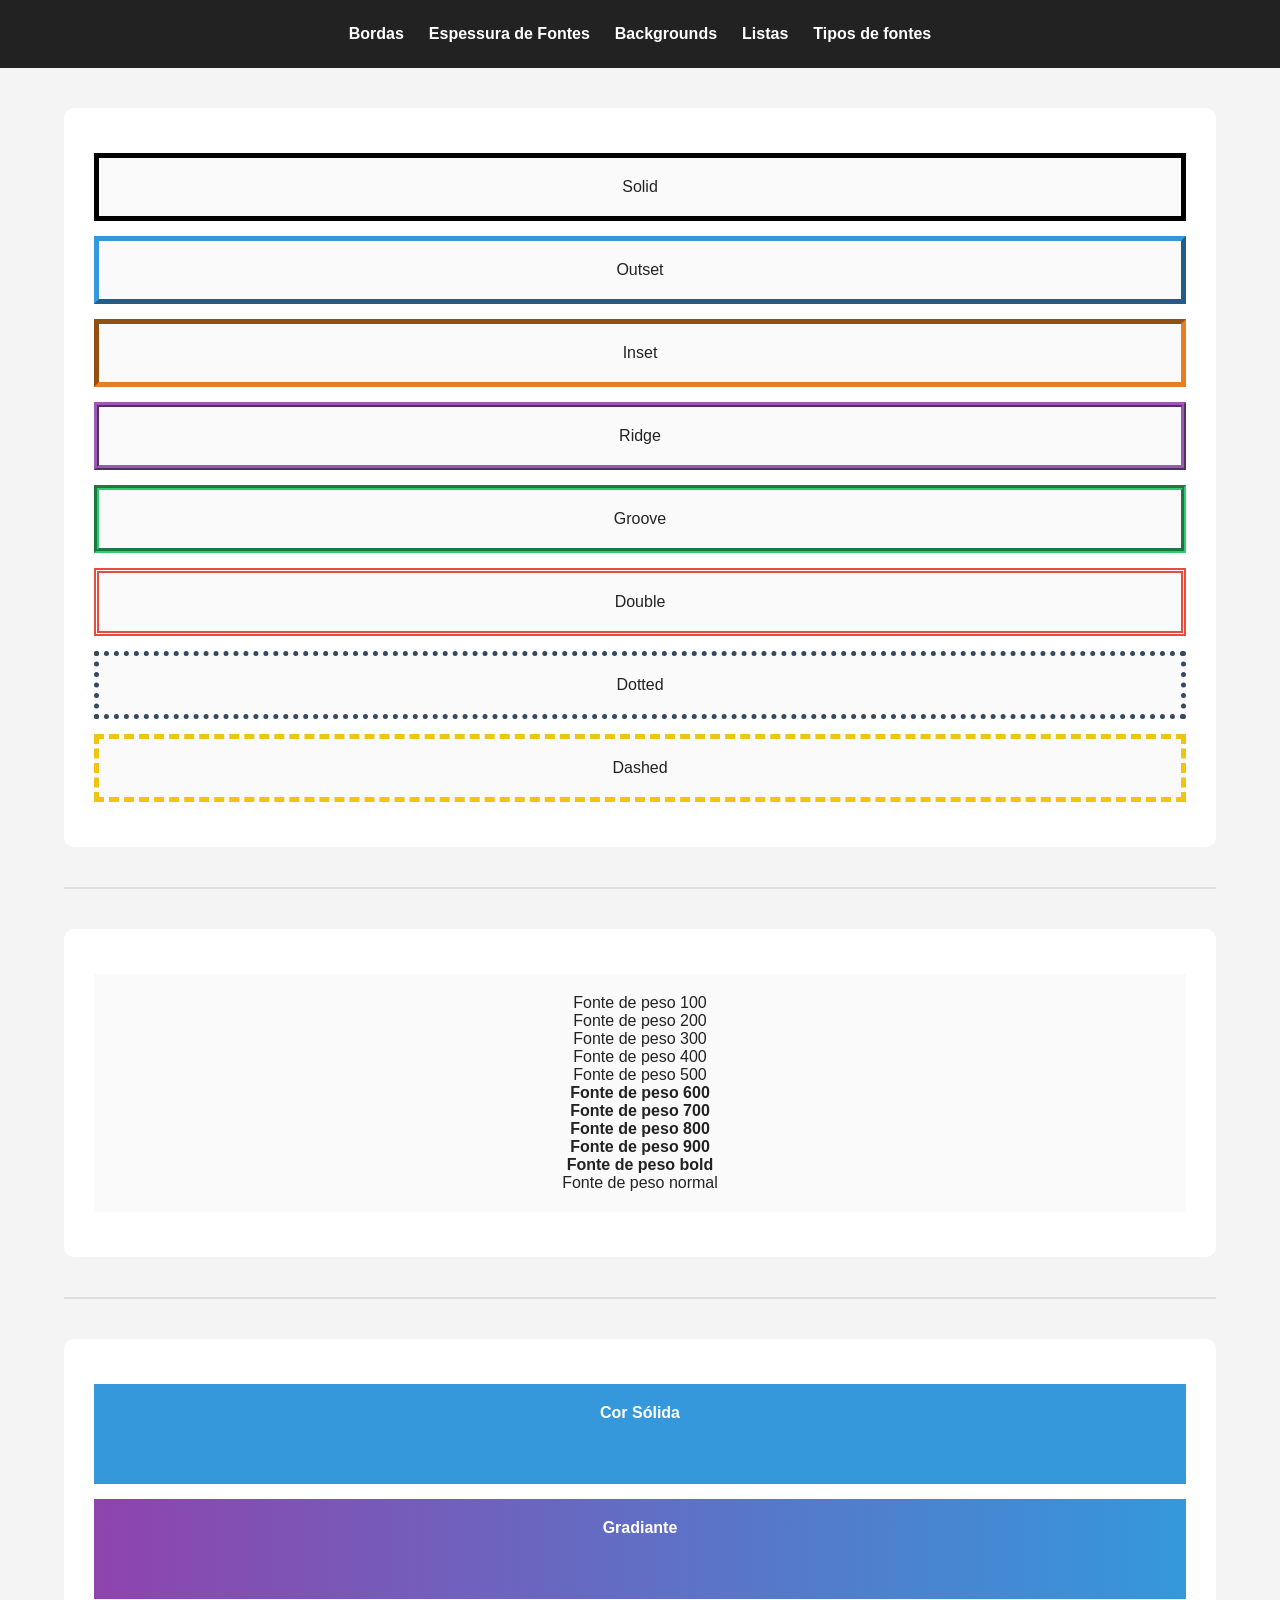
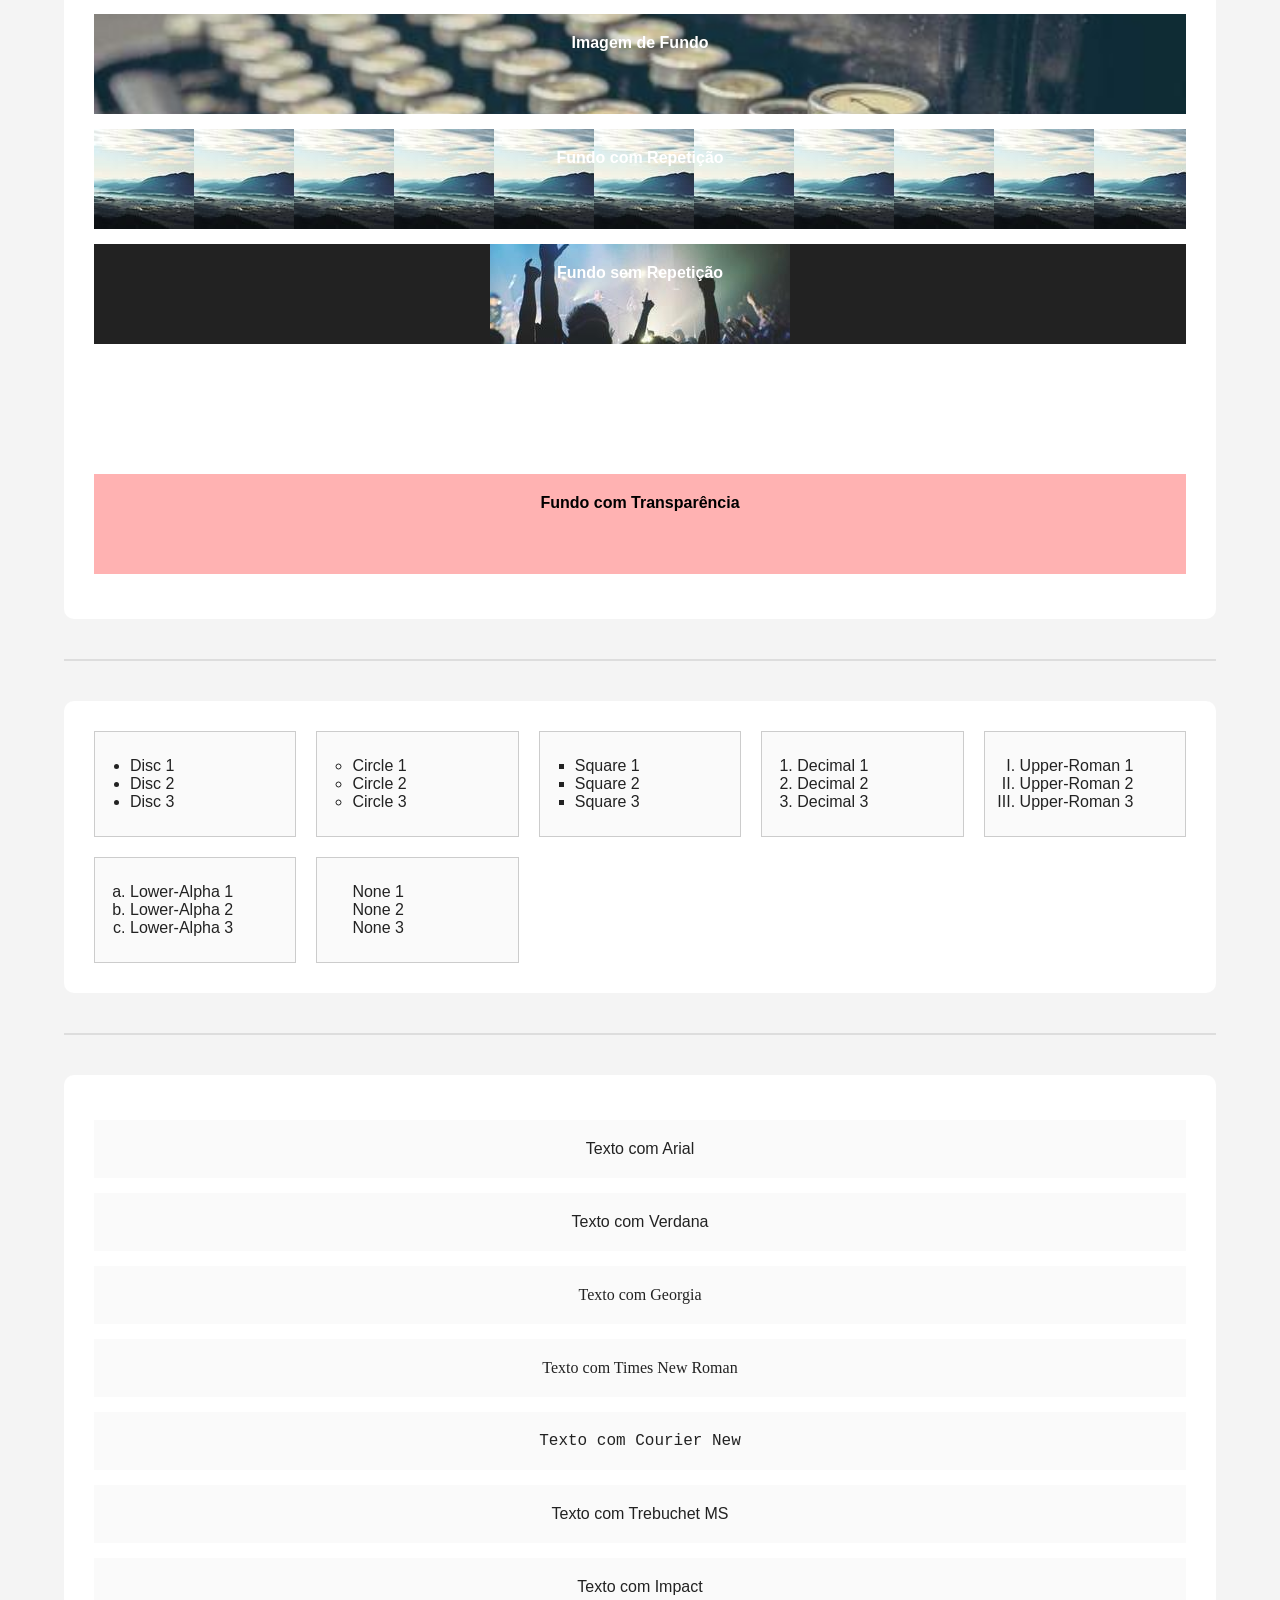
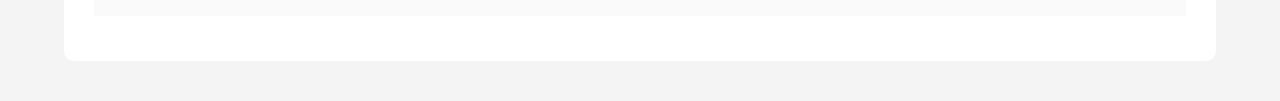
<file: atividade_final_css/index.html>
<!DOCTYPE html>
<html lang="pt-br">
<head>
    <meta charset="UTF-8">
    <meta name="viewport" content="width=device-width, initial-scale=1.0">
    <title>Atividade final de CSS</title>
    <link rel="stylesheet" href="style/style.css">
</head>
<body>
    <header>
        <nav>
            <ul>
                <li><a href="#bordas">Bordas</a></li>
                <li><a href="#espessura-fontes">Espessura de Fontes</a></li>
                <li><a href="#backgrounds">Backgrounds</a></li>
                <li><a href="#listas">Listas</a></li>
                <li><a href="#tipos-fontes">Tipos de fontes</a></li>
            </ul>
        </nav>
    </header>

    <main>
        <section id="bordas" class="secao bordas">
            <article>
                <p>Solid</p>
            </article>
            <article>
              <p>Outset</p>
            </article>
            <article>
                <p>Inset</p>
            </article>
            <article>
                <p>Ridge</p>
            </article>
            <article>
                <p>Groove</p>
            </article>
            <article>
                <p>Double</p>
            </article>
            <article>
                <p>Dotted</p>
            </article>
            <article>
                <p>Dashed</p>
            </article>
        </section>

        <hr>

        <section id="espessura-fontes" class="secao espessura-fontes">
            <article>
                <p class="peso-100">Fonte de peso 100</p>
                <p class="peso-200">Fonte de peso 200</p>
                <p class="peso-300">Fonte de peso 300</p>
                <p class="peso-400">Fonte de peso 400</p>
                <p class="peso-500">Fonte de peso 500</p>
                <p class="peso-600">Fonte de peso 600</p>
                <p class="peso-700">Fonte de peso 700</p>
                <p class="peso-800">Fonte de peso 800</p>
                <p class="peso-900">Fonte de peso 900</p>
                <p class="peso-bold">Fonte de peso bold</p>
                <p class="peso-normal">Fonte de peso normal</p>
            </article>
        </section>

        <hr>

        <section id="backgrounds" class="secao backgrounds">
            <article>
                <p>Cor Sólida</p>
            </article>
            <article>
                <p>Gradiante</p>
            </article>
            <article>
                <p>Imagem de Fundo</p>
            </article>
            <article>
                <p>Fundo com Repetição</p>
            </article>
            <article>
                <p>Fundo sem Repetição</p>
            </article>
            <article>
                <p>Fundo Fixo </p>
            </article>
            <article>
                <p>Fundo com Transparência</p>
            </article>
        </section>

        <hr>

        <section id="listas"  class="secao listas">
            <ul>
                <li>Disc 1 </li>
                <li>Disc 2</li>
                <li>Disc 3 </li>
            </ul>
            <ul>
                <li>Circle 1</li>
                <li>Circle 2</li>
                <li>Circle 3</li>
            </ul>
            <ul>
                <li>Square 1</li>
                <li>Square 2</li>
                <li>Square 3</li>
            </ul>
            <ul>
                <li>Decimal 1</li>
                <li>Decimal 2</li>
                <li>Decimal 3</li>
            </ul>
            <ul>
                <li>Upper-Roman 1</li>
                <li>Upper-Roman 2</li>
                <li>Upper-Roman 3</li>
            </ul>
            <ul>
                <li>Lower-Alpha 1</li>
                <li>Lower-Alpha 2</li>
                <li>Lower-Alpha 3</li>
            </ul>
            <ul>
                <li>None 1</li>
                <li>None 2</li>
                <li>None 3</li>
            </ul>

        </section>
        <hr>

        <section id="tipos-fontes"  class="secao tipos-fontes">
            <article>
                <p>Texto com Arial</p>
            </article> 
            <article>
                <p>Texto com Verdana</p>
            </article>
            <article>
                <p>Texto com Georgia</p>
            </article>
            <article>
                <p>Texto com Times New Roman</p>
            </article>
            <article>
                <p>Texto com Courier New</p>
            </article>
            <article>
                <p>Texto com Trebuchet MS</p>
            </article>
            <article>
                <p>Texto com Impact</p>
            </article>

        </section>
    </main>
</body>
</html>
</file>
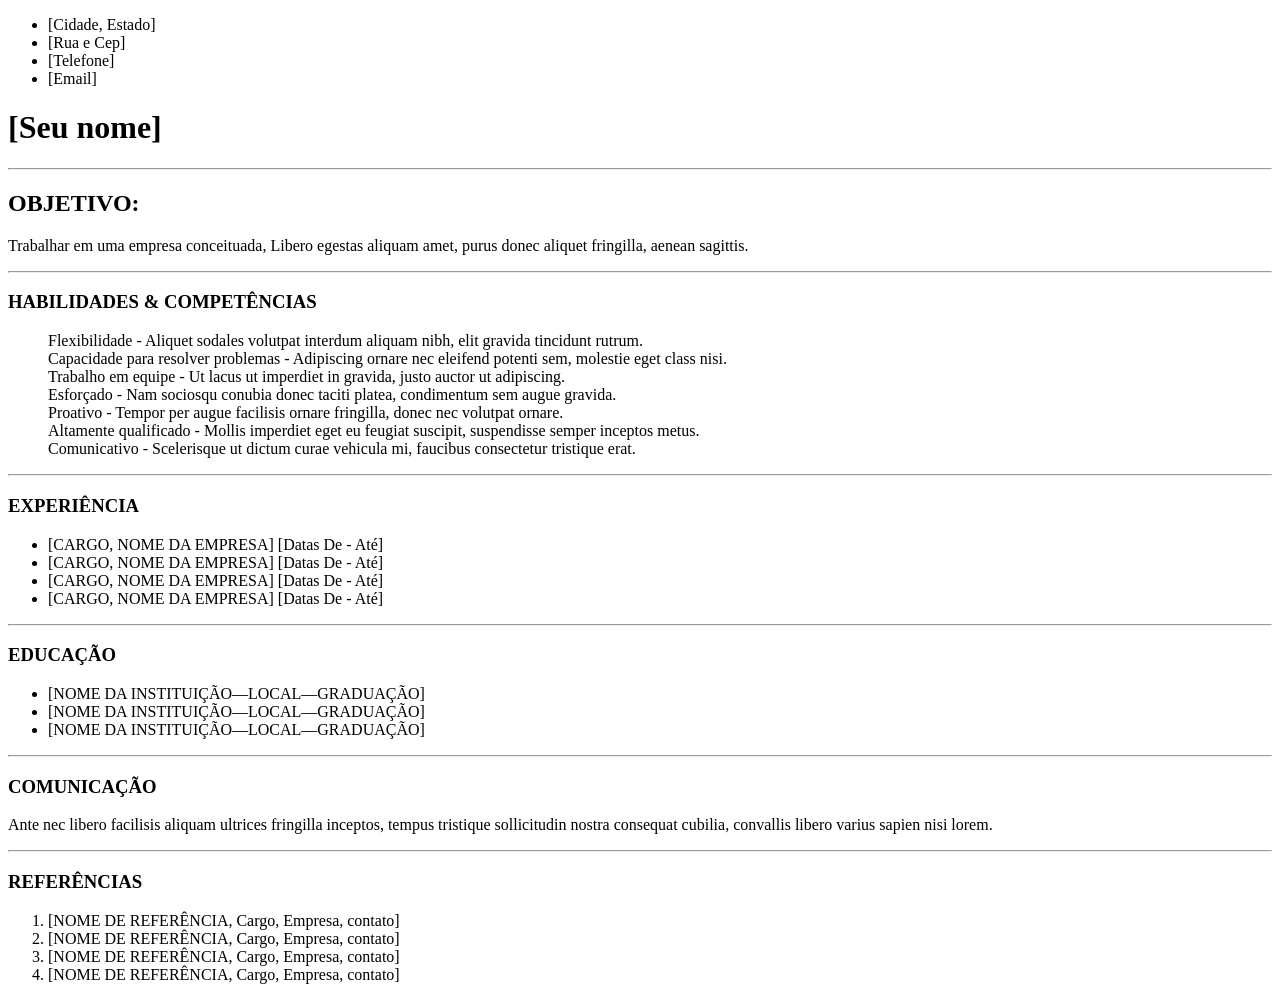
<file: curriculo_html/index.html>
<!DOCTYPE html>
<html lang="pt-br">
 
<head>
    <meta charset="utf-8" />
    <title>Curriculum</title>
</head>
 
<body>
 
    <ul>
        <li> [Cidade, Estado]</li>
        <li> [Rua e Cep] </li>
        <li> [Telefone]</li>
        <li> [Email]</li>
    </ul>
 
    <p>
    <h1>[Seu nome]</h1>
    <hr>
    </p>
    <p>
    <h2>OBJETIVO: </h2> Trabalhar em uma empresa conceituada, Libero egestas aliquam amet, purus donec aliquet
    fringilla, aenean sagittis.
    </p>
    <hr>
 
    <dl>
        <dt>
            <h3>HABILIDADES & COMPETÊNCIAS </h3>
        </dt>
        <dd> Flexibilidade - Aliquet sodales volutpat interdum aliquam nibh, elit gravida tincidunt rutrum.</dd>
        <dd> Capacidade para resolver problemas - Adipiscing ornare nec eleifend potenti sem, molestie eget class nisi.</dd>
        <dd> Trabalho em equipe - Ut lacus ut imperdiet in gravida, justo auctor ut adipiscing. </dd>
        <dd> Esforçado - Nam sociosqu conubia donec taciti platea, condimentum sem augue gravida. </dd>
        <dd> Proativo - Tempor per augue facilisis ornare fringilla, donec nec volutpat ornare. </dd>
        <dd> Altamente qualificado - Mollis imperdiet eget eu feugiat suscipit, suspendisse semper inceptos metus. </dd>
        <dd> Comunicativo - Scelerisque ut dictum curae vehicula mi, faucibus consectetur tristique erat.</dd>
    </dl>
    <hr>
 
    <h3>EXPERIÊNCIA </h3>
    <ul>
        <li>[CARGO, NOME DA EMPRESA] [Datas De - Até] </li>
        <li>[CARGO, NOME DA EMPRESA] [Datas De - Até] </li>
        <li>[CARGO, NOME DA EMPRESA] [Datas De - Até] </li>
        <li>[CARGO, NOME DA EMPRESA] [Datas De - Até] </li>
    </ul>
    <hr>
    
    <h3>EDUCAÇÃO </h3>
    <ul>
        <li>[NOME DA INSTITUIÇÃO—LOCAL—GRADUAÇÃO]</li>
        <li>[NOME DA INSTITUIÇÃO—LOCAL—GRADUAÇÃO]</li>
        <li>[NOME DA INSTITUIÇÃO—LOCAL—GRADUAÇÃO]</li>
    </ul>
 
    <p>
        <hr>
    <h3>COMUNICAÇÃO </h3>
    Ante nec libero facilisis aliquam ultrices fringilla inceptos, tempus tristique sollicitudin nostra consequat
    cubilia, convallis libero varius sapien nisi lorem.
    </p>
    <hr>
    <p>
    <h3>REFERÊNCIAS </h3>
    </p>
    <ol>
        <li> [NOME DE REFERÊNCIA, Cargo, Empresa, contato] </li>
        <li> [NOME DE REFERÊNCIA, Cargo, Empresa, contato] </li>
        <li> [NOME DE REFERÊNCIA, Cargo, Empresa, contato] </li>
        <li> [NOME DE REFERÊNCIA, Cargo, Empresa, contato] </li>
    </ol>
 
</body>
 
</html>
</file>
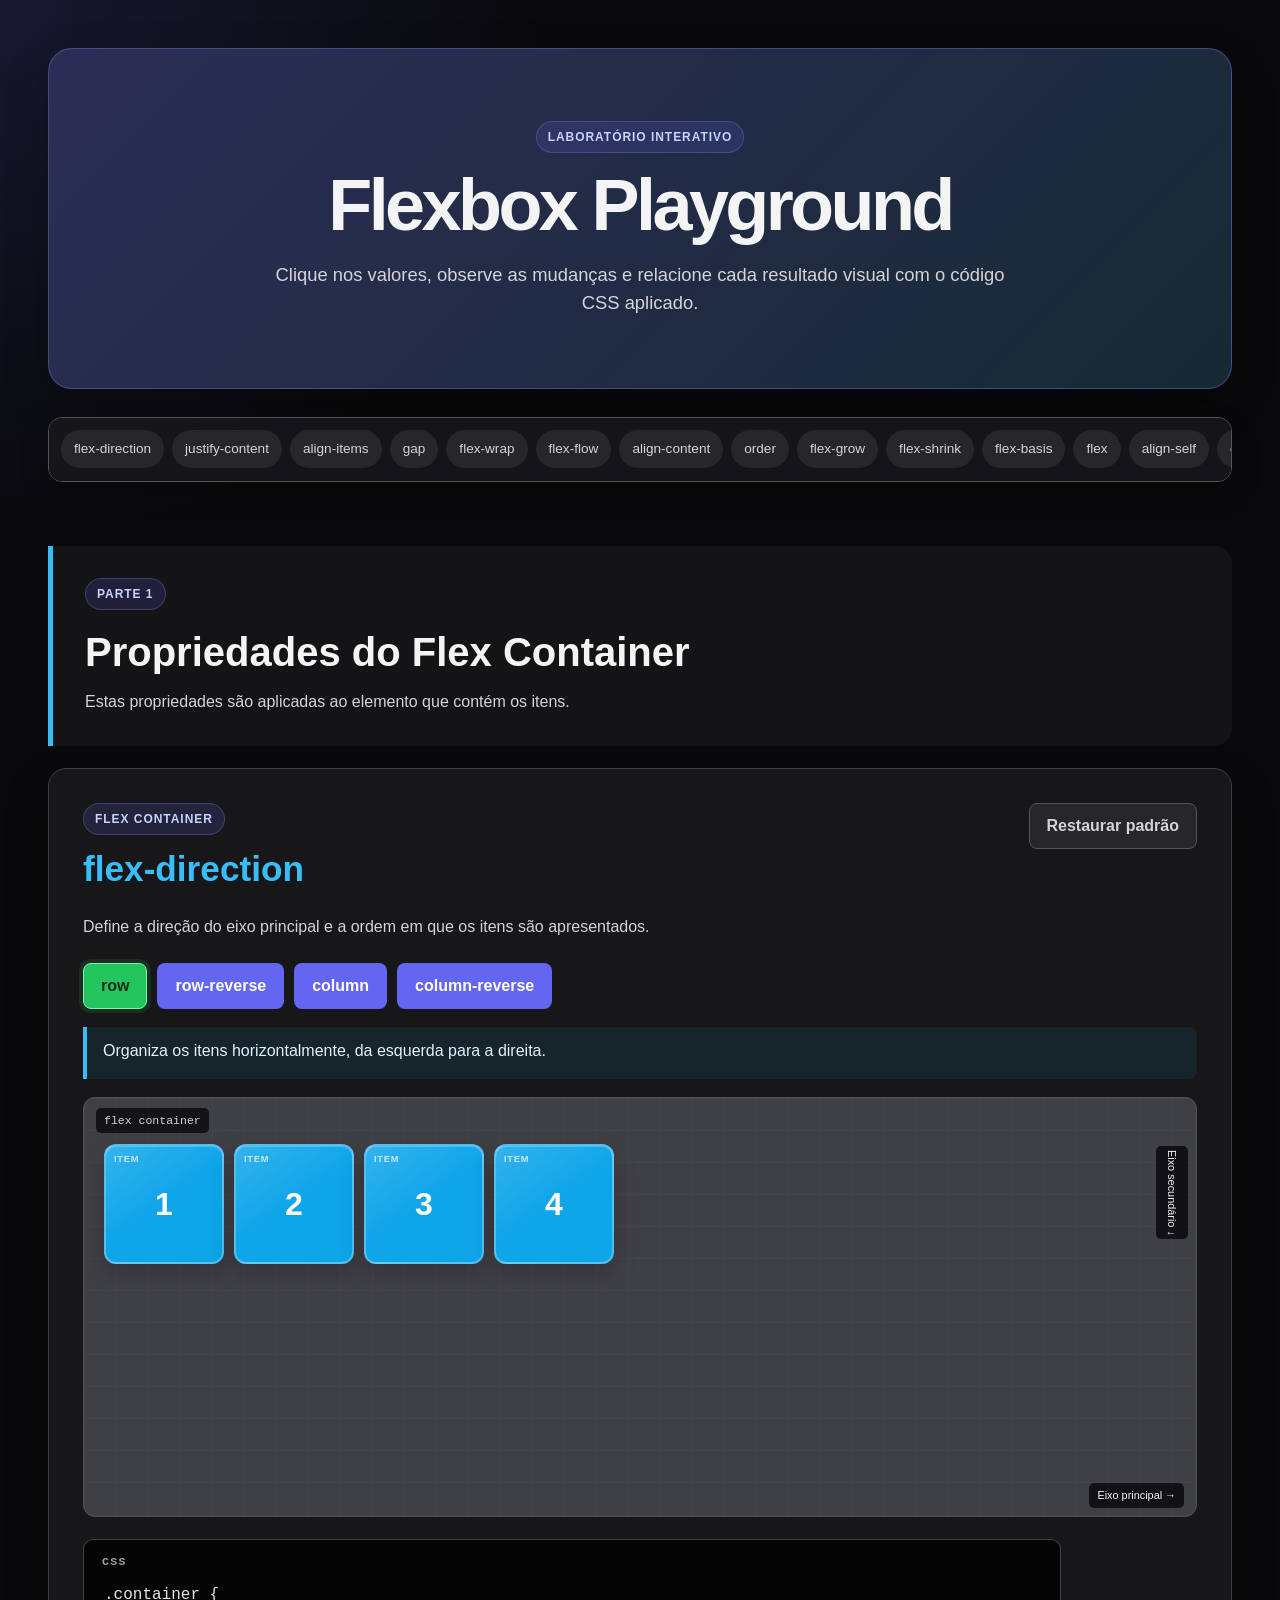
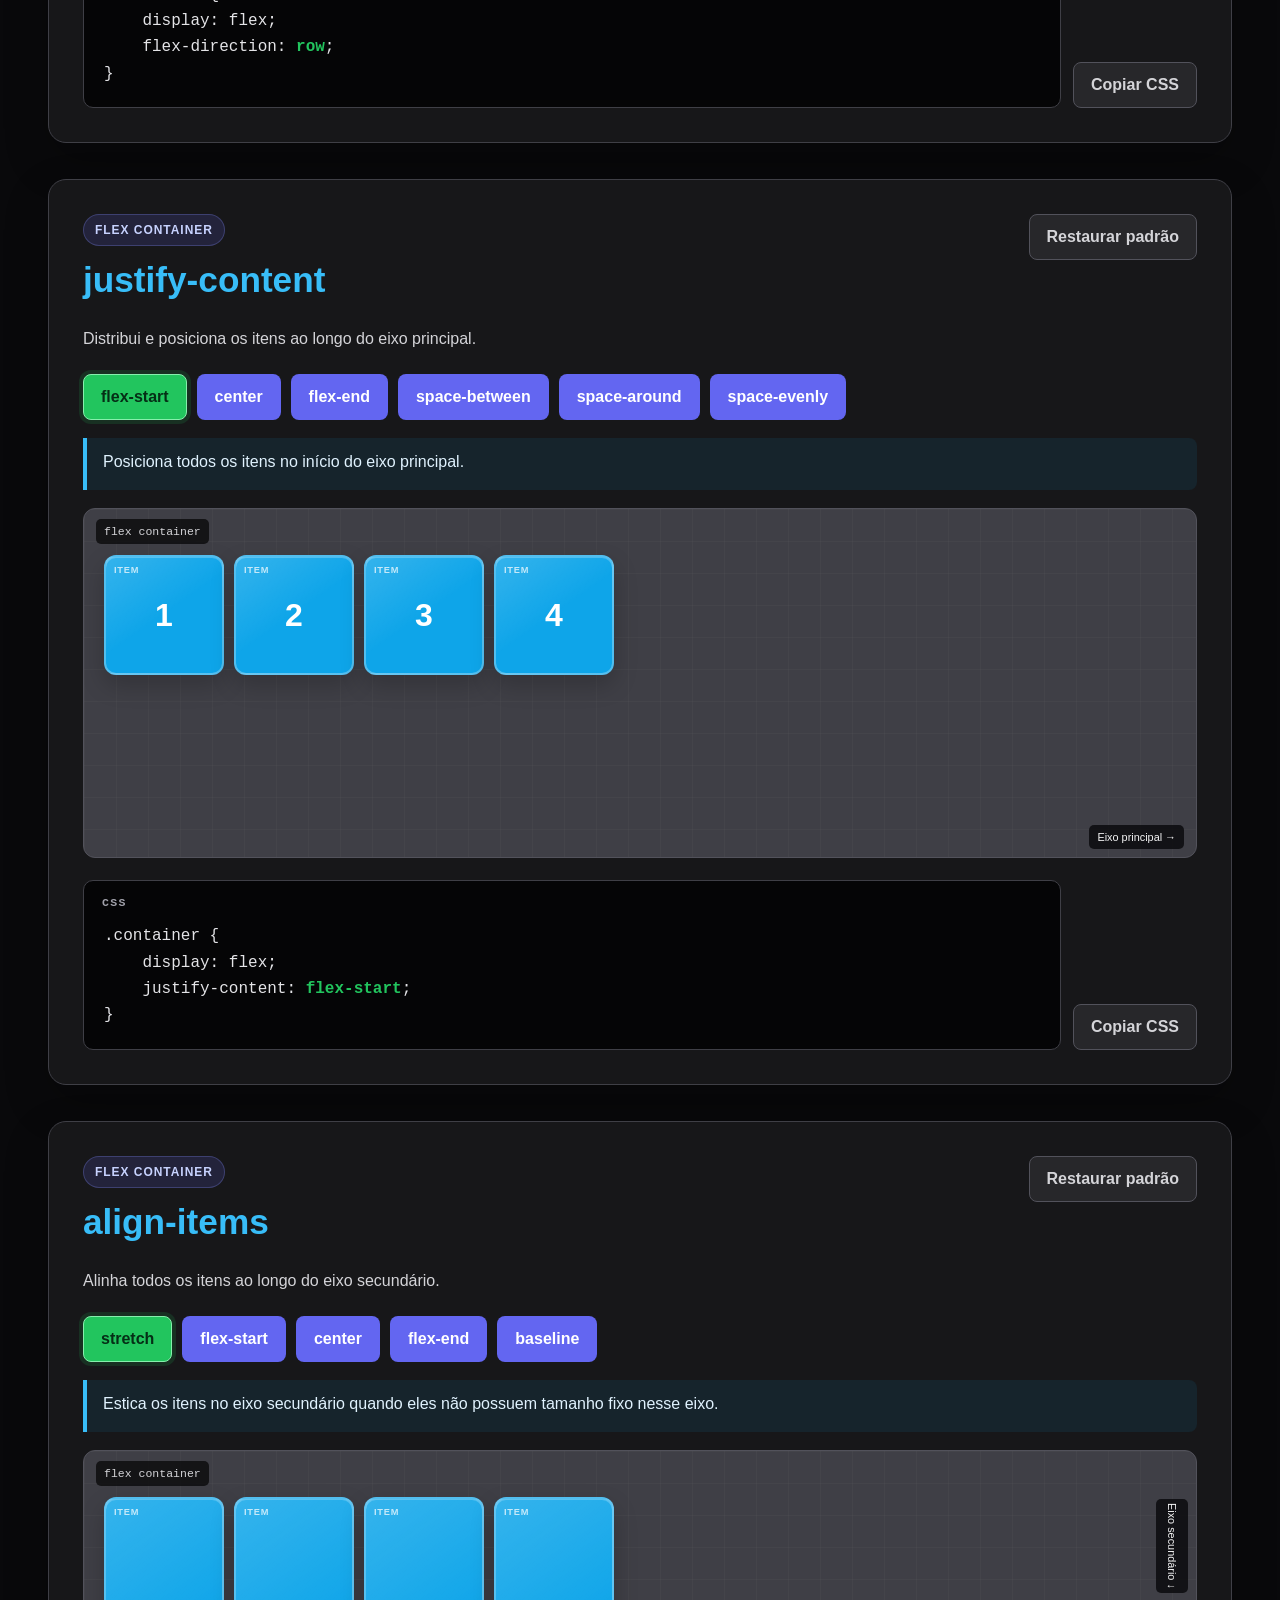
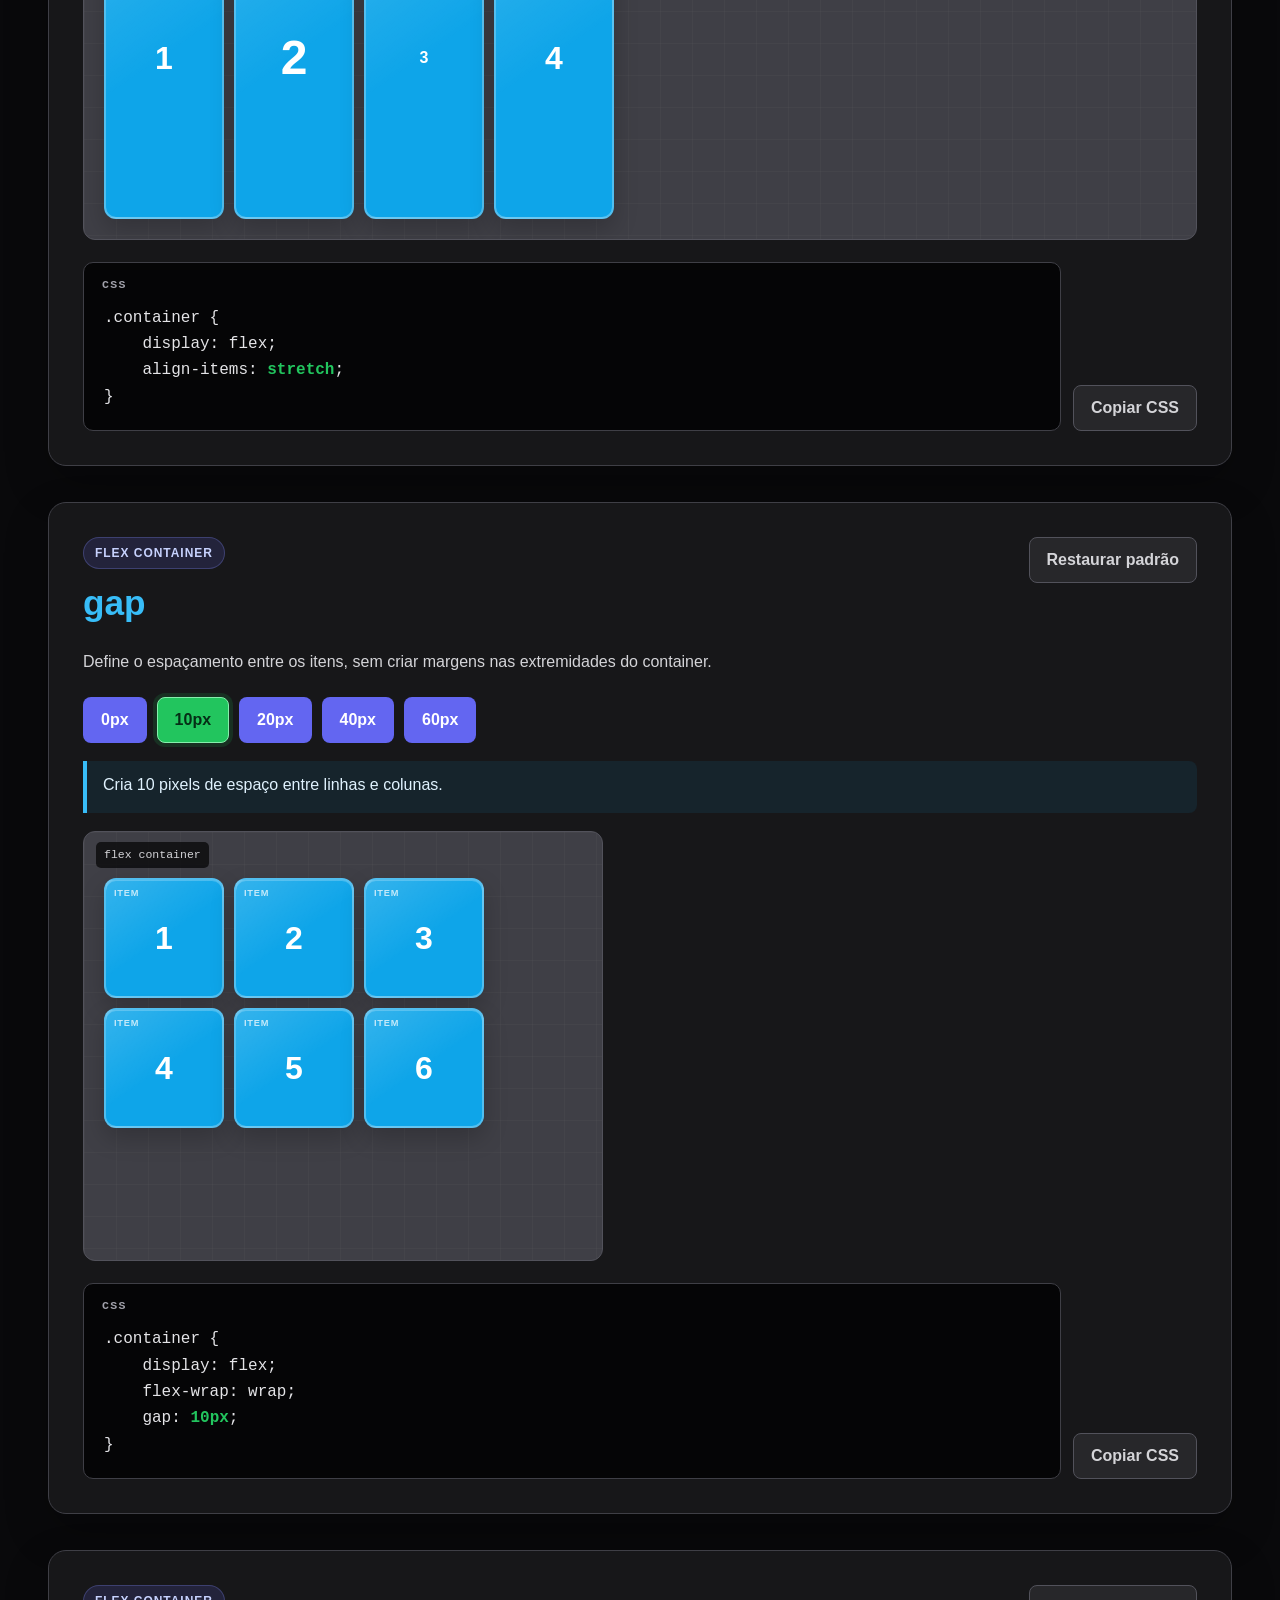
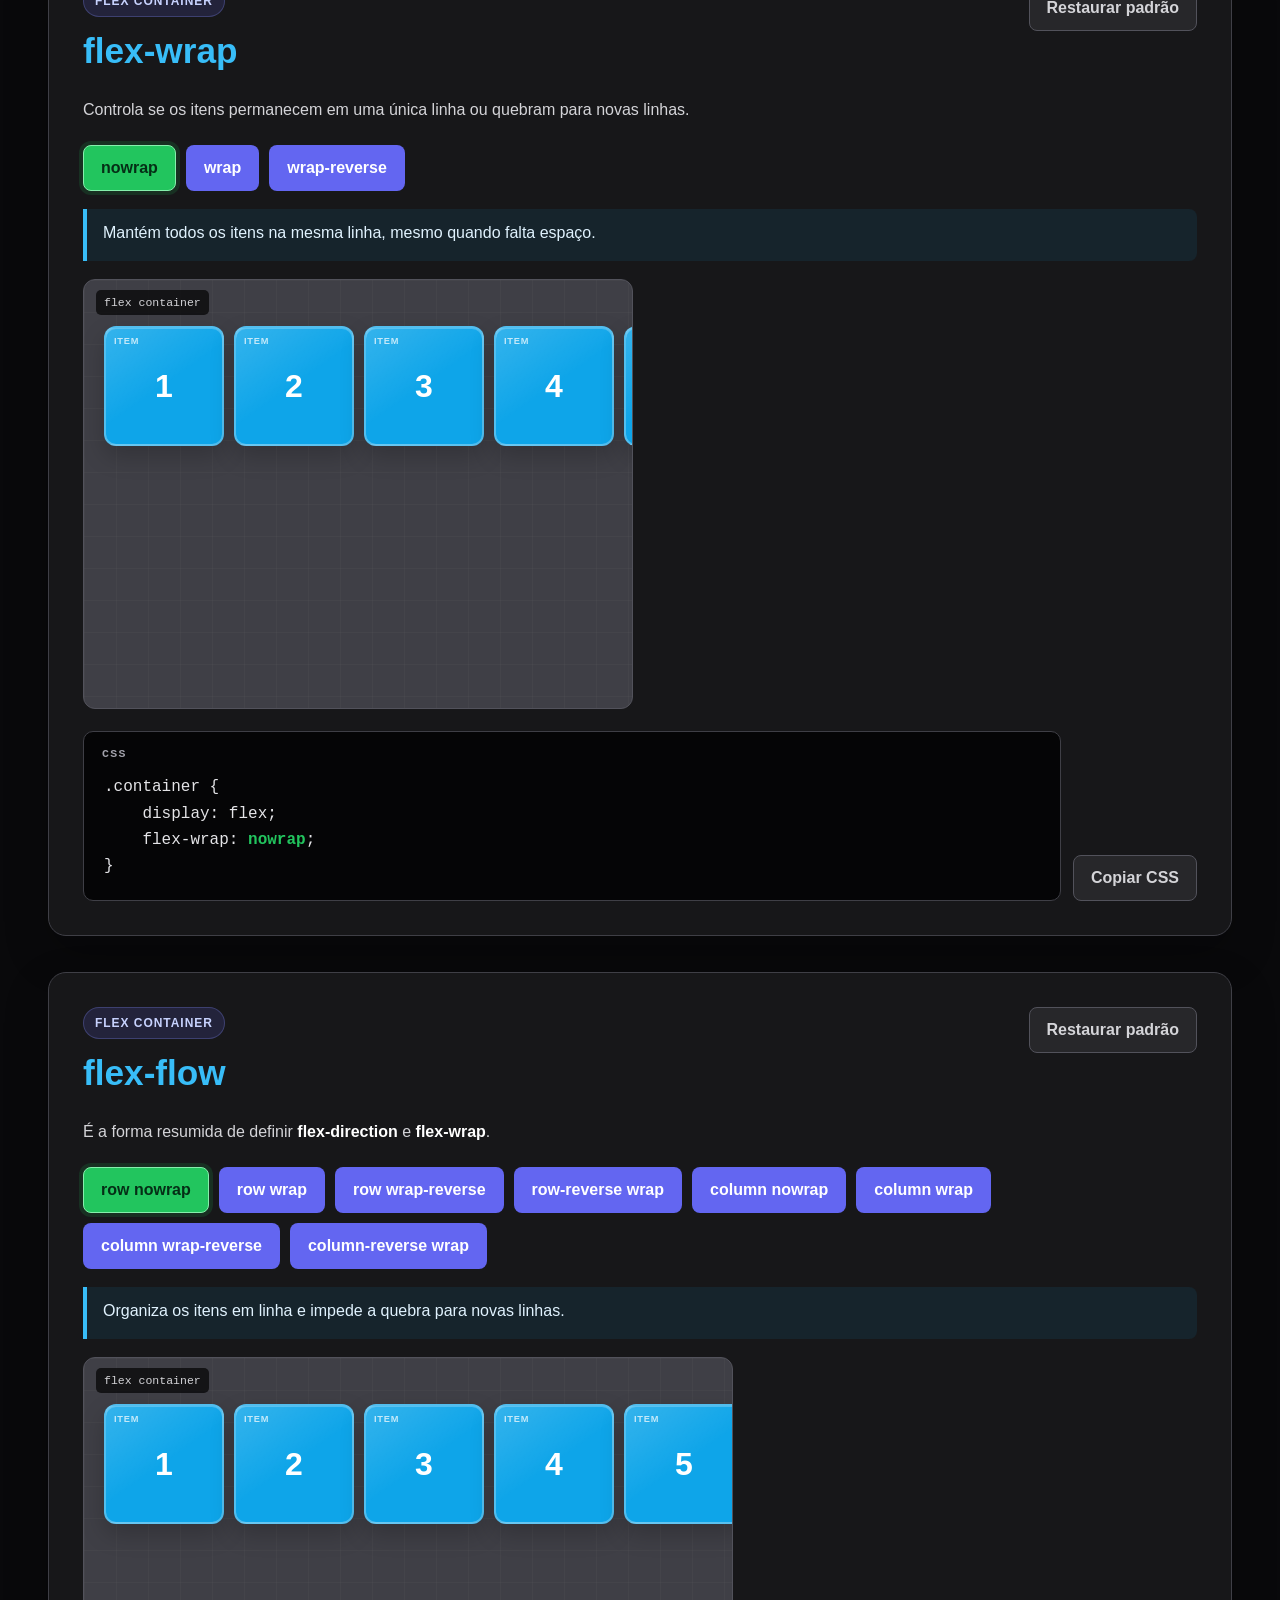
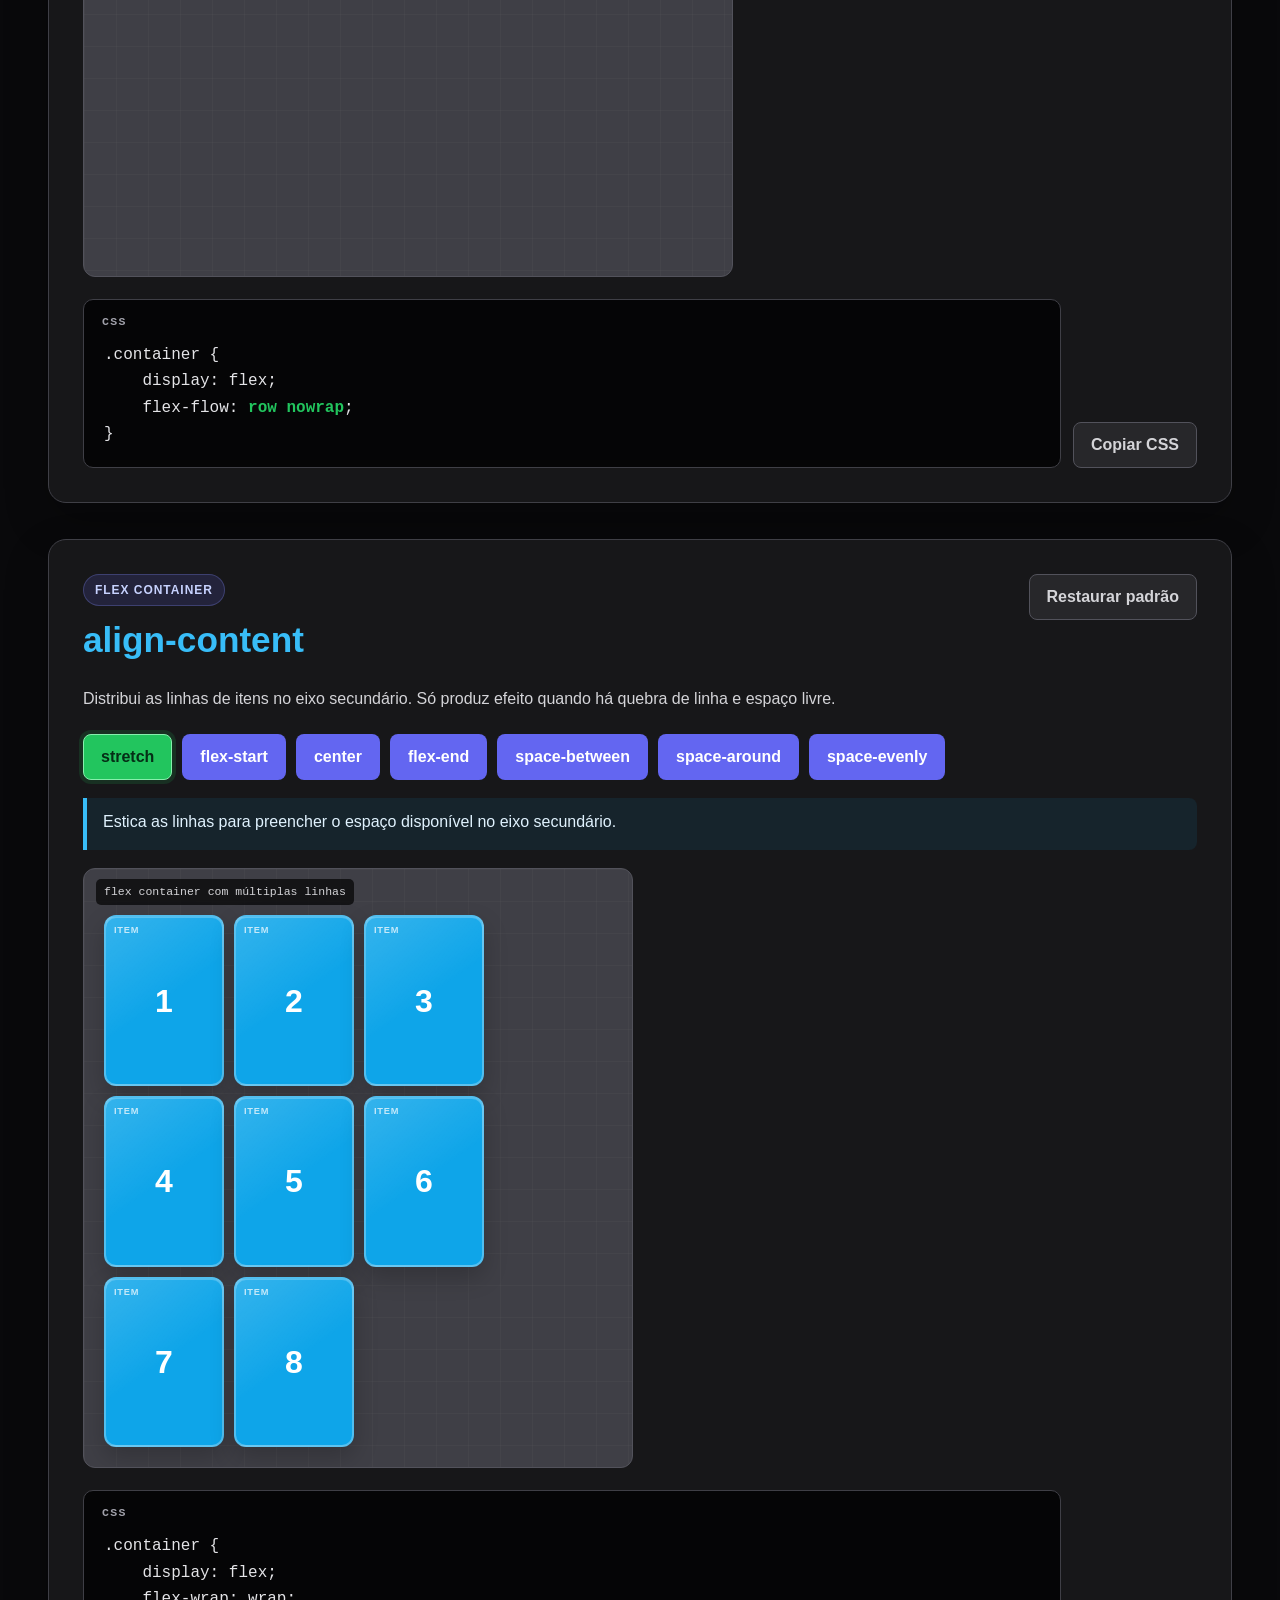
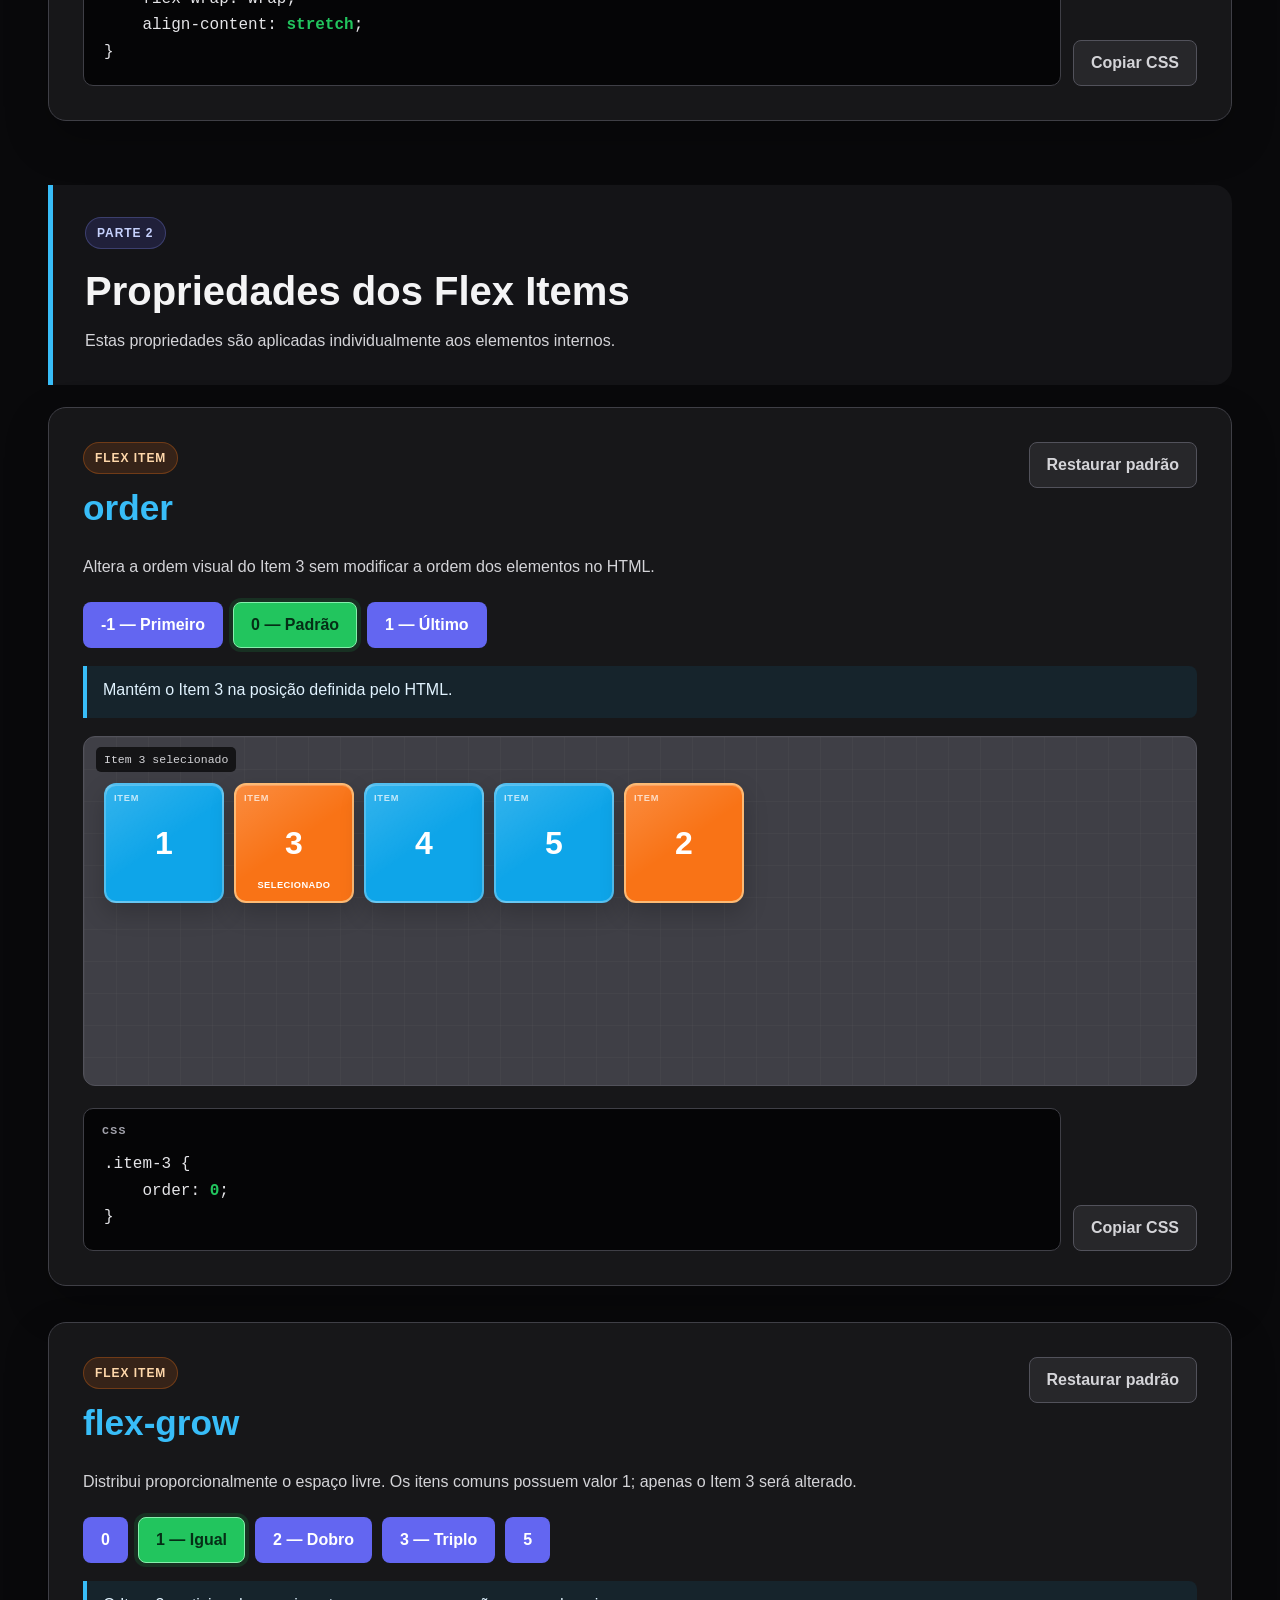
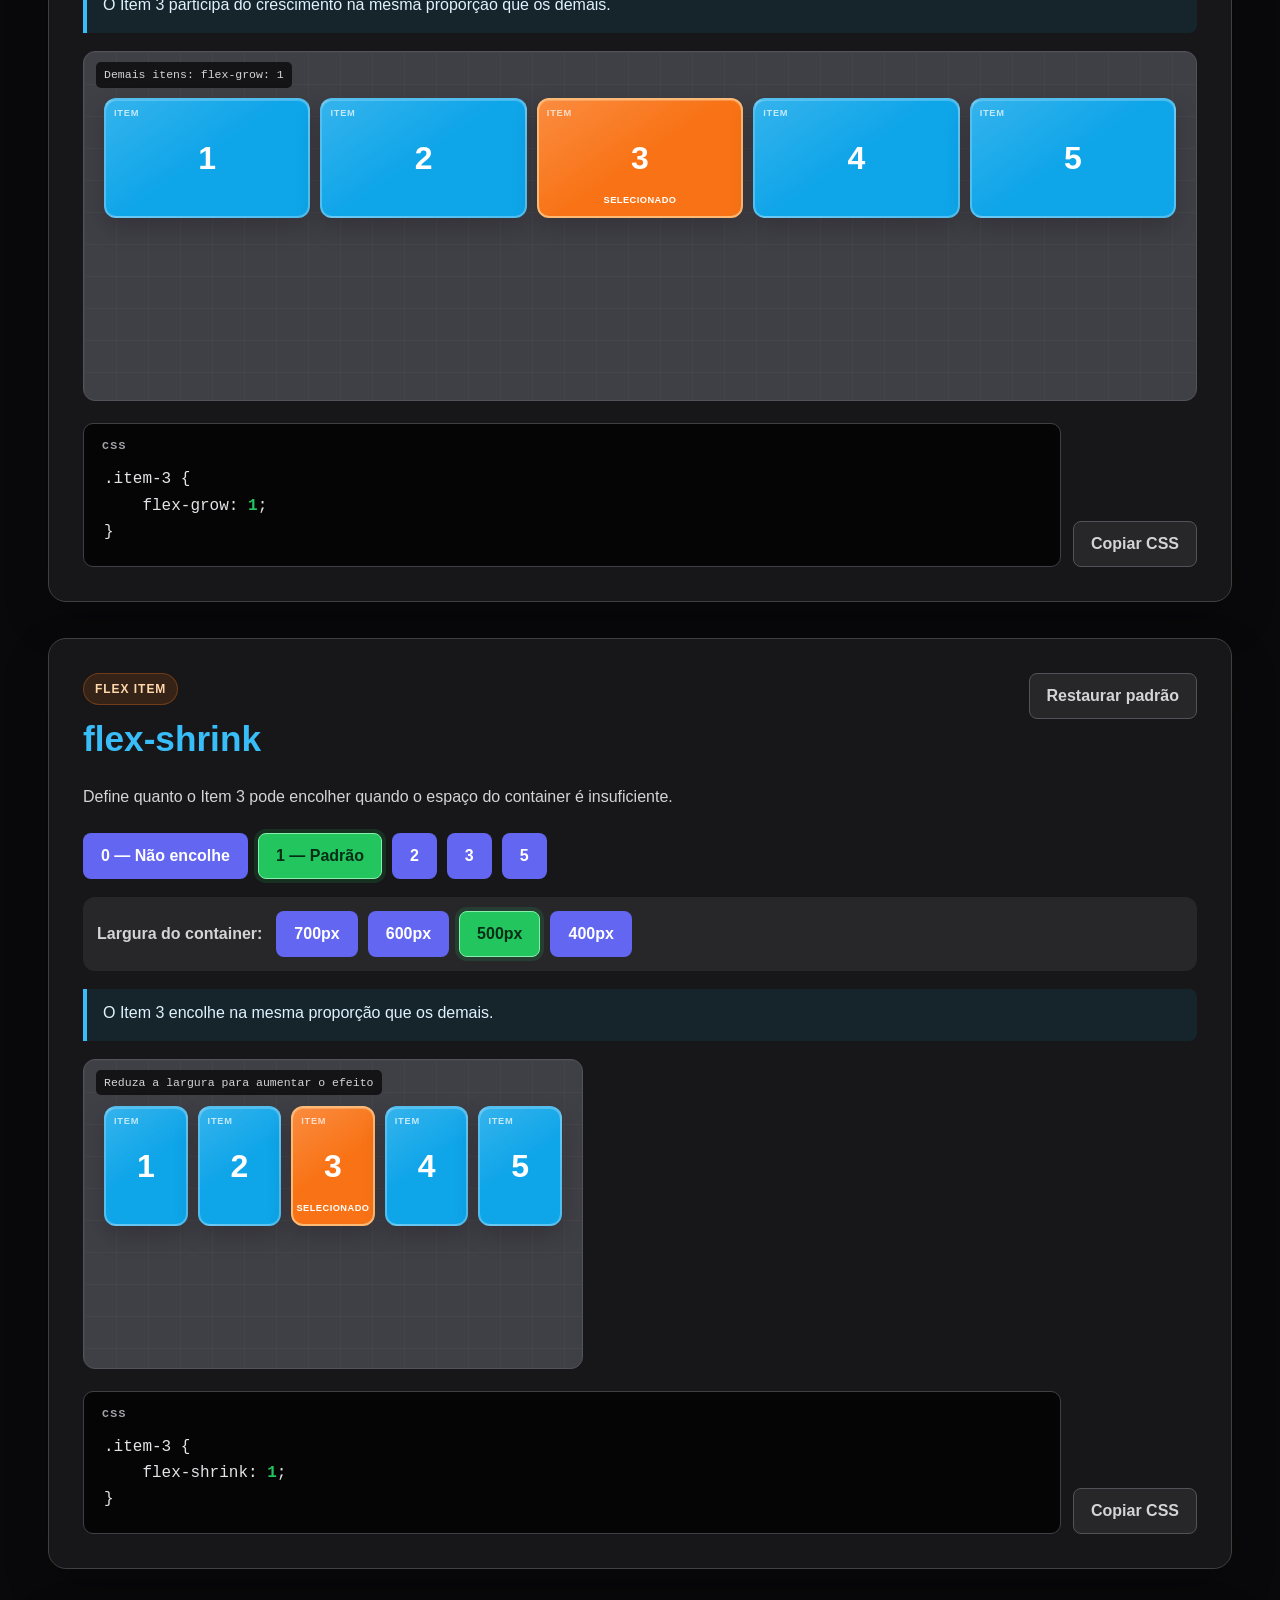
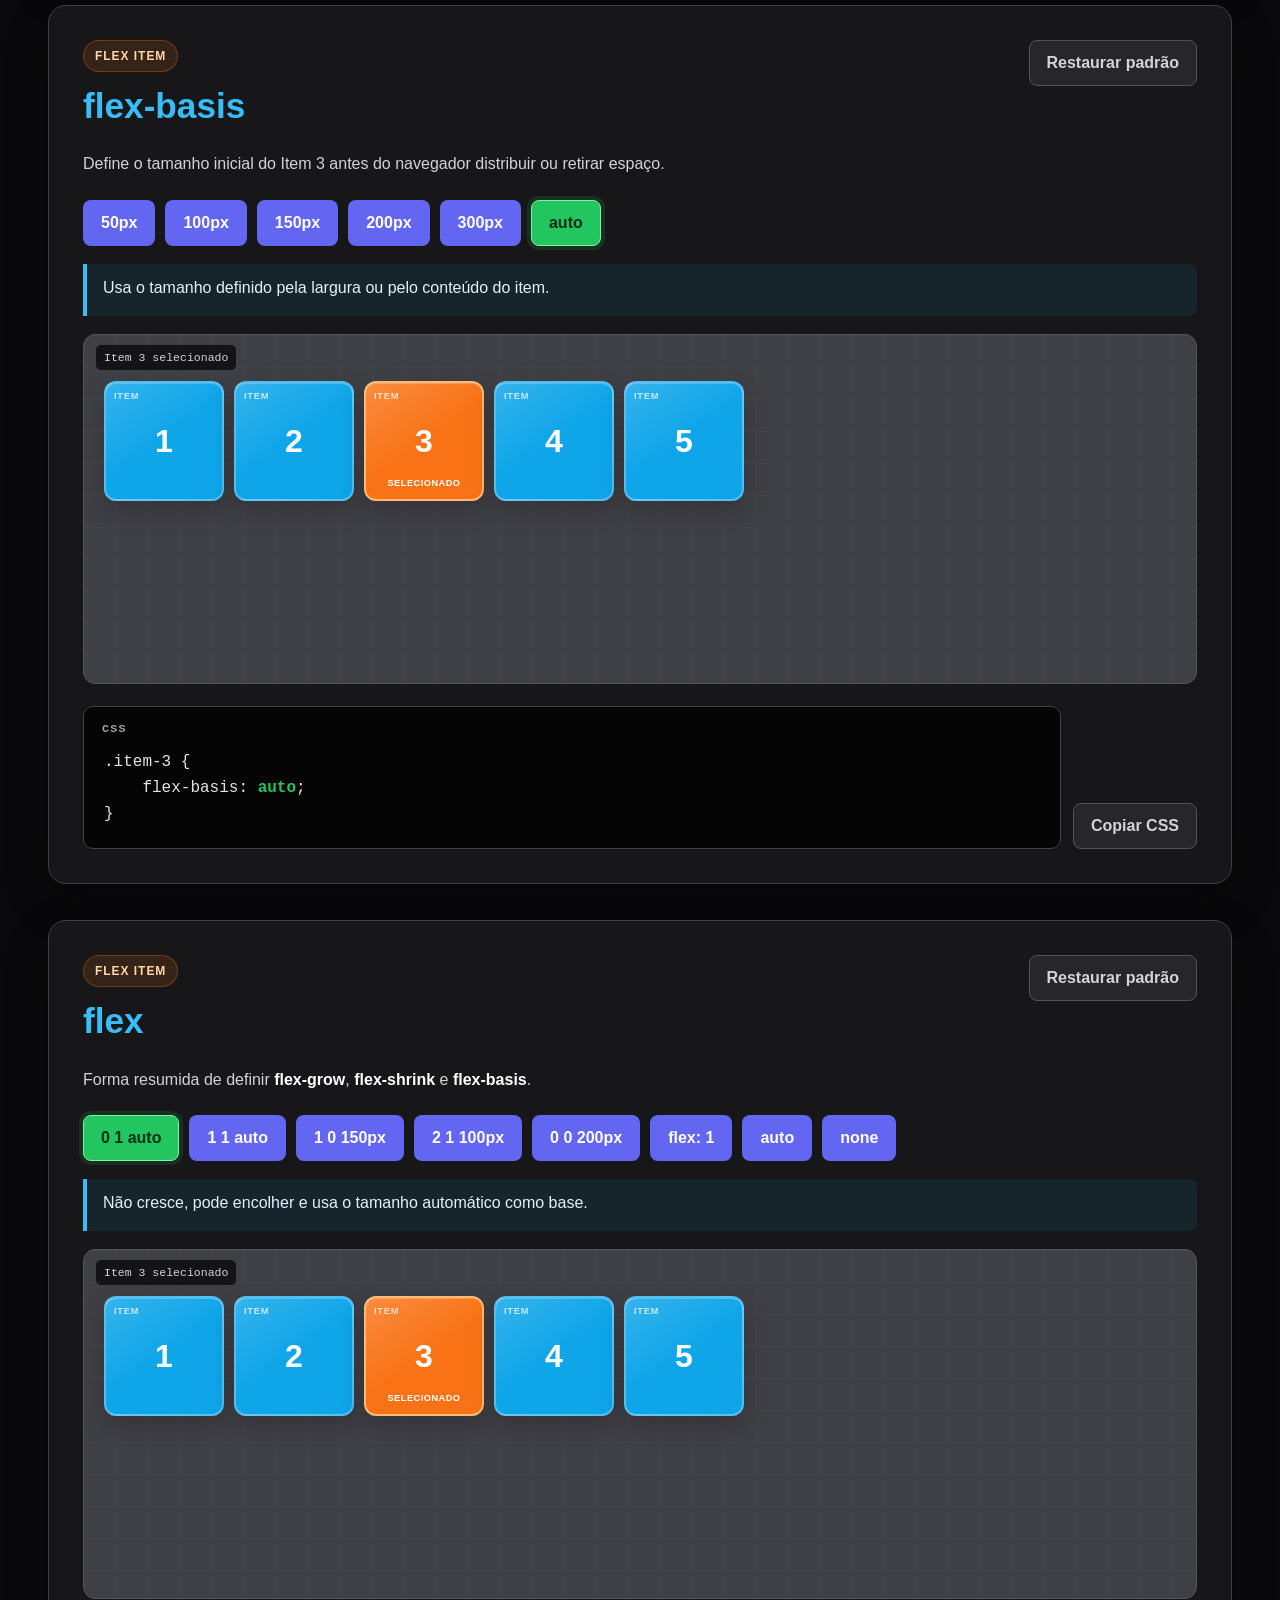
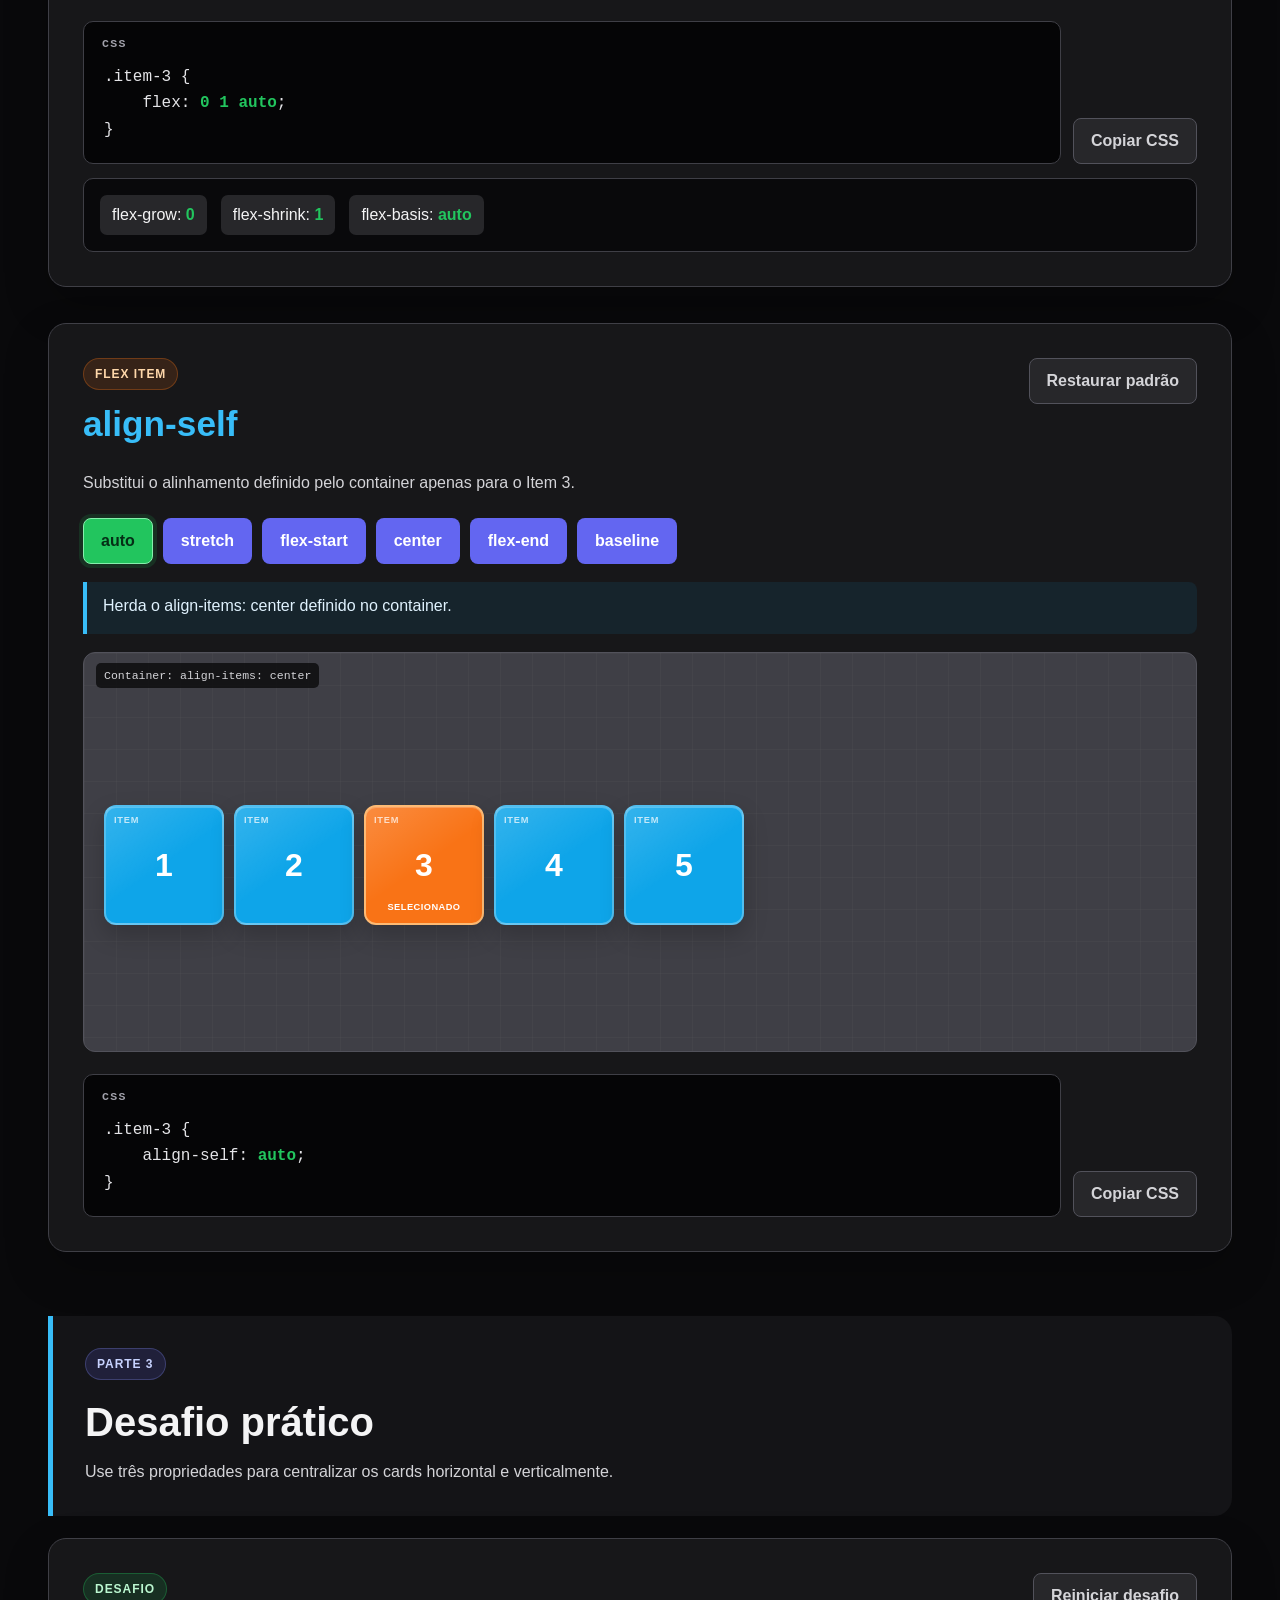
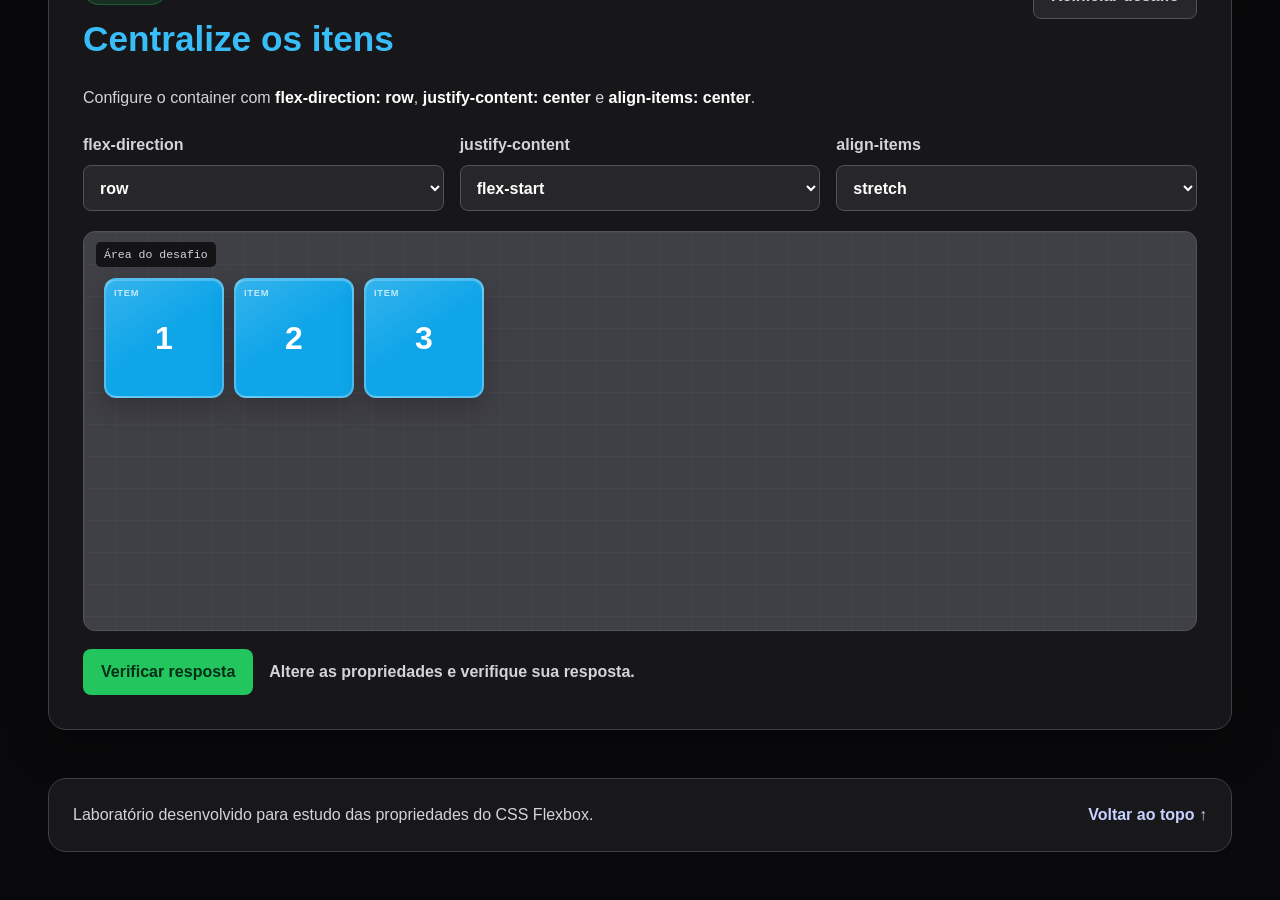
<file: flexbox/index.html>
<!-- Define que o documento utiliza HTML5. Deve ser a primeira declaração do arquivo. -->
<!DOCTYPE html>
<!-- A tag html envolve toda a página. lang="pt-BR" informa o idioma para navegadores e leitores de tela. -->
<html lang="pt-BR">
 
<!-- O head guarda configurações e informações que não aparecem diretamente no conteúdo visual. -->
<head>
    <!-- Permite utilizar acentos, cedilha e outros caracteres especiais corretamente. -->
    <meta charset="UTF-8">
    <!-- Faz o layout respeitar a largura real de celulares, tablets e computadores. -->
    <meta name="viewport" content="width=device-width, initial-scale=1.0">
    <!-- Descrição usada por mecanismos de busca e no compartilhamento do link. -->
    <meta name="description" content="Laboratório interativo para aprender e praticar as principais propriedades do CSS Flexbox.">
    <!-- Texto exibido na aba do navegador. -->
    <title>Laboratório Flexbox</title>
    <!-- Conecta o HTML ao arquivo CSS responsável pela aparência da página. -->
    <link rel="stylesheet" href="style/style.css">
</head>
 
<!-- O body contém todo o conteúdo visível da página. -->
<body>
 
    <!-- ===================================================
         CABEÇALHO PRINCIPAL
         Apresenta o nome e a proposta do laboratório.
    =================================================== -->
    <header class="page-header">
        <!-- Pequeno rótulo visual acima do título principal. -->
        <span class="page-label">Laboratório interativo</span>
        <!-- h1 é o título principal e deve representar o assunto da página. -->
        <h1>Flexbox Playground</h1>
        <p>
            Clique nos valores, observe as mudanças e relacione cada resultado visual
            com o código CSS aplicado.
        </p>
    </header>
 
    <!-- ===================================================
         NAVEGAÇÃO INTERNA
         Cada link aponta para o id de uma seção da página.
         aria-label descreve o menu para tecnologias assistivas.
    =================================================== -->
    <nav class="property-navigation" aria-label="Navegação das propriedades do Flexbox">
        <a href="#flex-direction">flex-direction</a>
        <a href="#justify-content">justify-content</a>
        <a href="#align-items">align-items</a>
        <a href="#gap">gap</a>
        <a href="#flex-wrap">flex-wrap</a>
        <a href="#flex-flow">flex-flow</a>
        <a href="#align-content">align-content</a>
        <a href="#order">order</a>
        <a href="#flex-grow">flex-grow</a>
        <a href="#flex-shrink">flex-shrink</a>
        <a href="#flex-basis">flex-basis</a>
        <a href="#flex">flex</a>
        <a href="#align-self">align-self</a>
        <a href="#desafio">desafio</a>
    </nav>
 
    <!-- O main reúne o conteúdo principal do laboratório. -->
    <main>
        <!-- ===================================================
             PARTE 1 — PROPRIEDADES DO FLEX CONTAINER
             São aplicadas ao elemento pai, responsável por organizar os itens.
        =================================================== -->
        <header class="group-header">
            <span>Parte 1</span>
            <h2>Propriedades do Flex Container</h2>
            <p>Estas propriedades são aplicadas ao elemento que contém os itens.</p>
        </header>
 
        <!-- ===================================================
             SEÇÃO: flex-direction
             Define a direção do eixo principal e a ordem inicial dos itens.
             O id permite acessar esta seção pelo menu de navegação.
        =================================================== -->
        <section class="demo" id="flex-direction">
            <!-- Agrupa o título da propriedade e o botão que restaura o valor inicial. -->
            <div class="demo-heading">
                <div>
                    <span class="property-type">Flex Container</span>
                    <h2>flex-direction</h2>
                </div>
                <button type="button" class="reset-button" data-reset-section="direction">Restaurar padrão</button>
            </div>
 
            <p class="demo-introduction">
                Define a direção do eixo principal e a ordem em que os itens são apresentados.
            </p>
 
            <!--
                Grupo de botões com os valores da propriedade.
                role="group" e aria-label ajudam leitores de tela.
                data-* guarda o valor que será lido pelo JavaScript.
                aria-pressed informa qual botão está ativo.
            -->
            <div class="buttons" role="group" aria-label="Valores de flex-direction">
                <button type="button" class="active" data-direction="row" aria-pressed="true">row</button>
                <button type="button" data-direction="row-reverse" aria-pressed="false">row-reverse</button>
                <button type="button" data-direction="column" aria-pressed="false">column</button>
                <button type="button" data-direction="column-reverse" aria-pressed="false">column-reverse</button>
            </div>
 
            <!--
                Descrição atualizada pelo JavaScript conforme o botão escolhido.
                aria-live="polite" permite anunciar a mudança para leitores de tela.
            -->
            <p class="property-description direction-description" aria-live="polite">
                Organiza os itens horizontalmente, da esquerda para a direita.
            </p>
 
            <!--
                Área visual da demonstração.
                A classe container recebe display:flex no CSS.
                A segunda classe identifica a propriedade demonstrada.
            -->
            <div class="container direction-container" id="direction-container">
                <span class="container-label">flex container</span>
                <!-- Indicadores dos eixos; o JavaScript atualiza as setas nesta seção. -->
                <span class="axis axis-main direction-main-axis">Eixo principal →</span>
                <span class="axis axis-cross direction-cross-axis">Eixo secundário ↓</span>
                <!-- Cada elemento .item é um Flex Item. Os números facilitam observar ordem e posição. -->
                <div class="item"><span>1</span></div>
                <div class="item"><span>2</span></div>
                <div class="item"><span>3</span></div>
                <div class="item"><span>4</span></div>
            </div>
 
            <!--
                Mostra o CSS correspondente ao valor selecionado.
                pre preserva espaços e quebras de linha; code identifica código-fonte.
                O botão usa data-copy-property e data-copy-target para copiar o resultado.
            -->
            <div class="code-wrapper">
                <pre class="code"><code>.container {
    display: flex;
    flex-direction: <strong class="direction-value" aria-live="polite">row</strong>;
}</code></pre>
                <button type="button" class="copy-button" data-copy-property="flex-direction"
                    data-copy-target=".direction-value">Copiar CSS</button>
            </div>
        </section>
 
        <!-- ===================================================
             SEÇÃO: justify-content
             Distribui os itens ao longo do eixo principal.
             O id permite acessar esta seção pelo menu de navegação.
        =================================================== -->
        <section class="demo" id="justify-content">
            <!-- Agrupa o título da propriedade e o botão que restaura o valor inicial. -->
            <div class="demo-heading">
                <div>
                    <span class="property-type">Flex Container</span>
                    <h2>justify-content</h2>
                </div>
                <button type="button" class="reset-button" data-reset-section="justify">Restaurar padrão</button>
            </div>
 
            <p class="demo-introduction">
                Distribui e posiciona os itens ao longo do eixo principal.
            </p>
 
            <!--
                Grupo de botões com os valores da propriedade.
                role="group" e aria-label ajudam leitores de tela.
                data-* guarda o valor que será lido pelo JavaScript.
                aria-pressed informa qual botão está ativo.
            -->
            <div class="buttons" role="group" aria-label="Valores de justify-content">
                <button type="button" class="active" data-justify="flex-start" aria-pressed="true">flex-start</button>
                <button type="button" data-justify="center" aria-pressed="false">center</button>
                <button type="button" data-justify="flex-end" aria-pressed="false">flex-end</button>
                <button type="button" data-justify="space-between" aria-pressed="false">space-between</button>
                <button type="button" data-justify="space-around" aria-pressed="false">space-around</button>
                <button type="button" data-justify="space-evenly" aria-pressed="false">space-evenly</button>
            </div>
 
            <!--
                Descrição atualizada pelo JavaScript conforme o botão escolhido.
                aria-live="polite" permite anunciar a mudança para leitores de tela.
            -->
            <p class="property-description justify-description" aria-live="polite">
                Posiciona todos os itens no início do eixo principal.
            </p>
 
            <!--
                Área visual da demonstração.
                A classe container recebe display:flex no CSS.
                A segunda classe identifica a propriedade demonstrada.
            -->
            <div class="container justify-container">
                <span class="container-label">flex container</span>
                <span class="axis axis-main">Eixo principal →</span>
                <div class="item"><span>1</span></div>
                <div class="item"><span>2</span></div>
                <div class="item"><span>3</span></div>
                <div class="item"><span>4</span></div>
            </div>
 
            <!--
                Mostra o CSS correspondente ao valor selecionado.
                pre preserva espaços e quebras de linha; code identifica código-fonte.
                O botão usa data-copy-property e data-copy-target para copiar o resultado.
            -->
            <div class="code-wrapper">
                <pre class="code"><code>.container {
    display: flex;
    justify-content: <strong class="justify-value" aria-live="polite">flex-start</strong>;
}</code></pre>
                <button type="button" class="copy-button" data-copy-property="justify-content"
                    data-copy-target=".justify-value">Copiar CSS</button>
            </div>
        </section>
 
        <!-- ===================================================
             SEÇÃO: align-items
             Alinha todos os itens no eixo secundário.
             O id permite acessar esta seção pelo menu de navegação.
        =================================================== -->
        <section class="demo" id="align-items">
            <!-- Agrupa o título da propriedade e o botão que restaura o valor inicial. -->
            <div class="demo-heading">
                <div>
                    <span class="property-type">Flex Container</span>
                    <h2>align-items</h2>
                </div>
                <button type="button" class="reset-button" data-reset-section="align">Restaurar padrão</button>
            </div>
 
            <p class="demo-introduction">
                Alinha todos os itens ao longo do eixo secundário.
            </p>
 
            <!--
                Grupo de botões com os valores da propriedade.
                role="group" e aria-label ajudam leitores de tela.
                data-* guarda o valor que será lido pelo JavaScript.
                aria-pressed informa qual botão está ativo.
            -->
            <div class="buttons" role="group" aria-label="Valores de align-items">
                <button type="button" class="active" data-align="stretch" aria-pressed="true">stretch</button>
                <button type="button" data-align="flex-start" aria-pressed="false">flex-start</button>
                <button type="button" data-align="center" aria-pressed="false">center</button>
                <button type="button" data-align="flex-end" aria-pressed="false">flex-end</button>
                <button type="button" data-align="baseline" aria-pressed="false">baseline</button>
            </div>
 
            <!--
                Descrição atualizada pelo JavaScript conforme o botão escolhido.
                aria-live="polite" permite anunciar a mudança para leitores de tela.
            -->
            <p class="property-description align-description" aria-live="polite">
                Estica os itens no eixo secundário quando eles não possuem tamanho fixo nesse eixo.
            </p>
 
            <!--
                Área visual da demonstração.
                A classe container recebe display:flex no CSS.
                A segunda classe identifica a propriedade demonstrada.
            -->
            <div class="container align-container">
                <span class="container-label">flex container</span>
                <span class="axis axis-cross">Eixo secundário ↓</span>
                <div class="item"><span>1</span></div>
                <div class="item baseline-large"><span>2</span></div>
                <div class="item baseline-small"><span>3</span></div>
                <div class="item"><span>4</span></div>
            </div>
 
            <!--
                Mostra o CSS correspondente ao valor selecionado.
                pre preserva espaços e quebras de linha; code identifica código-fonte.
                O botão usa data-copy-property e data-copy-target para copiar o resultado.
            -->
            <div class="code-wrapper">
                <pre class="code"><code>.container {
    display: flex;
    align-items: <strong class="align-value" aria-live="polite">stretch</strong>;
}</code></pre>
                <button type="button" class="copy-button" data-copy-property="align-items"
                    data-copy-target=".align-value">Copiar CSS</button>
            </div>
        </section>
 
        <!-- ===================================================
             SEÇÃO: gap
             Controla o espaço entre os itens sem usar margens.
             O id permite acessar esta seção pelo menu de navegação.
        =================================================== -->
        <section class="demo" id="gap">
            <!-- Agrupa o título da propriedade e o botão que restaura o valor inicial. -->
            <div class="demo-heading">
                <div>
                    <span class="property-type">Flex Container</span>
                    <h2>gap</h2>
                </div>
                <button type="button" class="reset-button" data-reset-section="gap">Restaurar padrão</button>
            </div>
 
            <p class="demo-introduction">
                Define o espaçamento entre os itens, sem criar margens nas extremidades do container.
            </p>
 
            <!--
                Grupo de botões com os valores da propriedade.
                role="group" e aria-label ajudam leitores de tela.
                data-* guarda o valor que será lido pelo JavaScript.
                aria-pressed informa qual botão está ativo.
            -->
            <div class="buttons" role="group" aria-label="Valores de gap">
                <button type="button" data-gap="0px" aria-pressed="false">0px</button>
                <button type="button" class="active" data-gap="10px" aria-pressed="true">10px</button>
                <button type="button" data-gap="20px" aria-pressed="false">20px</button>
                <button type="button" data-gap="40px" aria-pressed="false">40px</button>
                <button type="button" data-gap="60px" aria-pressed="false">60px</button>
            </div>
 
            <!--
                Descrição atualizada pelo JavaScript conforme o botão escolhido.
                aria-live="polite" permite anunciar a mudança para leitores de tela.
            -->
            <p class="property-description gap-description" aria-live="polite">
                Cria 10 pixels de espaço entre linhas e colunas.
            </p>
 
            <!--
                Área visual da demonstração.
                A classe container recebe display:flex no CSS.
                A segunda classe identifica a propriedade demonstrada.
            -->
            <div class="container gap-container">
                <span class="container-label">flex container</span>
                <div class="item"><span>1</span></div>
                <div class="item"><span>2</span></div>
                <div class="item"><span>3</span></div>
                <div class="item"><span>4</span></div>
                <div class="item"><span>5</span></div>
                <div class="item"><span>6</span></div>
            </div>
 
            <!--
                Mostra o CSS correspondente ao valor selecionado.
                pre preserva espaços e quebras de linha; code identifica código-fonte.
                O botão usa data-copy-property e data-copy-target para copiar o resultado.
            -->
            <div class="code-wrapper">
                <pre class="code"><code>.container {
    display: flex;
    flex-wrap: wrap;
    gap: <strong class="gap-value" aria-live="polite">10px</strong>;
}</code></pre>
                <button type="button" class="copy-button" data-copy-property="gap" data-copy-target=".gap-value">Copiar
                    CSS</button>
            </div>
        </section>
 
        <!-- ===================================================
             SEÇÃO: flex-wrap
             Define se os itens permanecem em uma linha ou quebram para novas linhas.
             O id permite acessar esta seção pelo menu de navegação.
        =================================================== -->
        <section class="demo" id="flex-wrap">
            <!-- Agrupa o título da propriedade e o botão que restaura o valor inicial. -->
            <div class="demo-heading">
                <div>
                    <span class="property-type">Flex Container</span>
                    <h2>flex-wrap</h2>
                </div>
                <button type="button" class="reset-button" data-reset-section="wrap">Restaurar padrão</button>
            </div>
 
            <p class="demo-introduction">
                Controla se os itens permanecem em uma única linha ou quebram para novas linhas.
            </p>
 
            <!--
                Grupo de botões com os valores da propriedade.
                role="group" e aria-label ajudam leitores de tela.
                data-* guarda o valor que será lido pelo JavaScript.
                aria-pressed informa qual botão está ativo.
            -->
            <div class="buttons" role="group" aria-label="Valores de flex-wrap">
                <button type="button" class="active" data-wrap="nowrap" aria-pressed="true">nowrap</button>
                <button type="button" data-wrap="wrap" aria-pressed="false">wrap</button>
                <button type="button" data-wrap="wrap-reverse" aria-pressed="false">wrap-reverse</button>
            </div>
 
            <!--
                Descrição atualizada pelo JavaScript conforme o botão escolhido.
                aria-live="polite" permite anunciar a mudança para leitores de tela.
            -->
            <p class="property-description wrap-description" aria-live="polite">
                Mantém todos os itens na mesma linha, mesmo quando falta espaço.
            </p>
 
            <!--
                Área visual da demonstração.
                A classe container recebe display:flex no CSS.
                A segunda classe identifica a propriedade demonstrada.
            -->
            <div class="container wrap-container">
                <span class="container-label">flex container</span>
                <div class="item"><span>1</span></div>
                <div class="item"><span>2</span></div>
                <div class="item"><span>3</span></div>
                <div class="item"><span>4</span></div>
                <div class="item"><span>5</span></div>
                <div class="item"><span>6</span></div>
                <div class="item"><span>7</span></div>
                <div class="item"><span>8</span></div>
            </div>
 
            <!--
                Mostra o CSS correspondente ao valor selecionado.
                pre preserva espaços e quebras de linha; code identifica código-fonte.
                O botão usa data-copy-property e data-copy-target para copiar o resultado.
            -->
            <div class="code-wrapper">
                <pre class="code"><code>.container {
    display: flex;
    flex-wrap: <strong class="wrap-value" aria-live="polite">nowrap</strong>;
}</code></pre>
                <button type="button" class="copy-button" data-copy-property="flex-wrap"
                    data-copy-target=".wrap-value">Copiar CSS</button>
            </div>
        </section>
 
        <!-- ===================================================
             SEÇÃO: flex-flow
             Combina flex-direction e flex-wrap em uma única propriedade.
             O id permite acessar esta seção pelo menu de navegação.
        =================================================== -->
        <section class="demo" id="flex-flow">
            <!-- Agrupa o título da propriedade e o botão que restaura o valor inicial. -->
            <div class="demo-heading">
                <div>
                    <span class="property-type">Flex Container</span>
                    <h2>flex-flow</h2>
                </div>
                <button type="button" class="reset-button" data-reset-section="flow">Restaurar padrão</button>
            </div>
 
            <p class="demo-introduction">
                É a forma resumida de definir <strong>flex-direction</strong> e
                <strong>flex-wrap</strong>.
            </p>
 
            <!--
                Grupo de botões com os valores da propriedade.
                role="group" e aria-label ajudam leitores de tela.
                data-* guarda o valor que será lido pelo JavaScript.
                aria-pressed informa qual botão está ativo.
            -->
            <div class="buttons" role="group" aria-label="Valores de flex-flow">
                <button type="button" class="active" data-flow="row nowrap" aria-pressed="true">row nowrap</button>
                <button type="button" data-flow="row wrap" aria-pressed="false">row wrap</button>
                <button type="button" data-flow="row wrap-reverse" aria-pressed="false">row wrap-reverse</button>
                <button type="button" data-flow="row-reverse wrap" aria-pressed="false">row-reverse wrap</button>
                <button type="button" data-flow="column nowrap" aria-pressed="false">column nowrap</button>
                <button type="button" data-flow="column wrap" aria-pressed="false">column wrap</button>
                <button type="button" data-flow="column wrap-reverse" aria-pressed="false">column wrap-reverse</button>
                <button type="button" data-flow="column-reverse wrap" aria-pressed="false">column-reverse wrap</button>
            </div>
 
            <!--
                Descrição atualizada pelo JavaScript conforme o botão escolhido.
                aria-live="polite" permite anunciar a mudança para leitores de tela.
            -->
            <p class="property-description flow-description" aria-live="polite">
                Organiza os itens em linha e impede a quebra para novas linhas.
            </p>
 
            <!--
                Área visual da demonstração.
                A classe container recebe display:flex no CSS.
                A segunda classe identifica a propriedade demonstrada.
            -->
            <div class="container flow-container">
                <span class="container-label">flex container</span>
                <div class="item"><span>1</span></div>
                <div class="item"><span>2</span></div>
                <div class="item"><span>3</span></div>
                <div class="item"><span>4</span></div>
                <div class="item"><span>5</span></div>
                <div class="item"><span>6</span></div>
                <div class="item"><span>7</span></div>
                <div class="item"><span>8</span></div>
            </div>
 
            <!--
                Mostra o CSS correspondente ao valor selecionado.
                pre preserva espaços e quebras de linha; code identifica código-fonte.
                O botão usa data-copy-property e data-copy-target para copiar o resultado.
            -->
            <div class="code-wrapper">
                <pre class="code"><code>.container {
    display: flex;
    flex-flow: <strong class="flow-value" aria-live="polite">row nowrap</strong>;
}</code></pre>
                <button type="button" class="copy-button" data-copy-property="flex-flow"
                    data-copy-target=".flow-value">Copiar CSS</button>
            </div>
        </section>
 
 
        <!-- ===================================================
             SEÇÃO: align-content
             Distribui as linhas no eixo secundário quando existe quebra de linha.
             O id permite acessar esta seção pelo menu de navegação.
        =================================================== -->
        <section class="demo" id="align-content">
            <!-- Agrupa o título da propriedade e o botão que restaura o valor inicial. -->
            <div class="demo-heading">
                <div>
                    <span class="property-type">Flex Container</span>
                    <h2>align-content</h2>
                </div>
                <button type="button" class="reset-button" data-reset-section="alignContent">Restaurar padrão</button>
            </div>
 
            <p class="demo-introduction">
                Distribui as linhas de itens no eixo secundário. Só produz efeito quando há
                quebra de linha e espaço livre.
            </p>
 
            <!--
                Grupo de botões com os valores da propriedade.
                role="group" e aria-label ajudam leitores de tela.
                data-* guarda o valor que será lido pelo JavaScript.
                aria-pressed informa qual botão está ativo.
            -->
            <div class="buttons" role="group" aria-label="Valores de align-content">
                <button type="button" class="active" data-align-content="stretch" aria-pressed="true">stretch</button>
                <button type="button" data-align-content="flex-start" aria-pressed="false">flex-start</button>
                <button type="button" data-align-content="center" aria-pressed="false">center</button>
                <button type="button" data-align-content="flex-end" aria-pressed="false">flex-end</button>
                <button type="button" data-align-content="space-between" aria-pressed="false">space-between</button>
                <button type="button" data-align-content="space-around" aria-pressed="false">space-around</button>
                <button type="button" data-align-content="space-evenly" aria-pressed="false">space-evenly</button>
            </div>
 
            <!--
                Descrição atualizada pelo JavaScript conforme o botão escolhido.
                aria-live="polite" permite anunciar a mudança para leitores de tela.
            -->
            <p class="property-description align-content-description" aria-live="polite">
                Estica as linhas para preencher o espaço disponível no eixo secundário.
            </p>
 
            <!--
                Área visual da demonstração.
                A classe container recebe display:flex no CSS.
                A segunda classe identifica a propriedade demonstrada.
            -->
            <div class="container align-content-container">
                <span class="container-label">flex container com múltiplas linhas</span>
                <div class="item"><span>1</span></div>
                <div class="item"><span>2</span></div>
                <div class="item"><span>3</span></div>
                <div class="item"><span>4</span></div>
                <div class="item"><span>5</span></div>
                <div class="item"><span>6</span></div>
                <div class="item"><span>7</span></div>
                <div class="item"><span>8</span></div>
            </div>
 
            <!--
                Mostra o CSS correspondente ao valor selecionado.
                pre preserva espaços e quebras de linha; code identifica código-fonte.
                O botão usa data-copy-property e data-copy-target para copiar o resultado.
            -->
            <div class="code-wrapper">
                <pre class="code"><code>.container {
    display: flex;
    flex-wrap: wrap;
    align-content: <strong class="align-content-value" aria-live="polite">stretch</strong>;
}</code></pre>
                <button type="button" class="copy-button" data-copy-property="align-content"
                    data-copy-target=".align-content-value">Copiar CSS</button>
            </div>
        </section>
 
        <!-- ===================================================
             PARTE 2 — PROPRIEDADES DOS FLEX ITEMS
             São aplicadas individualmente nos elementos filhos.
        =================================================== -->
        <header class="group-header">
            <span>Parte 2</span>
            <h2>Propriedades dos Flex Items</h2>
            <p>Estas propriedades são aplicadas individualmente aos elementos internos.</p>
        </header>
 
        <!-- ===================================================
             SEÇÃO: order
             Altera a ordem visual de um item sem modificar o HTML.
             O id permite acessar esta seção pelo menu de navegação.
        =================================================== -->
        <section class="demo" id="order">
            <!-- Agrupa o título da propriedade e o botão que restaura o valor inicial. -->
            <div class="demo-heading">
                <div>
                    <span class="property-type item-property">Flex Item</span>
                    <h2>order</h2>
                </div>
                <button type="button" class="reset-button" data-reset-section="order">Restaurar padrão</button>
            </div>
 
            <p class="demo-introduction">
                Altera a ordem visual do Item 3 sem modificar a ordem dos elementos no HTML.
            </p>
 
            <!--
                Grupo de botões com os valores da propriedade.
                role="group" e aria-label ajudam leitores de tela.
                data-* guarda o valor que será lido pelo JavaScript.
                aria-pressed informa qual botão está ativo.
            -->
            <div class="buttons" role="group" aria-label="Valores de order">
                <button type="button" data-order="-1" aria-pressed="false">-1 — Primeiro</button>
                <button type="button" class="active" data-order="0" aria-pressed="true">0 — Padrão</button>
                <button type="button" data-order="1" aria-pressed="false">1 — Último</button>
            </div>
 
            <!--
                Descrição atualizada pelo JavaScript conforme o botão escolhido.
                aria-live="polite" permite anunciar a mudança para leitores de tela.
            -->
            <p class="property-description order-description" aria-live="polite">
                Mantém o Item 3 na posição definida pelo HTML.
            </p>
 
            <!--
                Área visual da demonstração.
                A classe container recebe display:flex no CSS.
                A segunda classe identifica a propriedade demonstrada.
            -->
            <div class="container order-container">
                <span class="container-label">Item 3 selecionado</span>
                <div class="item"><span>1</span></div>
                <!-- Item 2 recebe classes extras para ser destacado e manipulado isoladamente. -->
                <div class="item item-selected item-order-2"><span>2</span></div>
                <!-- Item 3 recebe classes extras para ser destacado e manipulado isoladamente. -->
                <div class="item item-selected item-order"><span>3</span><small>selecionado</small></div>
                <div class="item"><span>4</span></div>
                <div class="item"><span>5</span></div>
            </div>
 
            <!--
                Mostra o CSS correspondente ao valor selecionado.
                pre preserva espaços e quebras de linha; code identifica código-fonte.
                O botão usa data-copy-property e data-copy-target para copiar o resultado.
            -->
            <div class="code-wrapper">
                <pre class="code"><code>.item-3 {
    order: <strong class="order-value" aria-live="polite">0</strong>;
}</code></pre>
                <button type="button" class="copy-button" data-copy-property="order"
                    data-copy-target=".order-value">Copiar CSS</button>
            </div>
        </section>
 
        <!-- ===================================================
             SEÇÃO: flex-grow
             Define quanto um item participa do crescimento no espaço livre.
             O id permite acessar esta seção pelo menu de navegação.
        =================================================== -->
        <section class="demo" id="flex-grow">
            <!-- Agrupa o título da propriedade e o botão que restaura o valor inicial. -->
            <div class="demo-heading">
                <div>
                    <span class="property-type item-property">Flex Item</span>
                    <h2>flex-grow</h2>
                </div>
                <button type="button" class="reset-button" data-reset-section="grow">Restaurar padrão</button>
            </div>
 
            <p class="demo-introduction">
                Distribui proporcionalmente o espaço livre. Os itens comuns possuem valor 1;
                apenas o Item 3 será alterado.
            </p>
 
            <!--
                Grupo de botões com os valores da propriedade.
                role="group" e aria-label ajudam leitores de tela.
                data-* guarda o valor que será lido pelo JavaScript.
                aria-pressed informa qual botão está ativo.
            -->
            <div class="buttons" role="group" aria-label="Valores de flex-grow">
                <button type="button" data-grow="0" aria-pressed="false">0</button>
                <button type="button" class="active" data-grow="1" aria-pressed="true">1 — Igual</button>
                <button type="button" data-grow="2" aria-pressed="false">2 — Dobro</button>
                <button type="button" data-grow="3" aria-pressed="false">3 — Triplo</button>
                <button type="button" data-grow="5" aria-pressed="false">5</button>
            </div>
 
            <!--
                Descrição atualizada pelo JavaScript conforme o botão escolhido.
                aria-live="polite" permite anunciar a mudança para leitores de tela.
            -->
            <p class="property-description grow-description" aria-live="polite">
                O Item 3 participa do crescimento na mesma proporção que os demais.
            </p>
 
            <!--
                Área visual da demonstração.
                A classe container recebe display:flex no CSS.
                A segunda classe identifica a propriedade demonstrada.
            -->
            <div class="container grow-container">
                <span class="container-label">Demais itens: flex-grow: 1</span>
                <div class="item"><span>1</span></div>
                <div class="item"><span>2</span></div>
                <div class="item item-selected item-grow"><span>3</span><small>selecionado</small></div>
                <div class="item"><span>4</span></div>
                <div class="item"><span>5</span></div>
            </div>
 
            <!--
                Mostra o CSS correspondente ao valor selecionado.
                pre preserva espaços e quebras de linha; code identifica código-fonte.
                O botão usa data-copy-property e data-copy-target para copiar o resultado.
            -->
            <div class="code-wrapper">
                <pre class="code"><code>.item-3 {
    flex-grow: <strong class="grow-value" aria-live="polite">1</strong>;
}</code></pre>
                <button type="button" class="copy-button" data-copy-property="flex-grow"
                    data-copy-target=".grow-value">Copiar CSS</button>
            </div>
        </section>
 
        <!-- ===================================================
             SEÇÃO: flex-shrink
             Define quanto um item pode encolher quando falta espaço.
             O id permite acessar esta seção pelo menu de navegação.
        =================================================== -->
        <section class="demo" id="flex-shrink">
            <!-- Agrupa o título da propriedade e o botão que restaura o valor inicial. -->
            <div class="demo-heading">
                <div>
                    <span class="property-type item-property">Flex Item</span>
                    <h2>flex-shrink</h2>
                </div>
                <button type="button" class="reset-button" data-reset-section="shrink">Restaurar padrão</button>
            </div>
 
            <p class="demo-introduction">
                Define quanto o Item 3 pode encolher quando o espaço do container é insuficiente.
            </p>
 
            <!--
                Grupo de botões com os valores da propriedade.
                role="group" e aria-label ajudam leitores de tela.
                data-* guarda o valor que será lido pelo JavaScript.
                aria-pressed informa qual botão está ativo.
            -->
            <div class="buttons" role="group" aria-label="Valores de flex-shrink">
                <button type="button" data-shrink="0" aria-pressed="false">0 — Não encolhe</button>
                <button type="button" class="active" data-shrink="1" aria-pressed="true">1 — Padrão</button>
                <button type="button" data-shrink="2" aria-pressed="false">2</button>
                <button type="button" data-shrink="3" aria-pressed="false">3</button>
                <button type="button" data-shrink="5" aria-pressed="false">5</button>
            </div>
 
            <!-- Controle extra para reduzir a largura e tornar o flex-shrink mais visível. -->
            <div class="size-controls">
                <span>Largura do container:</span>
                <div class="buttons compact-buttons" role="group" aria-label="Largura do container de flex-shrink">
                    <button type="button" data-shrink-width="700px" aria-pressed="false">700px</button>
                    <button type="button" data-shrink-width="600px" aria-pressed="false">600px</button>
                    <button type="button" class="active" data-shrink-width="500px" aria-pressed="true">500px</button>
                    <button type="button" data-shrink-width="400px" aria-pressed="false">400px</button>
                </div>
            </div>
 
            <!--
                Descrição atualizada pelo JavaScript conforme o botão escolhido.
                aria-live="polite" permite anunciar a mudança para leitores de tela.
            -->
            <p class="property-description shrink-description" aria-live="polite">
                O Item 3 encolhe na mesma proporção que os demais.
            </p>
 
            <!--
                Área visual da demonstração.
                A classe container recebe display:flex no CSS.
                A segunda classe identifica a propriedade demonstrada.
            -->
            <div class="container shrink-container">
                <span class="container-label">Reduza a largura para aumentar o efeito</span>
                <div class="item"><span>1</span></div>
                <div class="item"><span>2</span></div>
                <div class="item item-selected item-shrink"><span>3</span><small>selecionado</small></div>
                <div class="item"><span>4</span></div>
                <div class="item"><span>5</span></div>
            </div>
 
            <!--
                Mostra o CSS correspondente ao valor selecionado.
                pre preserva espaços e quebras de linha; code identifica código-fonte.
                O botão usa data-copy-property e data-copy-target para copiar o resultado.
            -->
            <div class="code-wrapper">
                <pre class="code"><code>.item-3 {
    flex-shrink: <strong class="shrink-value" aria-live="polite">1</strong>;
}</code></pre>
                <button type="button" class="copy-button" data-copy-property="flex-shrink"
                    data-copy-target=".shrink-value">Copiar CSS</button>
            </div>
        </section>
 
        <!-- ===================================================
             SEÇÃO: flex-basis
             Define o tamanho inicial considerado pelo algoritmo Flexbox.
             O id permite acessar esta seção pelo menu de navegação.
        =================================================== -->
        <section class="demo" id="flex-basis">
            <!-- Agrupa o título da propriedade e o botão que restaura o valor inicial. -->
            <div class="demo-heading">
                <div>
                    <span class="property-type item-property">Flex Item</span>
                    <h2>flex-basis</h2>
                </div>
                <button type="button" class="reset-button" data-reset-section="basis">Restaurar padrão</button>
            </div>
 
            <p class="demo-introduction">
                Define o tamanho inicial do Item 3 antes do navegador distribuir ou retirar espaço.
            </p>
 
            <!--
                Grupo de botões com os valores da propriedade.
                role="group" e aria-label ajudam leitores de tela.
                data-* guarda o valor que será lido pelo JavaScript.
                aria-pressed informa qual botão está ativo.
            -->
            <div class="buttons" role="group" aria-label="Valores de flex-basis">
                <button type="button" data-basis="50px" aria-pressed="false">50px</button>
                <button type="button" data-basis="100px" aria-pressed="false">100px</button>
                <button type="button" data-basis="150px" aria-pressed="false">150px</button>
                <button type="button" data-basis="200px" aria-pressed="false">200px</button>
                <button type="button" data-basis="300px" aria-pressed="false">300px</button>
                <button type="button" class="active" data-basis="auto" aria-pressed="true">auto</button>
            </div>
 
            <!--
                Descrição atualizada pelo JavaScript conforme o botão escolhido.
                aria-live="polite" permite anunciar a mudança para leitores de tela.
            -->
            <p class="property-description basis-description" aria-live="polite">
                Usa o tamanho definido pela largura ou pelo conteúdo do item.
            </p>
 
            <!--
                Área visual da demonstração.
                A classe container recebe display:flex no CSS.
                A segunda classe identifica a propriedade demonstrada.
            -->
            <div class="container basis-container">
                <span class="container-label">Item 3 selecionado</span>
                <div class="item"><span>1</span></div>
                <div class="item"><span>2</span></div>
                <div class="item item-selected item-basis"><span>3</span><small>selecionado</small></div>
                <div class="item"><span>4</span></div>
                <div class="item"><span>5</span></div>
            </div>
 
            <!--
                Mostra o CSS correspondente ao valor selecionado.
                pre preserva espaços e quebras de linha; code identifica código-fonte.
                O botão usa data-copy-property e data-copy-target para copiar o resultado.
            -->
            <div class="code-wrapper">
                <pre class="code"><code>.item-3 {
    flex-basis: <strong class="basis-value" aria-live="polite">auto</strong>;
}</code></pre>
                <button type="button" class="copy-button" data-copy-property="flex-basis"
                    data-copy-target=".basis-value">Copiar CSS</button>
            </div>
        </section>
 
        <!-- ===================================================
             SEÇÃO: flex
             Resume flex-grow, flex-shrink e flex-basis.
             O id permite acessar esta seção pelo menu de navegação.
        =================================================== -->
        <section class="demo" id="flex">
            <!-- Agrupa o título da propriedade e o botão que restaura o valor inicial. -->
            <div class="demo-heading">
                <div>
                    <span class="property-type item-property">Flex Item</span>
                    <h2>flex</h2>
                </div>
                <button type="button" class="reset-button" data-reset-section="flex">Restaurar padrão</button>
            </div>
 
            <p class="demo-introduction">
                Forma resumida de definir <strong>flex-grow</strong>,
                <strong>flex-shrink</strong> e <strong>flex-basis</strong>.
            </p>
 
            <!--
                Grupo de botões com os valores da propriedade.
                role="group" e aria-label ajudam leitores de tela.
                data-* guarda o valor que será lido pelo JavaScript.
                aria-pressed informa qual botão está ativo.
            -->
            <div class="buttons" role="group" aria-label="Valores da propriedade flex">
                <button type="button" class="active" data-flex="0 1 auto" aria-pressed="true">0 1 auto</button>
                <button type="button" data-flex="1 1 auto" aria-pressed="false">1 1 auto</button>
                <button type="button" data-flex="1 0 150px" aria-pressed="false">1 0 150px</button>
                <button type="button" data-flex="2 1 100px" aria-pressed="false">2 1 100px</button>
                <button type="button" data-flex="0 0 200px" aria-pressed="false">0 0 200px</button>
                <button type="button" data-flex="1" aria-pressed="false">flex: 1</button>
                <button type="button" data-flex="auto" aria-pressed="false">auto</button>
                <button type="button" data-flex="none" aria-pressed="false">none</button>
            </div>
 
            <!--
                Descrição atualizada pelo JavaScript conforme o botão escolhido.
                aria-live="polite" permite anunciar a mudança para leitores de tela.
            -->
            <p class="property-description flex-description" aria-live="polite">
                Não cresce, pode encolher e usa o tamanho automático como base.
            </p>
 
            <!--
                Área visual da demonstração.
                A classe container recebe display:flex no CSS.
                A segunda classe identifica a propriedade demonstrada.
            -->
            <div class="container flex-container">
                <span class="container-label">Item 3 selecionado</span>
                <div class="item"><span>1</span></div>
                <div class="item"><span>2</span></div>
                <div class="item item-selected item-flex"><span>3</span><small>selecionado</small></div>
                <div class="item"><span>4</span></div>
                <div class="item"><span>5</span></div>
            </div>
 
            <!--
                Mostra o CSS correspondente ao valor selecionado.
                pre preserva espaços e quebras de linha; code identifica código-fonte.
                O botão usa data-copy-property e data-copy-target para copiar o resultado.
            -->
            <div class="code-wrapper">
                <pre class="code"><code>.item-3 {
    flex: <strong class="flex-value" aria-live="polite">0 1 auto</strong>;
}</code></pre>
                <button type="button" class="copy-button" data-copy-property="flex"
                    data-copy-target=".flex-value">Copiar CSS</button>
            </div>
 
            <!-- Exibe separadamente os valores calculados de grow, shrink e basis. -->
            <div class="flex-details" aria-live="polite">
                <p>flex-grow: <strong class="flex-grow-value">0</strong></p>
                <p>flex-shrink: <strong class="flex-shrink-value">1</strong></p>
                <p>flex-basis: <strong class="flex-basis-value">auto</strong></p>
            </div>
        </section>
 
        <!-- ===================================================
             SEÇÃO: align-self
             Altera o alinhamento de apenas um item no eixo secundário.
             O id permite acessar esta seção pelo menu de navegação.
        =================================================== -->
        <section class="demo" id="align-self">
            <!-- Agrupa o título da propriedade e o botão que restaura o valor inicial. -->
            <div class="demo-heading">
                <div>
                    <span class="property-type item-property">Flex Item</span>
                    <h2>align-self</h2>
                </div>
                <button type="button" class="reset-button" data-reset-section="alignSelf">Restaurar padrão</button>
            </div>
 
            <p class="demo-introduction">
                Substitui o alinhamento definido pelo container apenas para o Item 3.
            </p>
 
            <!--
                Grupo de botões com os valores da propriedade.
                role="group" e aria-label ajudam leitores de tela.
                data-* guarda o valor que será lido pelo JavaScript.
                aria-pressed informa qual botão está ativo.
            -->
            <div class="buttons" role="group" aria-label="Valores de align-self">
                <button type="button" class="active" data-align-self="auto" aria-pressed="true">auto</button>
                <button type="button" data-align-self="stretch" aria-pressed="false">stretch</button>
                <button type="button" data-align-self="flex-start" aria-pressed="false">flex-start</button>
                <button type="button" data-align-self="center" aria-pressed="false">center</button>
                <button type="button" data-align-self="flex-end" aria-pressed="false">flex-end</button>
                <button type="button" data-align-self="baseline" aria-pressed="false">baseline</button>
            </div>
 
            <!--
                Descrição atualizada pelo JavaScript conforme o botão escolhido.
                aria-live="polite" permite anunciar a mudança para leitores de tela.
            -->
            <p class="property-description align-self-description" aria-live="polite">
                Herda o align-items: center definido no container.
            </p>
 
            <!--
                Área visual da demonstração.
                A classe container recebe display:flex no CSS.
                A segunda classe identifica a propriedade demonstrada.
            -->
            <div class="container align-self-container">
                <span class="container-label">Container: align-items: center</span>
                <div class="item"><span>1</span></div>
                <div class="item"><span>2</span></div>
                <div class="item item-selected item-align-self"><span>3</span><small>selecionado</small></div>
                <div class="item"><span>4</span></div>
                <div class="item"><span>5</span></div>
            </div>
 
            <!--
                Mostra o CSS correspondente ao valor selecionado.
                pre preserva espaços e quebras de linha; code identifica código-fonte.
                O botão usa data-copy-property e data-copy-target para copiar o resultado.
            -->
            <div class="code-wrapper">
                <pre class="code"><code>.item-3 {
    align-self: <strong class="align-self-value" aria-live="polite">auto</strong>;
}</code></pre>
                <button type="button" class="copy-button" data-copy-property="align-self"
                    data-copy-target=".align-self-value">Copiar CSS</button>
            </div>
        </section>
 
        <!-- ===================================================
             PARTE 3 — DESAFIO PRÁTICO
             Combina propriedades já estudadas em uma atividade final.
        =================================================== -->
        <header class="group-header" id="desafio">
            <span>Parte 3</span>
            <h2>Desafio prático</h2>
            <p>Use três propriedades para centralizar os cards horizontal e verticalmente.</p>
        </header>
 
        <!-- Seção com os campos, a área visual e a verificação do desafio. -->
        <section class="demo challenge-section">
            <!-- Agrupa o título da propriedade e o botão que restaura o valor inicial. -->
            <div class="demo-heading">
                <div>
                    <span class="property-type challenge-label">Desafio</span>
                    <h2>Centralize os itens</h2>
                </div>
                <button type="button" class="reset-button" data-reset-section="challenge">Reiniciar desafio</button>
            </div>
 
            <p class="demo-introduction">
                Configure o container com <strong>flex-direction: row</strong>,
                <strong>justify-content: center</strong> e
                <strong>align-items: center</strong>.
            </p>
 
            <!-- Cada select permite escolher um valor que será aplicado pelo JavaScript. -->
            <div class="challenge-controls">
                <!-- label associa o nome da propriedade ao campo de seleção. -->
                <label>
                    flex-direction
                    <select class="challenge-direction">
                        <option value="row">row</option>
                        <option value="row-reverse">row-reverse</option>
                        <option value="column">column</option>
                        <option value="column-reverse">column-reverse</option>
                    </select>
                </label>
 
                <label>
                    justify-content
                    <select class="challenge-justify">
                        <option value="flex-start">flex-start</option>
                        <option value="center">center</option>
                        <option value="flex-end">flex-end</option>
                        <option value="space-between">space-between</option>
                    </select>
                </label>
 
                <label>
                    align-items
                    <select class="challenge-align">
                        <option value="stretch">stretch</option>
                        <option value="flex-start">flex-start</option>
                        <option value="center">center</option>
                        <option value="flex-end">flex-end</option>
                    </select>
                </label>
            </div>
 
            <!--
                Área visual da demonstração.
                A classe container recebe display:flex no CSS.
                A segunda classe identifica a propriedade demonstrada.
            -->
            <div class="container challenge-container">
                <span class="container-label">Área do desafio</span>
                <div class="item"><span>1</span></div>
                <div class="item"><span>2</span></div>
                <div class="item"><span>3</span></div>
            </div>
 
            <!-- Área com o botão de verificação e a mensagem de resposta do desafio. -->
            <div class="challenge-actions">
                <button type="button" class="check-button">Verificar resposta</button>
                <p class="challenge-feedback" aria-live="polite">
                    Altere as propriedades e verifique sua resposta.
                </p>
            </div>
        </section>
    </main>
 
    <!-- Rodapé com informação final e link de retorno ao topo. -->
    <footer class="page-footer">
        <p>Laboratório desenvolvido para estudo das propriedades do CSS Flexbox.</p>
        <a href="#top" class="back-to-top">Voltar ao topo ↑</a>
    </footer>
 
    <!--
        Conecta o JavaScript ao HTML.
        Está no final do body para que os elementos já existam quando o script for executado.
    -->
    <script src="js/script.js"></script>
</body>
 
</html>
</file>
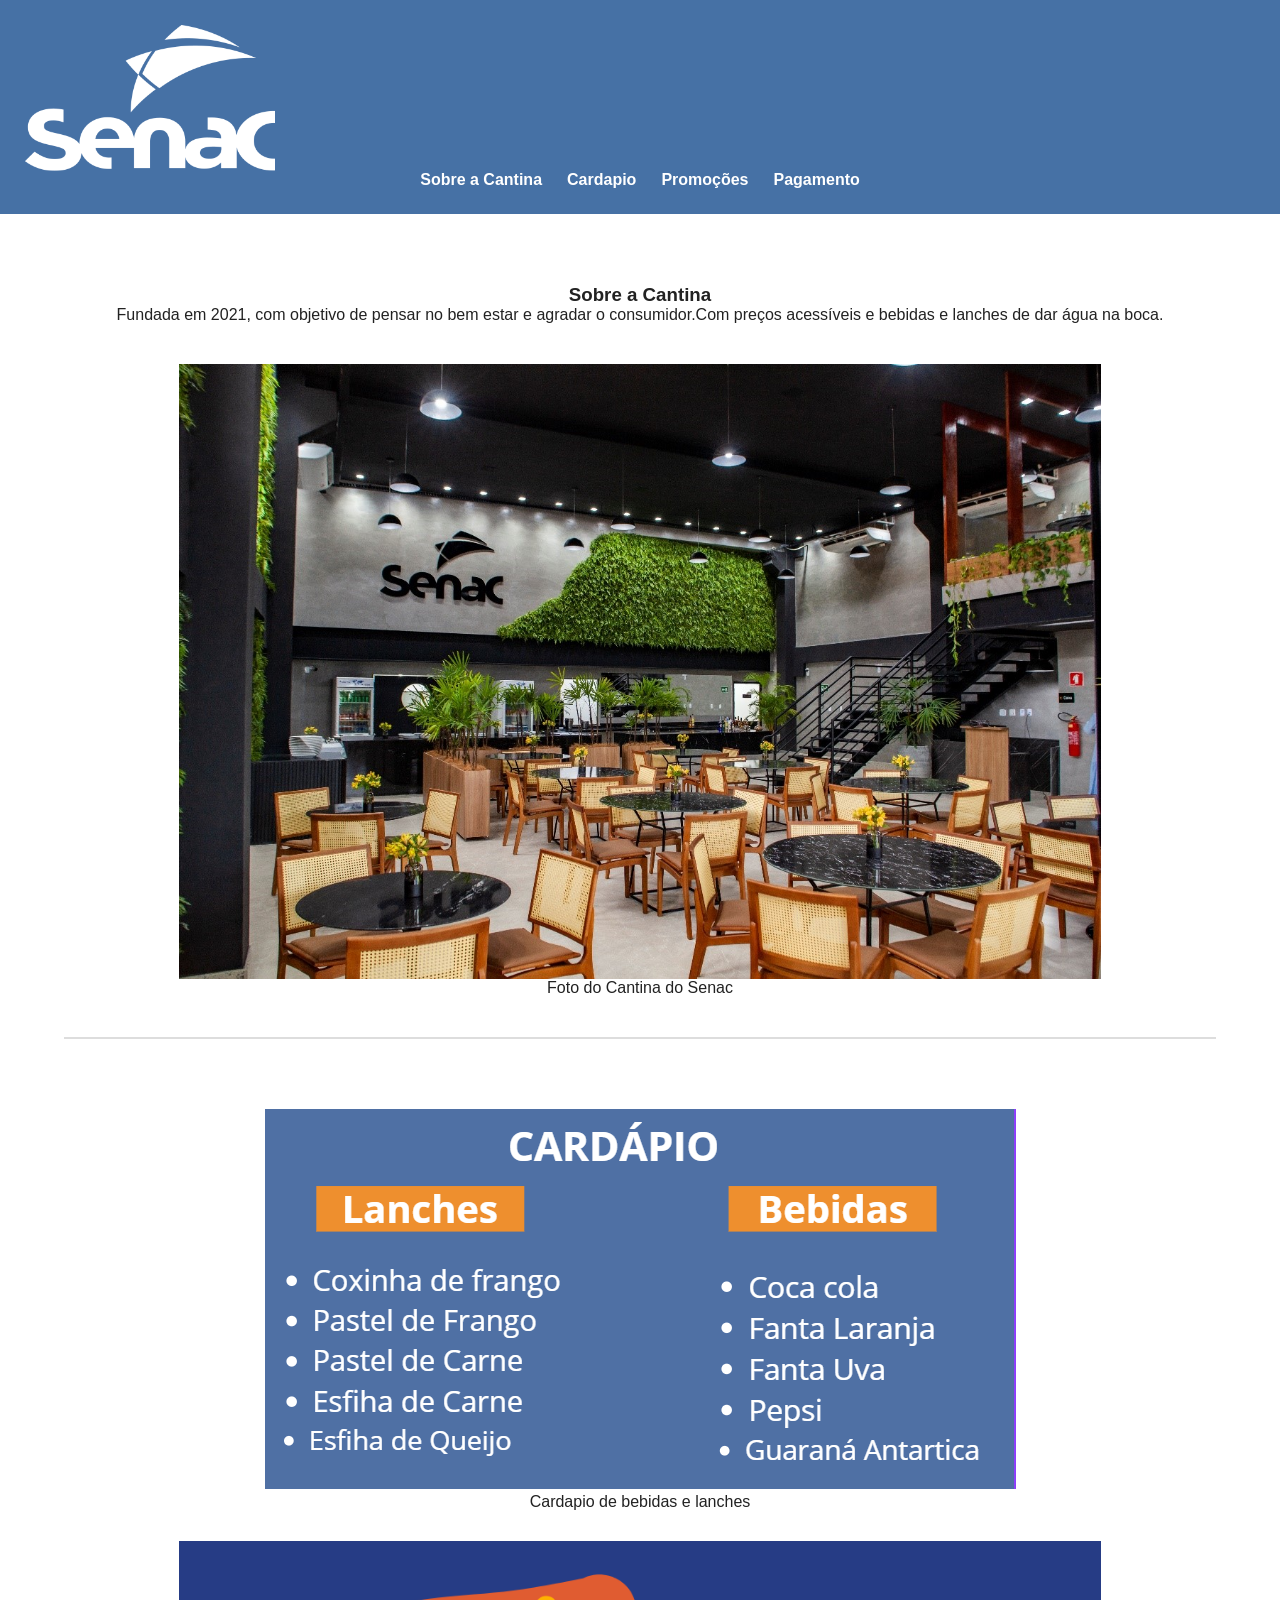
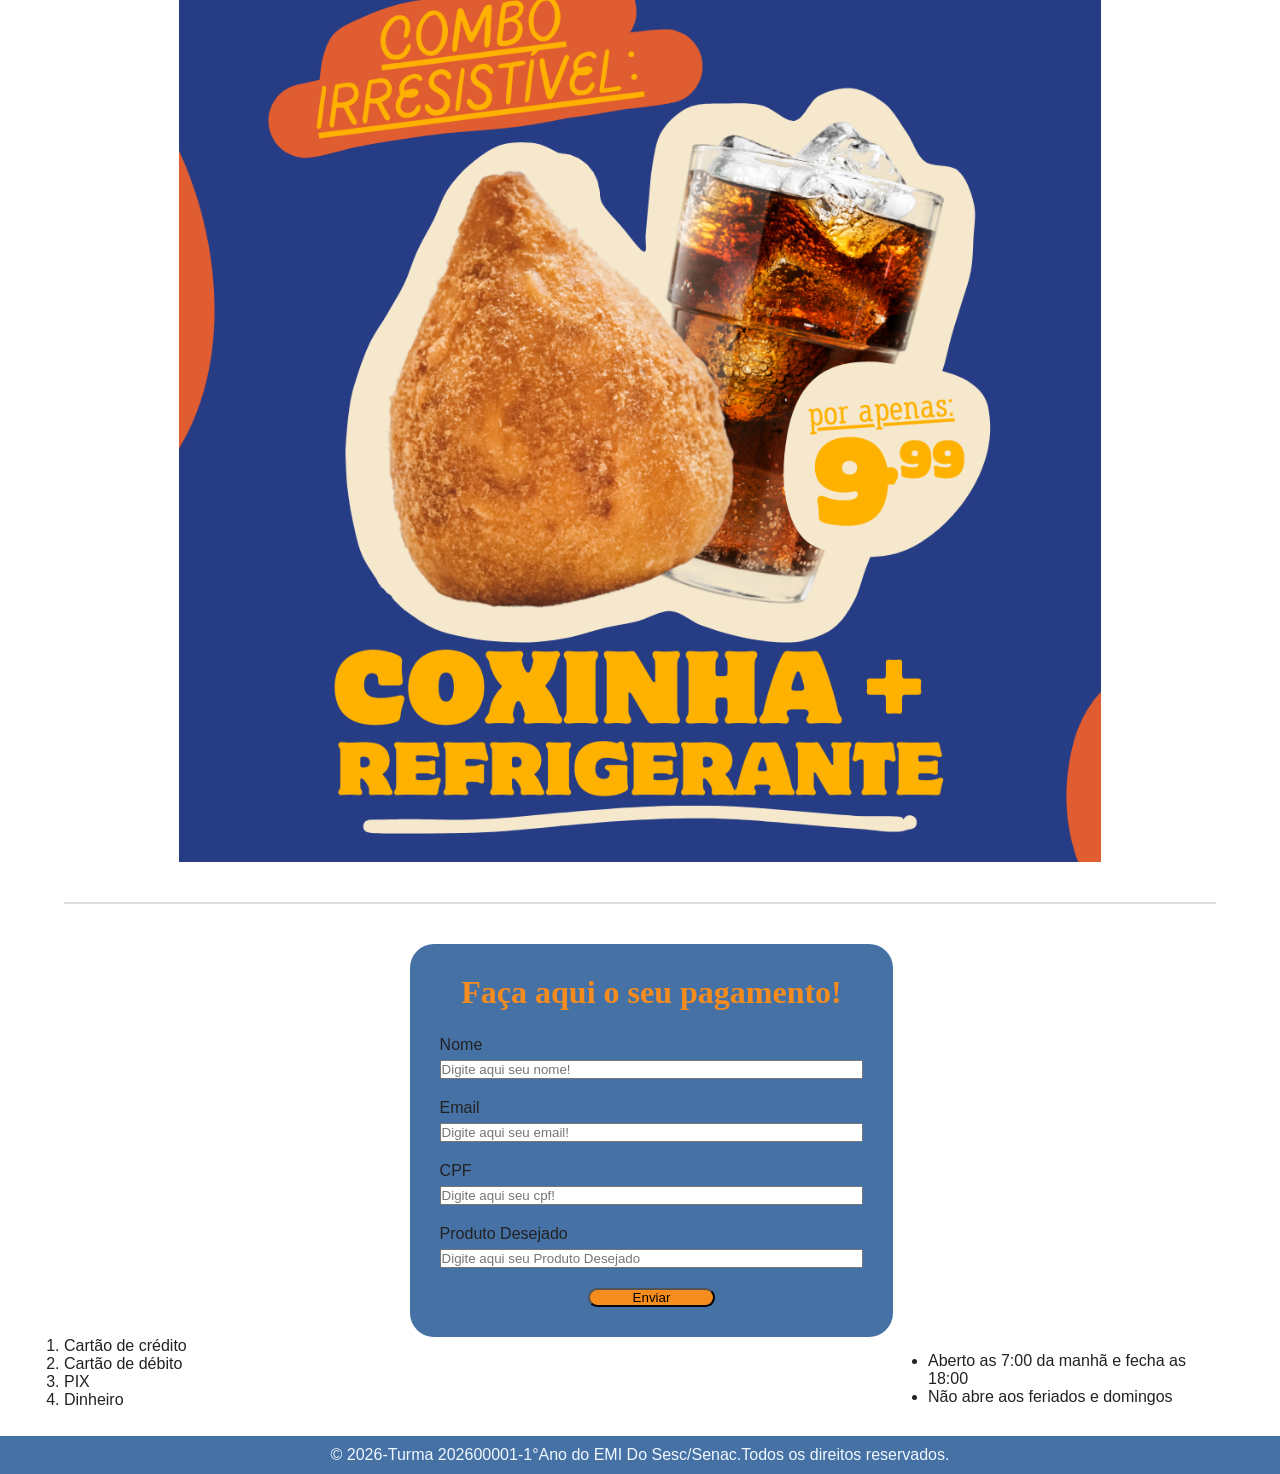
<file: gabriel_brey_projeto_cantina/index.html>
<!DOCTYPE html>
<html lang="pt-br">
<head>
    <meta charset="UTF-8">
    <meta name="viewport" content="width=device-width, initial-scale=1.0">
    <title>Cantina Sesc/Senac</title>
    <link  rel="stylesheet" href="style/style.css"> 
</head>
<body>
   <header>
    
    <img class="senac" src="image/senac_logo_branco.png" alt="Logo_senac"></img>

    <nav>
        <ul>
            <a href="#sobre_a_cantina">Sobre a Cantina</a>
            <a href="#cardapio">Cardapio</a>
            <a href="#promocoes">Promoções</a>
            <a href="#pagamento">Pagamento</a>
        </ul>
    </nav>
   </header>

   <main>

    <section id="sobre_a_cantina" class="sobre">
        <article class="article">
            <h1>Sobre a Cantina</h1>
            <p>Fundada  em  2021, com objetivo de pensar no bem estar e agradar o consumidor.Com preços acessíveis
             e bebidas e lanches de dar água na boca.</p>
        </article>
         <figure class="figure">
             <img class="img"  src="image/restaurante-escola-senac-.jpg">
             <figcaption class=escola>Foto do Cantina do Senac</figcaption>
         </figure>
    </section>

    <hr>


    <section id="cardapio"   class="tela">
        <img src="image/Captura de tela 2026-06-15 153955.png">
        <figcaption>Cardapio de bebidas e lanches</figcaption>
    </section>


    <aside id="promocoes">
        <img class="promocao" src="image/promoçao top.png">
    </aside>

    <hr>

    <section class="formulario">
          <div  class="form-cta">
                <h3> Faça aqui o seu pagamento!</h3>
                <form class="lead-form">
                    <div class="form-row">
                        <label>Nome</label>
                        <input type="text" name="nome"  id="nome"  placeholder="Digite aqui seu nome!">
                    </div>
                    <div class="form-row">
                        <label>Email</label>
                        <input type="email" name="email"  id="email"  placeholder="Digite aqui seu email!">
                    </div>
                    <div class="form-row">
                       <label>CPF</label>
                        <input type="cpf" name="cpf"  id="cpf"  placeholder="Digite aqui seu cpf!">
                        </div>
                        <div class="form-row">
                            <label>Produto Desejado</label>
                            <input type="produto"  name="produto" id="produto"  placeholder="Digite aqui seu Produto Desejado"!>
                        </div>
                        <button class="botao" type="submit">Enviar</button>
    </section>


    <aside id="pagamento" class="pagamento">
        <ul>
            <li>Cartão de crédito</li>
            <li>Cartão de débito</li>
            <li>PIX</li>
            <li>Dinheiro</li>

        </ul> 

        <aside id="horario" class="horario">
            <ul>
                <li>Aberto as 7:00 da manhã e fecha as 18:00</li>
                <li>Não abre aos feriados e domingos</li>
            </ul>
        </aside>
   </main>
   <footer class="rodape">
    <p>&copy; 2026-Turma 202600001-1°Ano do EMI Do Sesc/Senac.Todos os direitos reservados.</p>
   </footer>
    
    
</body>
</html>
</file>
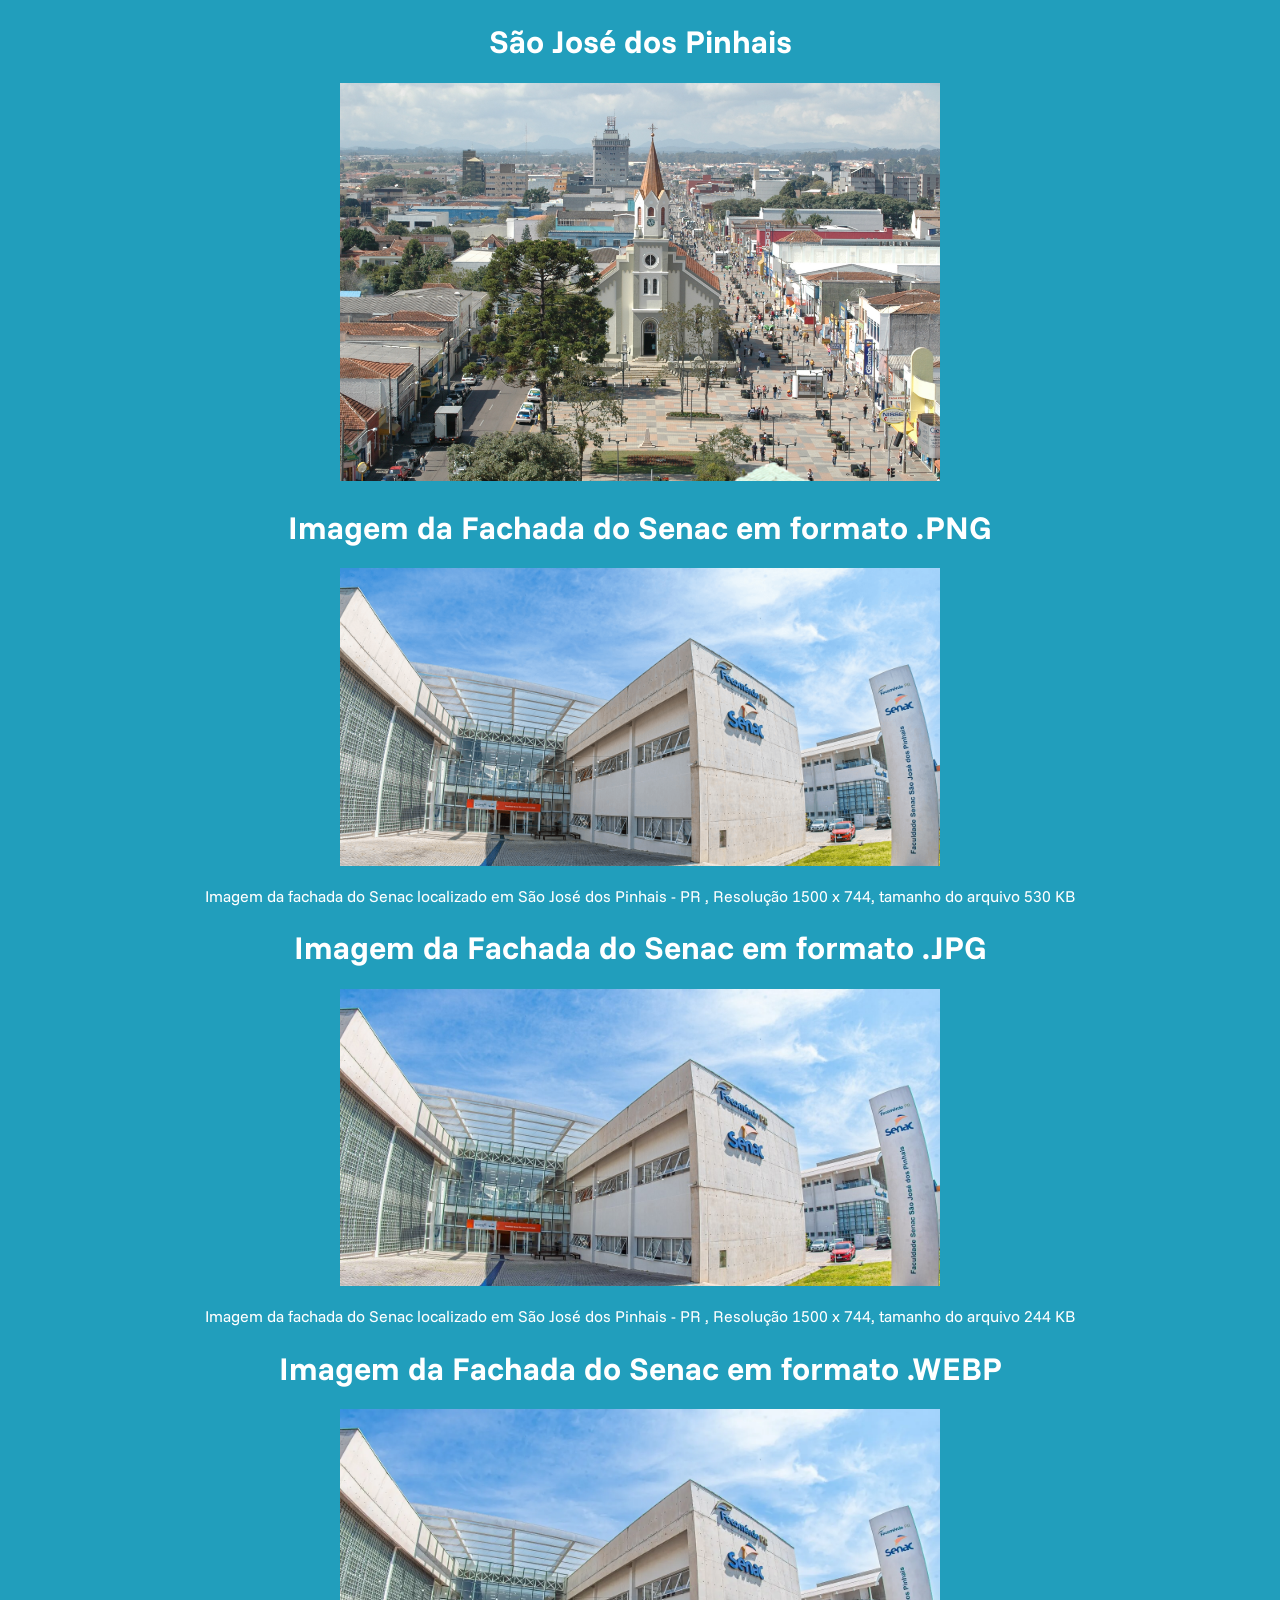
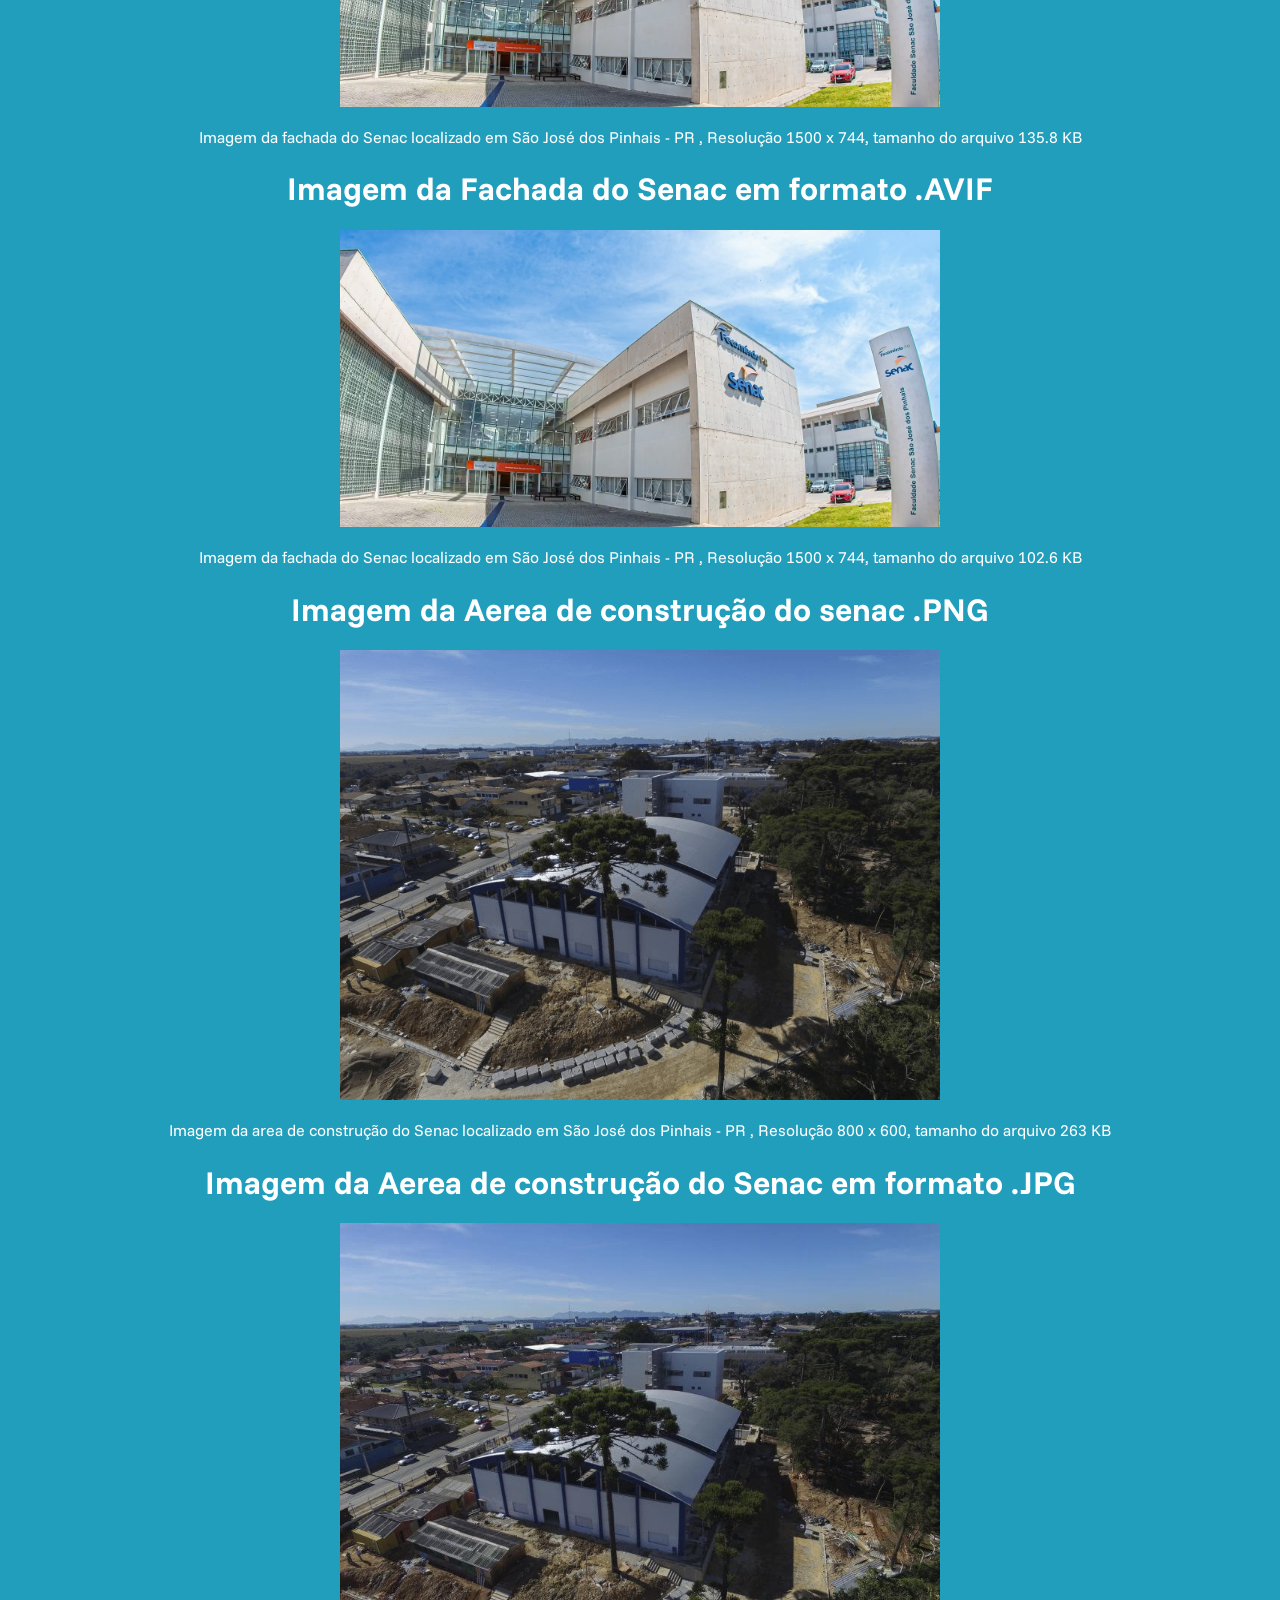
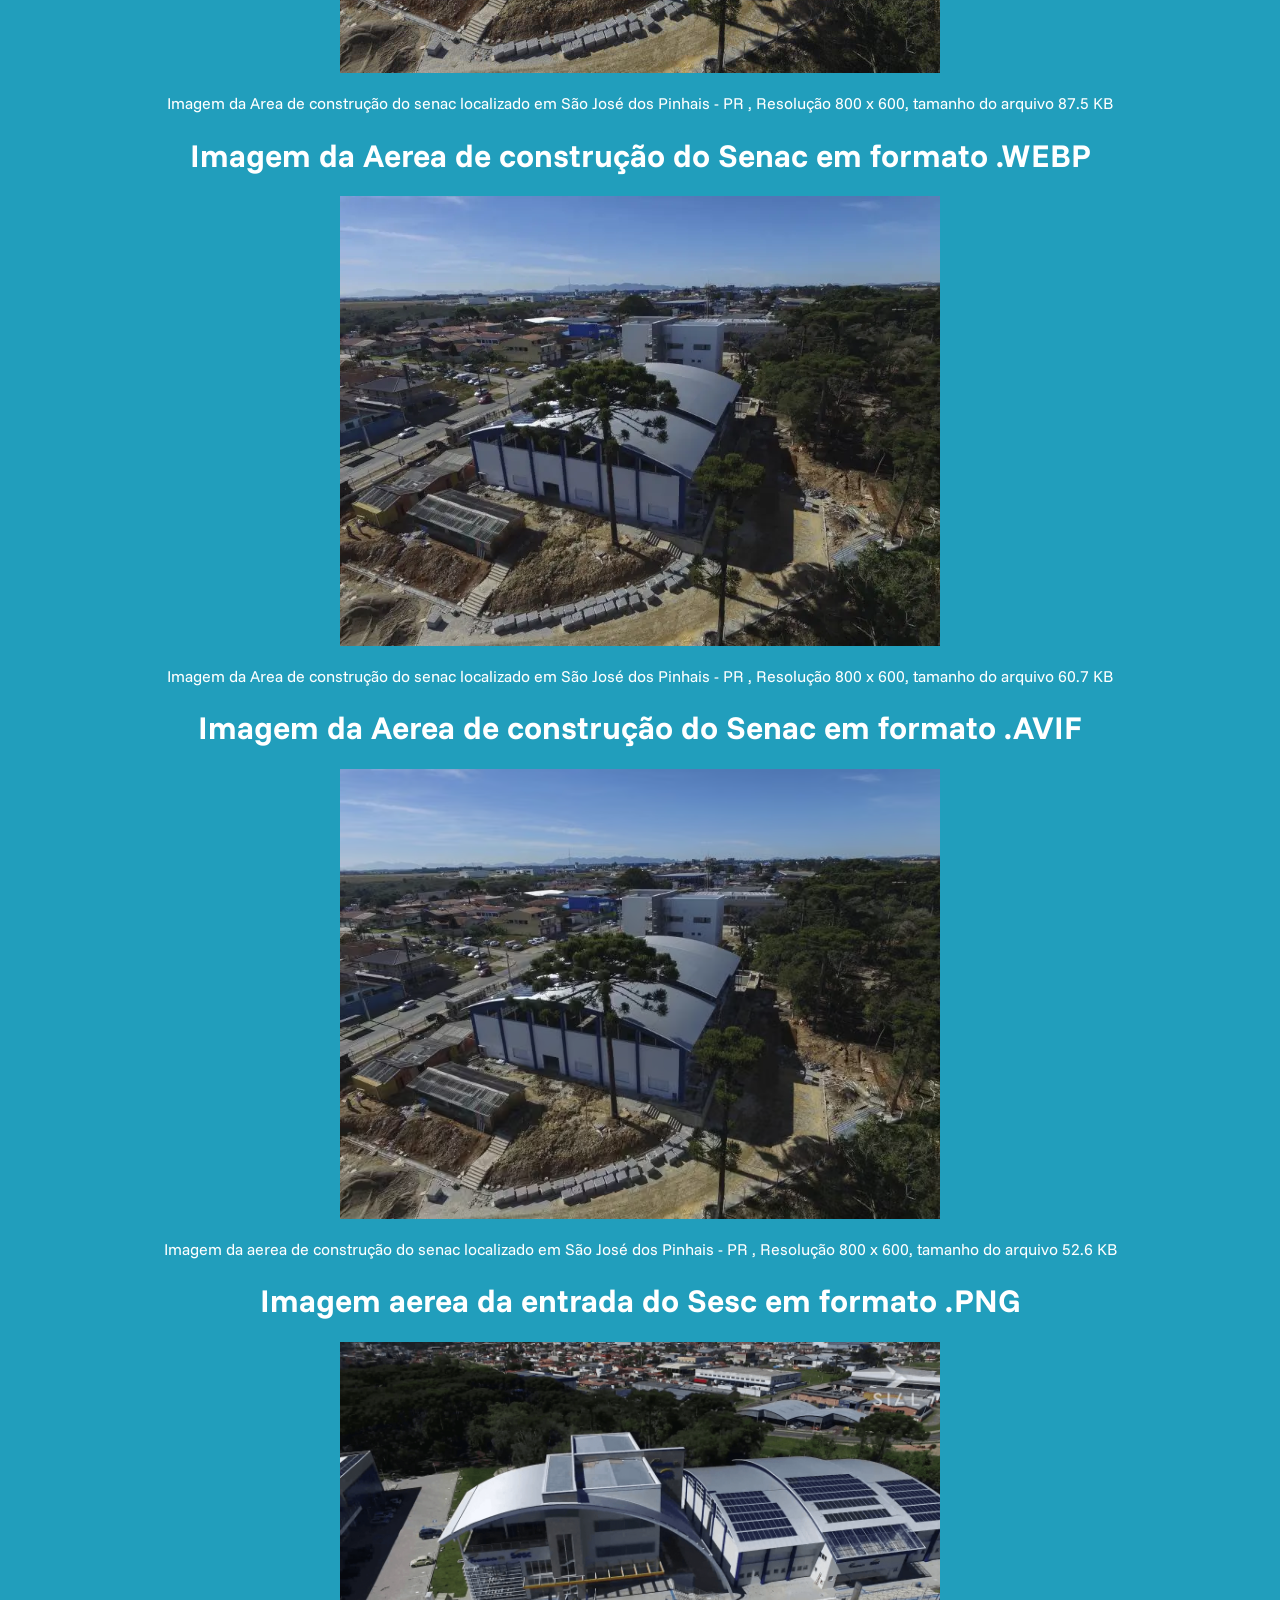
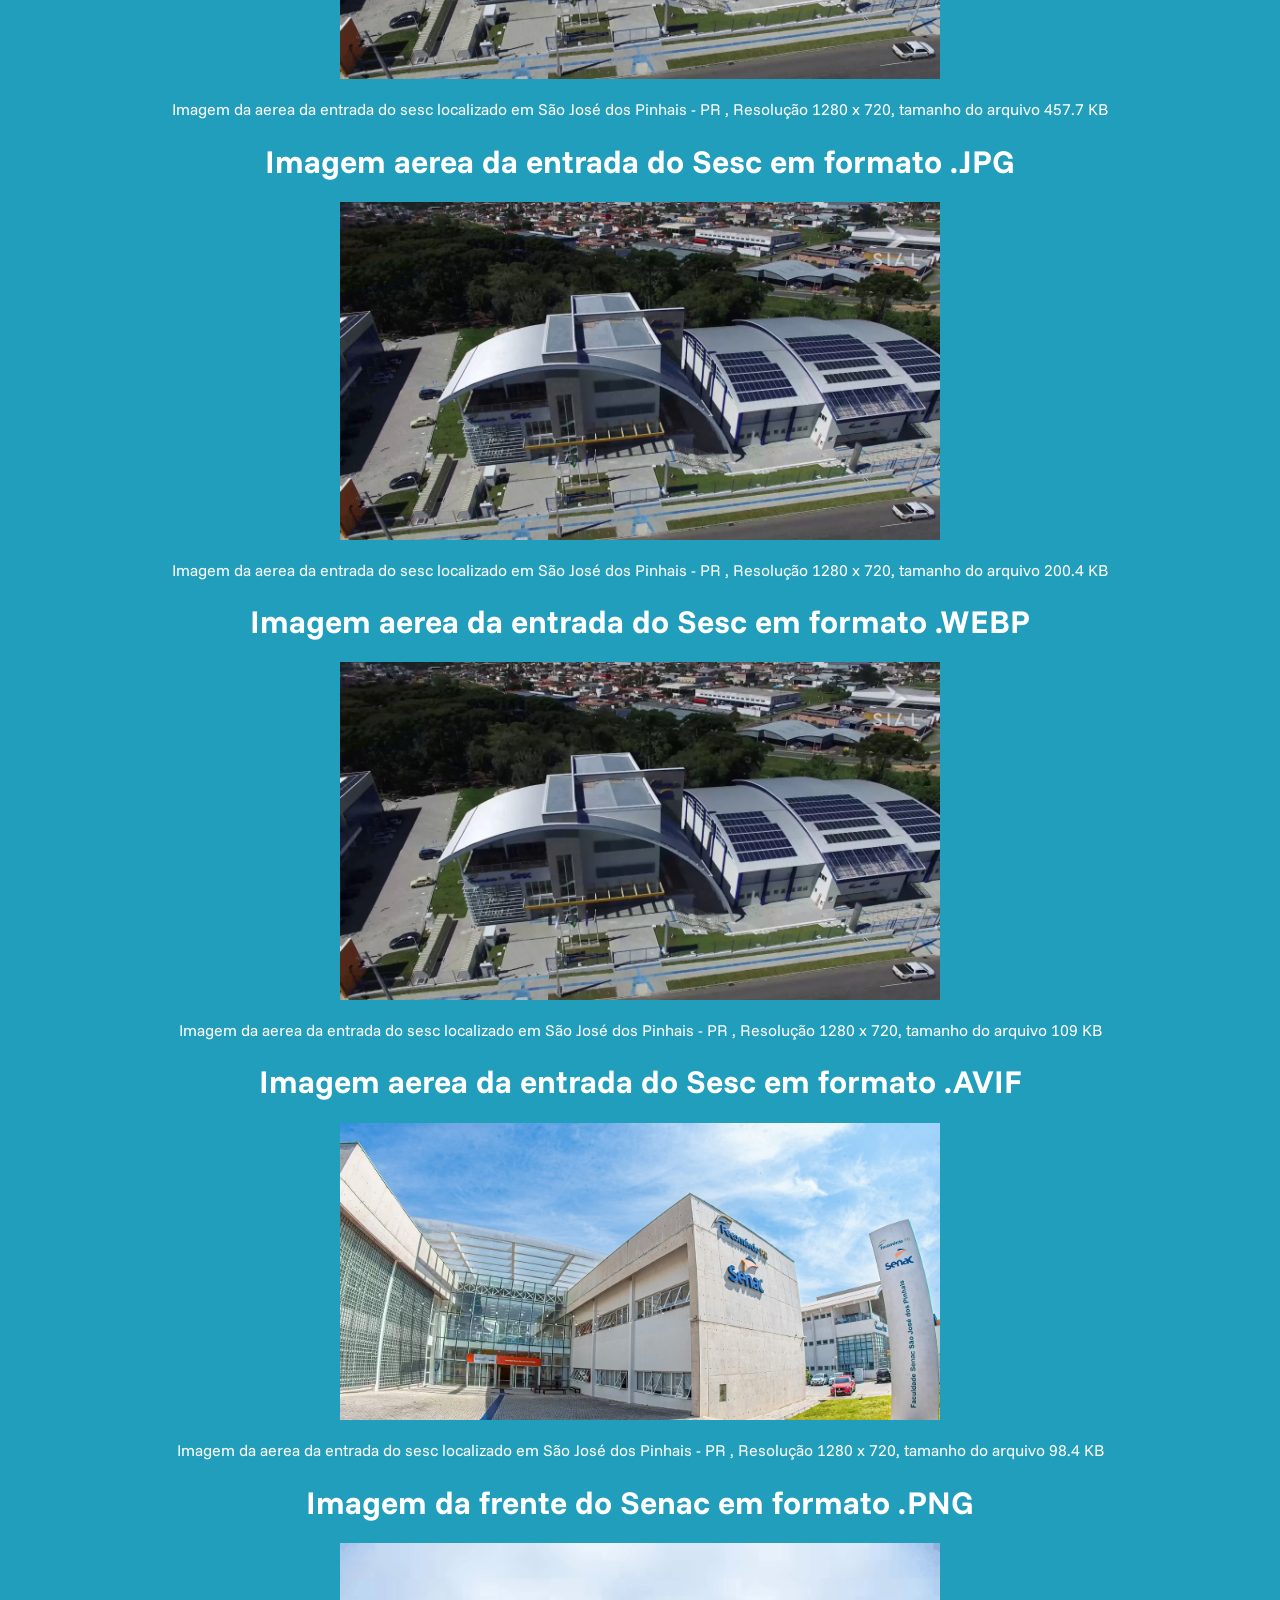
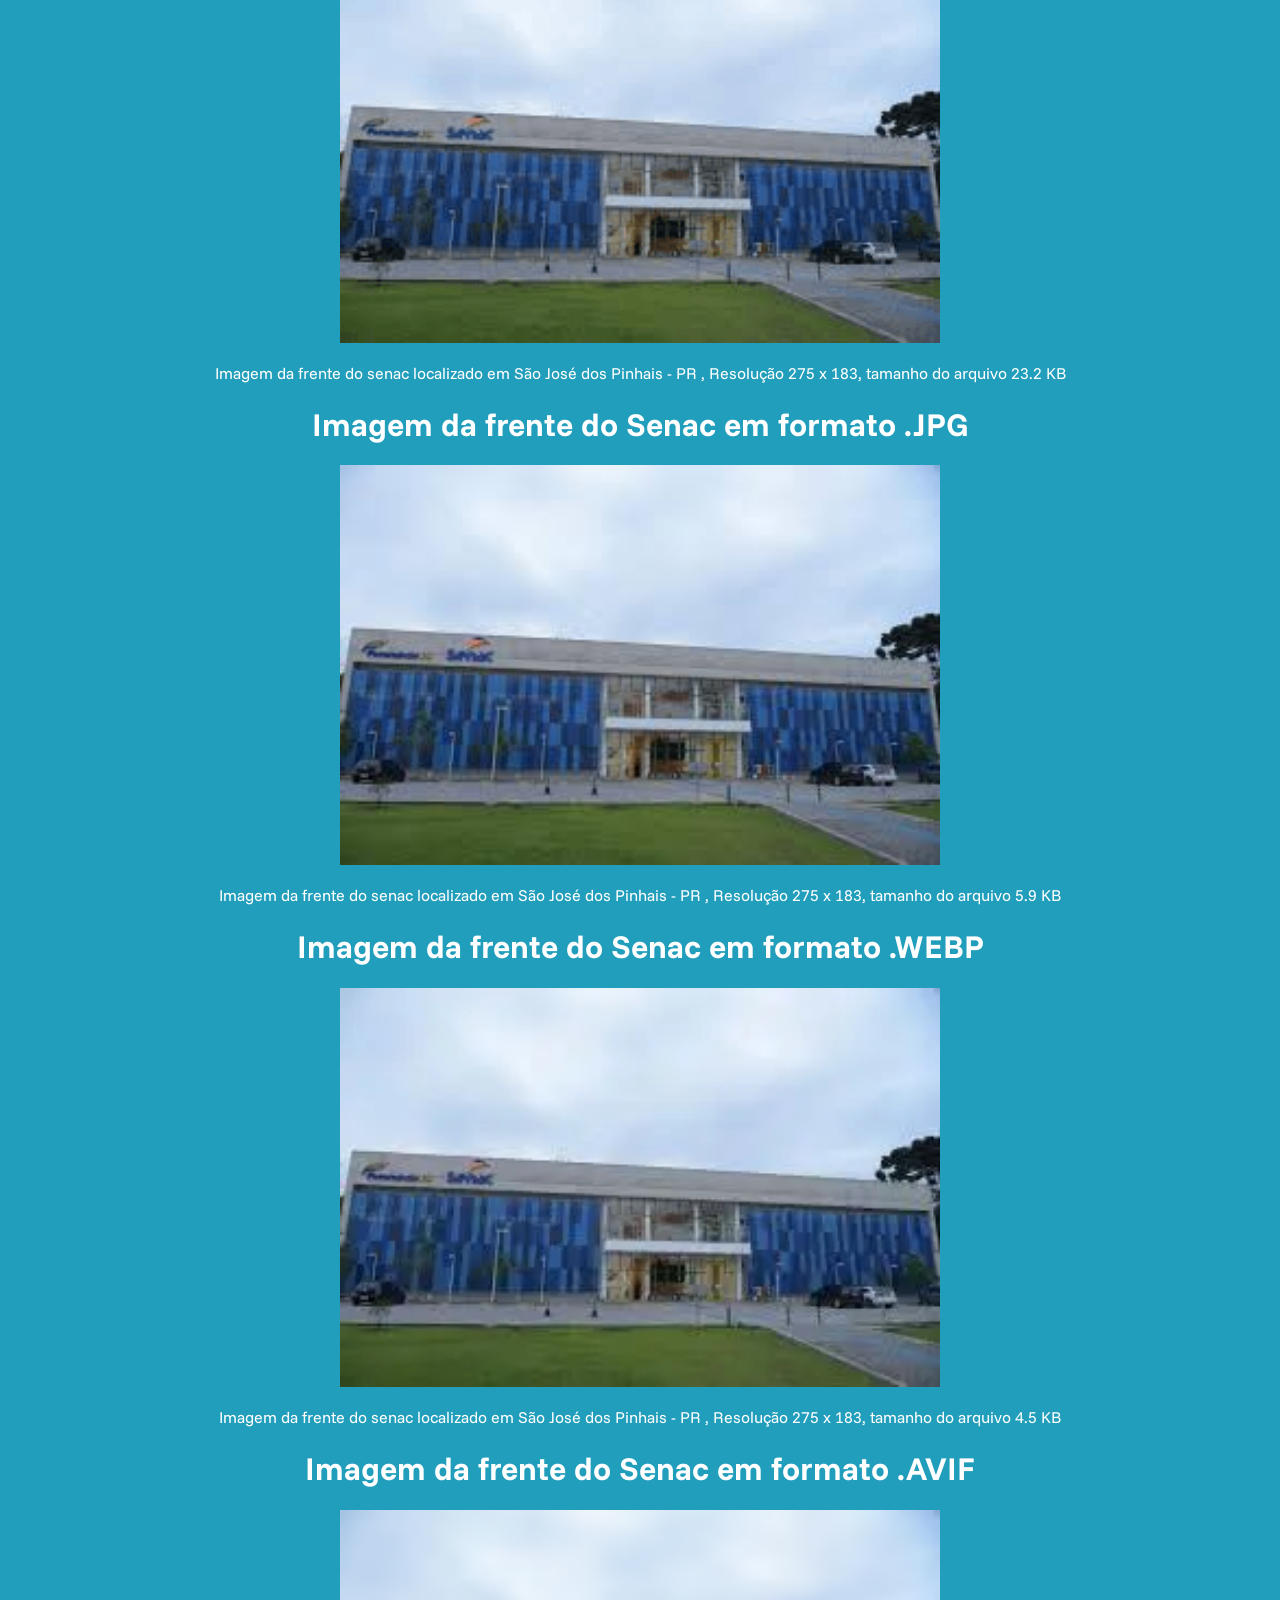
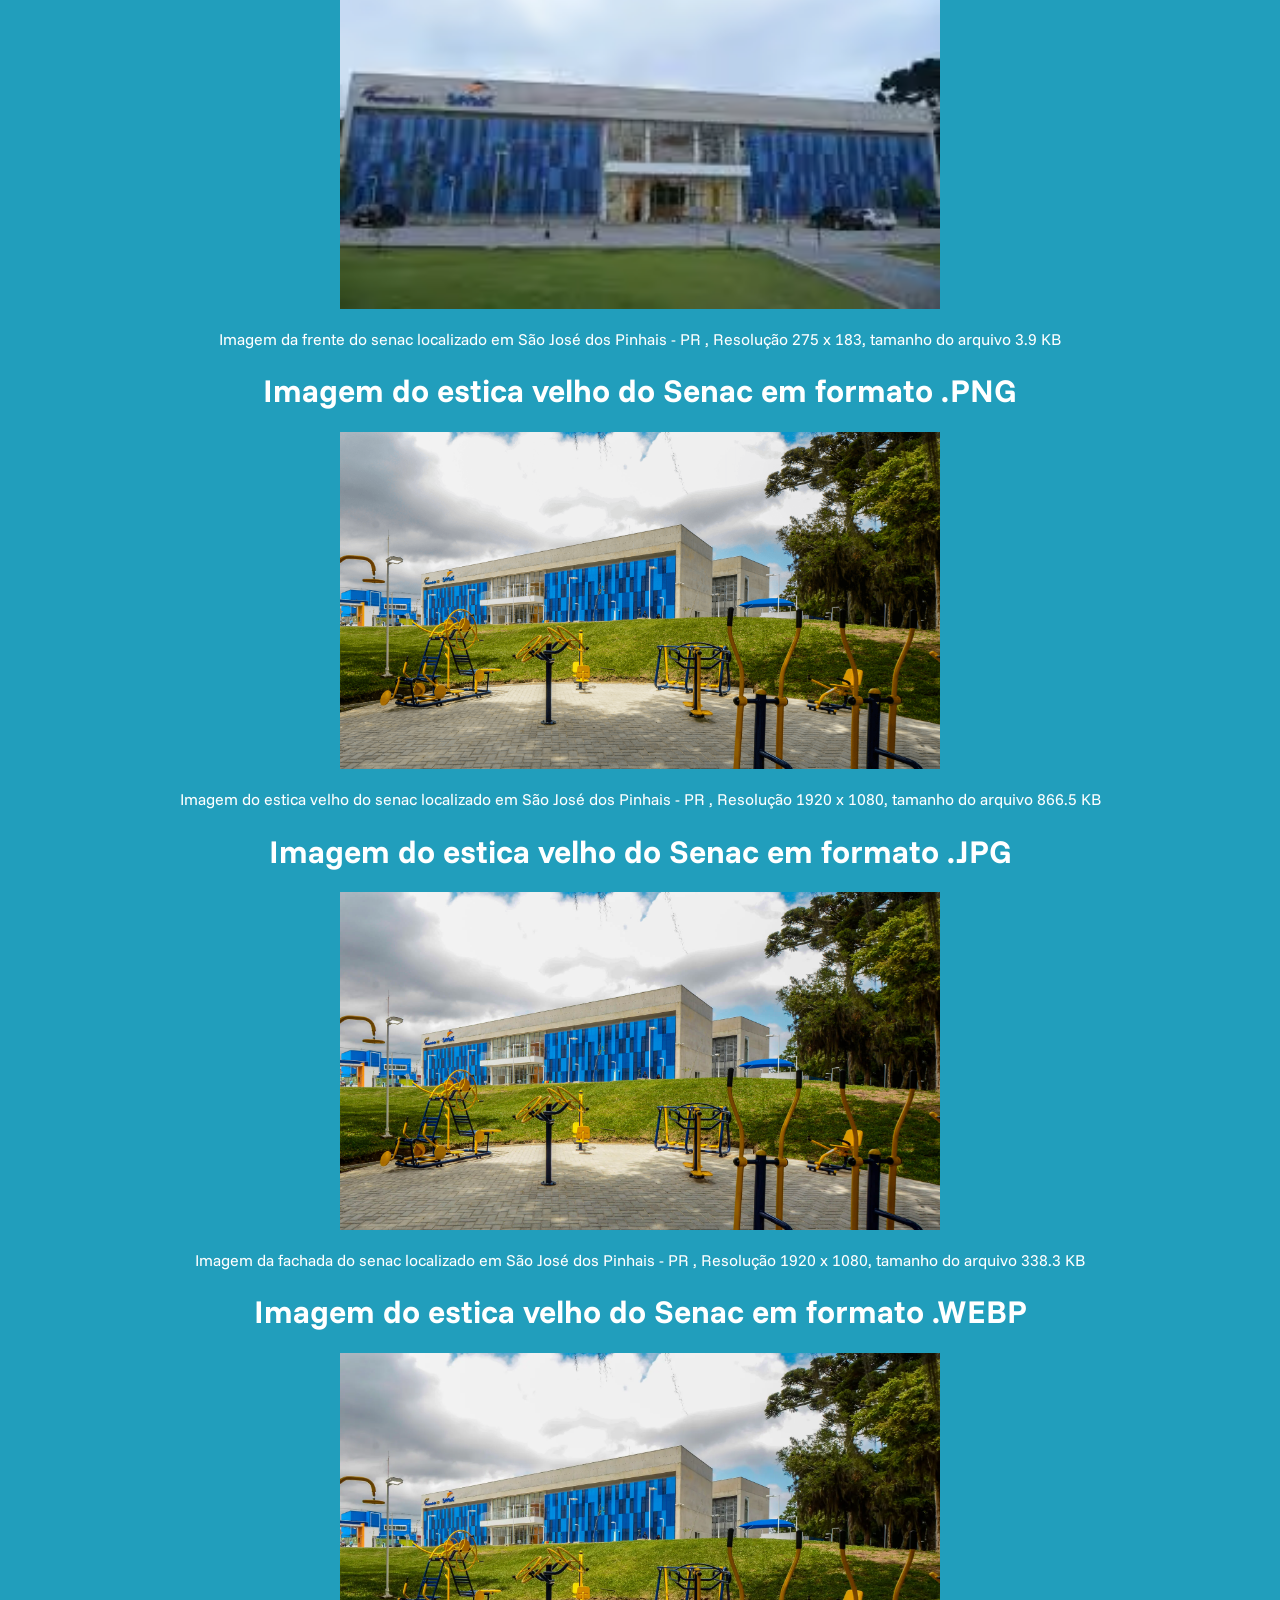
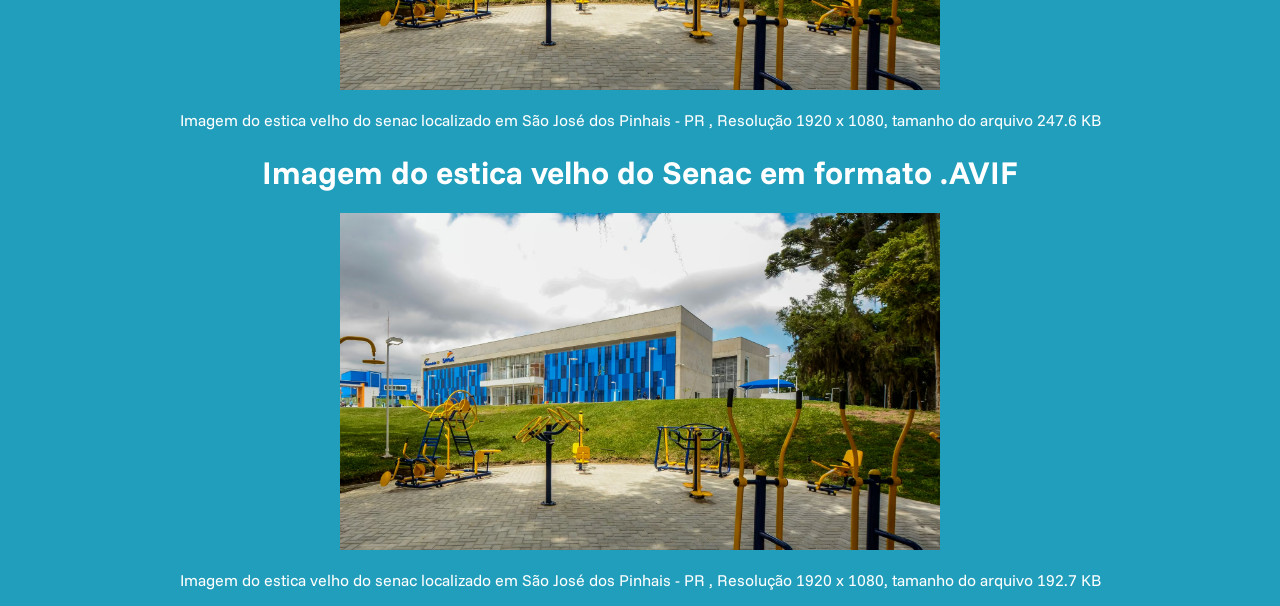
<file: inserindo_imagens_html/index.html>
<!DOCTYPE html>
<html lang="PT-BR">

<head>
    <meta charset="UTF-8">
    <title>informações sobre a cidade</title>
    <link rel="stylesheet" href="css/style.css">
</head><style>
@import url('https://fonts.googleapis.com/css2?family=Funnel+Sans:ital,wght@0,300..800;1,300..800&family=Neuton:ital,wght@0,200;0,300;0,400;0,700;0,800;1,400&display=swap');
</style>



<body>
    <h1> São José dos Pinhais </h1>
    <img src="image/catedral_centro_sjp.png" alt="Catedral do centro de São José dos Pinhais -PR">

    <!--  sesc / senac-->
    <h1> Imagem da Fachada do Senac em formato .PNG </h1><img src="image/atividade/fachada_senac.png"
        alt="Fachada do Senac de São José dos Pinhais - PR ">
    <p>Imagem da fachada do Senac localizado em São José dos Pinhais - PR , Resolução 1500 x 744, tamanho do arquivo 530
        KB</p>

    <h1> Imagem da Fachada do Senac em formato .JPG </h1><img src="image/atividade/fachada_senac.jpg"
        alt="Fachada do Senac de São José dos Pinhais - PR ">
    <p>Imagem da fachada do Senac localizado em São José dos Pinhais - PR , Resolução 1500 x 744, tamanho do arquivo 244
        KB

    <h1> Imagem da Fachada do Senac em formato .WEBP </h1><img src="image/atividade/fachada_senac.webp"
        alt="Fachada do Senac de São José dos Pinhais - PR ">
    <p>Imagem da fachada do Senac localizado em São José dos Pinhais - PR , Resolução 1500 x 744, tamanho do arquivo
        135.8 KB

    <h1> Imagem da Fachada do Senac em formato .AVIF </h1><img src="image/atividade/fachada_senac.avif"
        alt="Fachada do Senac de São José dos Pinhais - PR ">
    <p>Imagem da fachada do Senac localizado em São José dos Pinhais - PR , Resolução 1500 x 744, tamanho do arquivo
        102.6 KB


    <h1> Imagem da Aerea de construção do senac .PNG </h1><img src="image/atividade/area_construção.png"
        alt="Area de construção do Senac de São José dos Pinhais - PR ">
    <p>Imagem da area de construção do Senac localizado em São José dos Pinhais - PR , Resolução 800 x 600, tamanho do
        arquivo 263 KB</p>

    <h1> Imagem da Aerea de construção do Senac em formato .JPG </h1><img src="image/atividade/area_construção.jpg"
        alt="Area de construção do Senac de São José dos Pinhais - PR ">
    <p>Imagem da Area de construção do senac localizado em São José dos Pinhais - PR , Resolução 800 x 600, tamanho do
        arquivo 87.5 KB

    <h1> Imagem da Aerea de construção do Senac em formato .WEBP </h1><img src="image/atividade/area_construção.webp"
        alt="Area de construção do Senac de São José dos Pinhais - PR ">
    <p>Imagem da Area de construção do senac localizado em São José dos Pinhais - PR , Resolução 800 x 600, tamanho do
        arquivo 60.7 KB

    <h1> Imagem da Aerea de construção do Senac em formato .AVIF </h1><img src="image/atividade/area_construção.avif"
        alt="Area de construção do Senac de São José dos Pinhais - PR ">
    <p>Imagem da aerea de construção do senac localizado em São José dos Pinhais - PR , Resolução 800 x 600, tamanho do
        arquivo 52.6 KB


    <h1> Imagem aerea da entrada do Sesc em formato .PNG </h1><img src="image/atividade/area_entrada.png"
        alt=" Entrada aerea do Sesc de São José dos Pinhais - PR ">
    <p>Imagem da aerea da entrada do sesc localizado em São José dos Pinhais - PR , Resolução 1280 x 720, tamanho do
        arquivo 457.7 KB</p>

    <h1> Imagem aerea da entrada do Sesc em formato .JPG </h1><img src="image/atividade/area_entrada.jpg"
        alt="Entrada aerea do Sesc de São José dos Pinhais - PR ">
    <p>Imagem da aerea da entrada do sesc localizado em São José dos Pinhais - PR , Resolução 1280 x 720, tamanho do
        arquivo 200.4 KB

    <h1> Imagem aerea da entrada do Sesc em formato .WEBP </h1><img src="image/atividade/area_entrada.webp"
        alt="Entrada aerea do Sesc de São José dos Pinhais - PR ">
    <p>Imagem da aerea da entrada do sesc localizado em São José dos Pinhais - PR , Resolução 1280 x 720, tamanho do
        arquivo 109 KB

    <h1> Imagem aerea da entrada do Sesc em formato .AVIF </h1><img src="image/atividade/fachada_senac.avif"
        alt="Entrada aerea do Sesc de São José dos Pinhais - PR ">
    <p>Imagem da aerea da entrada do sesc localizado em São José dos Pinhais - PR , Resolução 1280 x 720, tamanho do
        arquivo 98.4 KB


    <h1> Imagem da frente do Senac em formato .PNG </h1><img src="image/atividade/frente_senac.png"
        alt="Frente do Senac de São José dos Pinhais - PR ">
    <p>Imagem da frente do senac localizado em São José dos Pinhais - PR , Resolução 275 x 183, tamanho do arquivo 23.2
        KB</p>

    <h1> Imagem da frente do Senac em formato .JPG </h1><img src="image/atividade/frente_senac.jpg"
        alt="Frente do Senac de São José dos Pinhais - PR ">
    <p>Imagem da frente do senac localizado em São José dos Pinhais - PR , Resolução 275 x 183, tamanho do arquivo 5.9
        KB

    <h1> Imagem da frente do Senac em formato .WEBP </h1><img src="image/atividade/frente_senac.webp"
        alt="Frente do Senac de São José dos Pinhais - PR ">
    <p>Imagem da frente do senac localizado em São José dos Pinhais - PR , Resolução 275 x 183, tamanho do arquivo 4.5
        KB

    <h1> Imagem da frente do Senac em formato .AVIF </h1><img src="image/atividade/frente_senac.avif"
        alt="Frente do Senac de São José dos Pinhais - PR ">
    <p>Imagem da frente do senac localizado em São José dos Pinhais - PR , Resolução 275 x 183, tamanho do arquivo 3.9
        KB


    <h1> Imagem do estica velho do Senac em formato .PNG </h1><img src="image/atividade/estica_velho.png"
        alt="estica velho do Senac de São José dos Pinhais - PR ">
    <p>Imagem do estica velho do senac localizado em São José dos Pinhais - PR , Resolução 1920 x 1080, tamanho do
        arquivo 866.5 KB</p>

    <h1> Imagem do estica velho do Senac em formato .JPG </h1><img src="image/atividade/estica_velho.jpg"
        alt="estica velho do Senac de São José dos Pinhais - PR ">
    <p>Imagem da fachada do senac localizado em São José dos Pinhais - PR , Resolução 1920 x 1080, tamanho do arquivo
        338.3 KB

    <h1> Imagem do estica velho do Senac em formato .WEBP </h1><img src="image/atividade/estica_velho.webp"
        alt="Fachada do Senac de São José dos Pinhais - PR ">
    <p>Imagem do estica velho do senac localizado em São José dos Pinhais - PR , Resolução 1920 x 1080, tamanho do
        arquivo 247.6 KB

    <h1> Imagem do estica velho do Senac em formato .AVIF </h1><img src="image/atividade/estica_velho.avif"
        alt="Fachada do Senac de São José dos Pinhais - PR ">
    <p>Imagem do estica velho do senac localizado em São José dos Pinhais - PR , Resolução 1920 x 1080, tamanho do
        arquivo 192.7 KB

        <body>
</file>
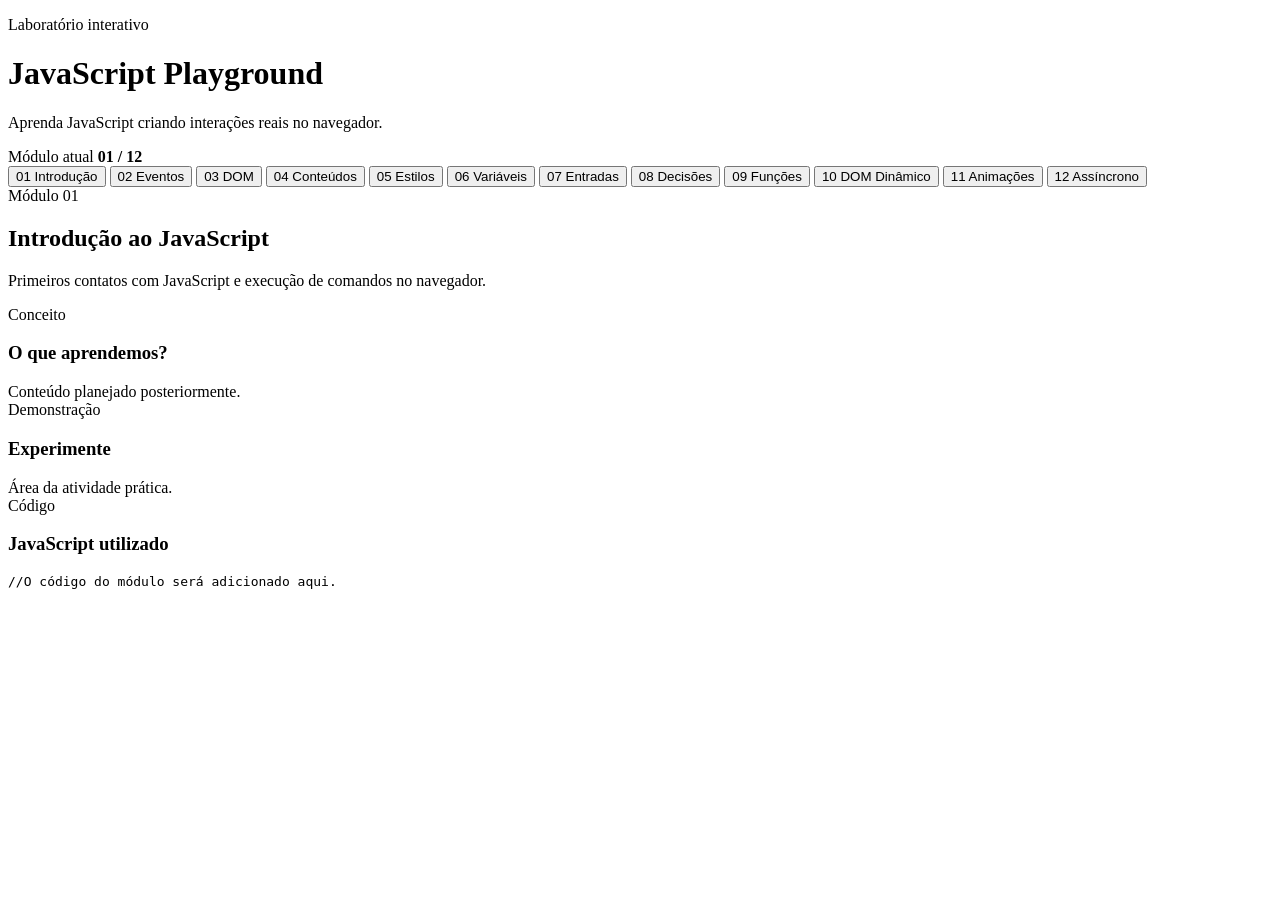
<file: javascript_playground/index.html>
<!DOCTYPE html>
<html lang="pt-br">
<head>
    <meta charset="UTF-8">
    <meta name="viewport" content="width=device-width, initial-scale=1.0">
    <meta name="description" content="Laboratório interativo para aprendizagem progressiva de JavaScript".>
    <title>JavaScript Playground</title>
</head>
<body>
    <!-- =========================================================
         CABEÇALHO DO PROJETO
     ========================================================= -->
    <header class="site-header">
        <div class="containe header-content">
            <div>
                <p class="eyebrow">Laboratório interativo</p>
                <h1>JavaScript Playground</h1>
                <p class="header-description">
                    Aprenda JavaScript criando interações reais no navegador.
                </p>
            </div>
            <div class="progress-card" aria-label="Progresso no laboratório">
                <span class="progress-label">Módulo atual</span>
                <strong id="current-module-label">01 / 12</strong>
            </div>
        </div>
    </header>
    <!-- =========================================================
         NAVEGAÇÃO ENTRE OS MÓDULOS
     ========================================================= -->
     <nav class="module-navigation" aria-label="Navegação dos módulos">
        <div class="module-navigation-list">
            <button class="module-nav-button active" data-module-target="module-01">01 Introdução</button> 
        <button class="module-nav-button" data-module-target="module-02">02 Eventos</button>
        <button class="module-nav-button" data-module-target="module-03">03 DOM</button>
        <button class="module-nav-button" data-module-target="module-04">04 Conteúdos</button>
        <button class="module-nav-button" data-module-target="module-05">05 Estilos</button> 
        <button class="module-nav-button" data-module-target="module-06">06 Variáveis</button>
        <button class="module-nav-button" data-module-target="module-07">07 Entradas</button>
        <button class="module-nav-button" data-module-target="module-08">08 Decisões</button>
        <button class="module-nav-button" data-module-target="module-09">09 Funções</button>
        <button class="module-nav-button" data-module-target="module-10">10 DOM Dinâmico</button>
        <button class="module-nav-button" data-module-target="module-11">11 Animações</button>
        <button class="module-nav-button" data-module-target="module-12">12 Assíncrono</button>
        </div>
     </nav>

    <!-- =========================================================
         CONTEÚDO PRINCIPAL
     ========================================================= -->

     <main>
        <!-- =========================================================
            MÓDULO 01
     ========================================================= -->
     <section class="module-section active" id="module-01" data-module-number="01">
        <header class="modulo-headerd">
            <span>Módulo 01</span>
            <h2>Introdução ao JavaScript</h2>
            <p>Primeiros contatos com JavaScript e execução de comandos no navegador.</p>
        </header>

        <div class="module-grid">
            <article class="lesson-card">
                <span class="card-label">Conceito</span>
                <h3>O que aprendemos?</h3>
                <div class="placeholder-content">
                    Conteúdo planejado posteriormente.
                </div>
            </article>
            <article class="lesson-card">
                <span class="card-label">Demonstração</span>
                <h3>Experimente</h3>
                <div class="demo-area">
                    Área da atividade prática.
                </div>
            </article>

            <article class="lesson-card code-card">
                <span class="card-label">Código</span>
                <h3>JavaScript utilizado</h3>
                <pre><code>//O código do módulo será adicionado aqui.</code></pre>
            </article>
        </div>
     </section>
     </main>
</body>
</html>
</file>
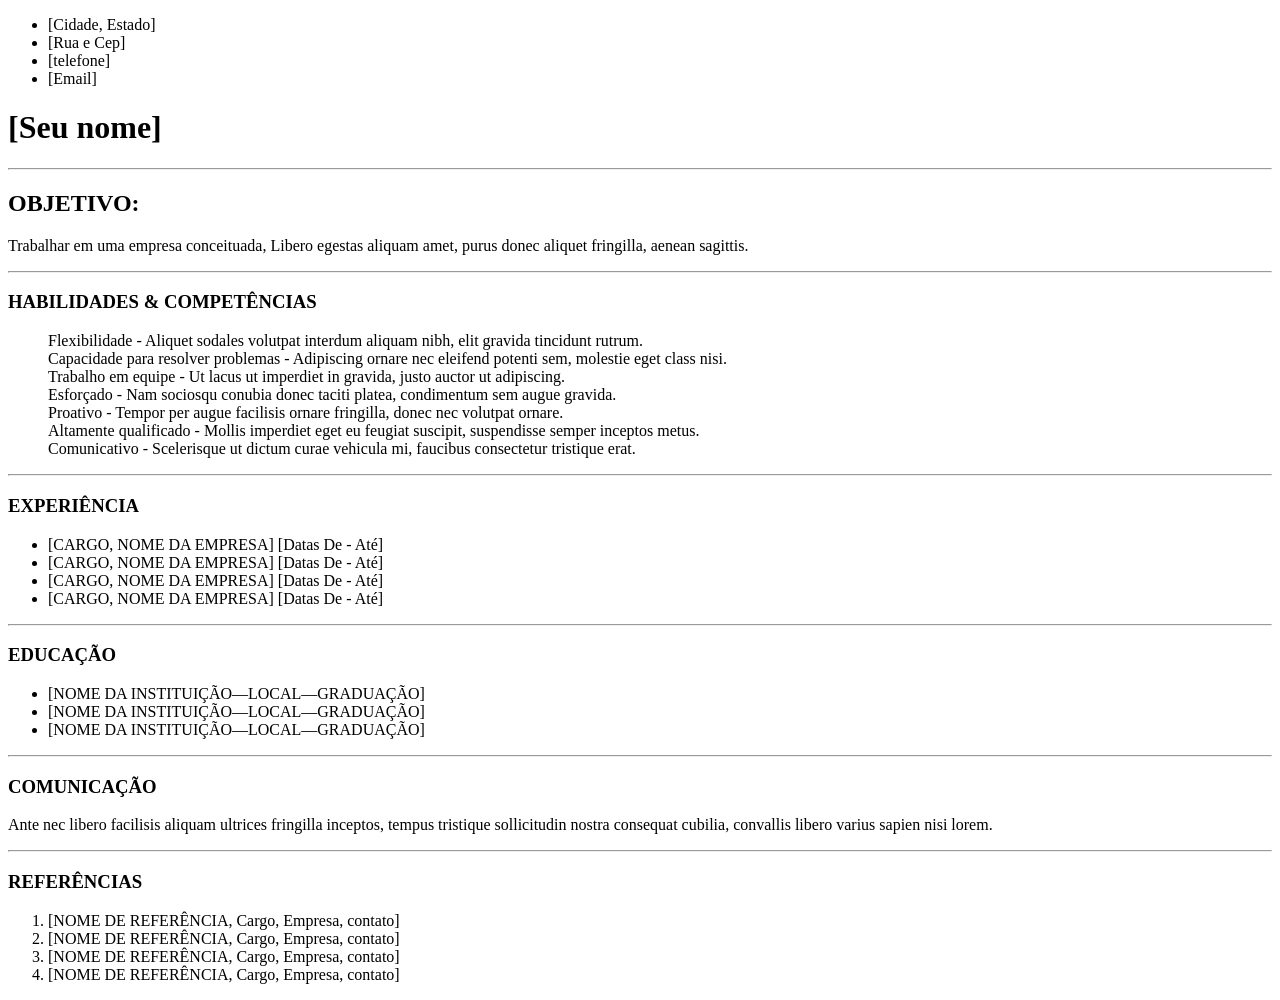
<file: curriculo_html/correcao.html>
<!DOCTYPE html>
<html lang="pt-br">
<head>
    <meta charset="UTF-8">
    <meta name="viewport" content="width=device-width, initial-scale=1.0">
    <title>Document</title>
</head>
<body>
    <!-- <ul> define uma lista não ordenada -->
    <ul>
        <li>[Cidade, Estado]</li> <!-- <li> informa o conteúdo da lista -->
        <li>[Rua e Cep]</li>
        <li>[telefone]</li>
        <li>[Email]</li>
    </ul>
    <h1>[Seu nome]</h1>
    <hr>

    <h2>OBJETIVO:</h2>
    <p>Trabalhar em uma empresa conceituada, Libero egestas aliquam amet, purus donec aliquet fringilla, aenean sagittis.</p>
    <hr>

    <dl>
        <dt>
            <h3>HABILIDADES & COMPETÊNCIAS</h3>
        </dt>
        <dd>Flexibilidade - Aliquet sodales volutpat interdum aliquam nibh, elit gravida tincidunt rutrum.</dd>
        <dd>Capacidade para resolver problemas - Adipiscing ornare nec eleifend potenti sem, molestie eget class nisi.</dd>
        <dd>Trabalho em equipe - Ut lacus ut imperdiet in gravida, justo auctor ut adipiscing.</dd>
        <dd>Esforçado - Nam sociosqu conubia donec taciti platea, condimentum sem augue gravida.</dd>
        <dd>Proativo - Tempor per augue facilisis ornare fringilla, donec nec volutpat ornare.</dd>
        <dd>Altamente qualificado - Mollis imperdiet eget eu feugiat suscipit, suspendisse semper inceptos metus.</dd>
        <dd>Comunicativo - Scelerisque ut dictum curae vehicula mi, faucibus consectetur tristique erat.</dd>
    </dl>
    <hr>

    <h3>EXPERIÊNCIA</h3>
    <ul>
        <li>[CARGO, NOME DA EMPRESA] [Datas De - Até]</li>
        <li>[CARGO, NOME DA EMPRESA] [Datas De - Até]</li>
        <li>[CARGO, NOME DA EMPRESA] [Datas De - Até]</li>
        <li>[CARGO, NOME DA EMPRESA] [Datas De - Até]</li>
    </ul>
    <hr>

    <h3>EDUCAÇÃO</h3>
    <ul>
        <li>[NOME DA INSTITUIÇÃO—LOCAL—GRADUAÇÃO]</li>
        <li>[NOME DA INSTITUIÇÃO—LOCAL—GRADUAÇÃO]</li>
        <li>[NOME DA INSTITUIÇÃO—LOCAL—GRADUAÇÃO]</li>
    </ul>
    <hr>

    <h3>COMUNICAÇÃO</h3>
    <p>Ante nec libero facilisis aliquam ultrices fringilla inceptos, tempus tristique sollicitudin nostra consequat cubilia, convallis libero varius sapien nisi lorem.</p>
    <hr>

    <h3>REFERÊNCIAS</h3>
    <ol>
        <li>[NOME DE REFERÊNCIA, Cargo, Empresa, contato]</li>
        <li>[NOME DE REFERÊNCIA, Cargo, Empresa, contato]</li>
        <li>[NOME DE REFERÊNCIA, Cargo, Empresa, contato]</li>
        <li>[NOME DE REFERÊNCIA, Cargo, Empresa, contato]</li>
    </ol>
</body>
</html>
</file>
<file: atividade_final_css/style/style.css>
*{
    padding: 0;
    margin: 0;
    box-sizing: border-box;
}

body{
    font-family: Arial, sans-serif;
    background-color: #f4f4f4;
    color: #222;
}

header{
    background-color: #222;
    padding: 25px;
    position: sticky;
    top: 0;
}

nav ul{
    display: flex;
    gap: 25px;
    justify-content: center;
    list-style: none;
}

nav a{
    color: white;
    text-decoration: none;
    font-weight: bold;
}

nav a:hover{
    color: #00bcd4;
}

main{
    width:90%;
    margin: 30px auto;
}

.secao {
    margin: 40px 0;
    padding: 30px;
    background-color: white;
    border-radius: 10px;
}


article {
    padding: 20px;
    margin: 15px 0;
    text-align: center;
    background-color: #fafafa;
}

/* BORDAS */

.bordas article:nth-child(1) {
     border:5px solid #000;
}

.bordas article:nth-child(2) {
     border:5px outset #3498db;
}

.bordas article:nth-child(3) {
     border:5px  inset #e67e22;
}

.bordas article:nth-child(4) {
     border:5px ridge #9b59b6;
}

.bordas article:nth-child(5) {
     border:5px groove #2ecc71;
}

.bordas article:nth-child(6) {
     border:5px double #e74c3c;
}

.bordas article:nth-child(7) {
     border:5px dotted #34495e;
}

.bordas article:nth-child(8) {
     border:5px dashed #f1c40f;
}

/* ESPESSURAS DAS FONTES */

.peso-100{
    font-weight: 100;
}

.peso-200{
    font-weight: 200;
}

.peso-300{
    font-weight: 300;
}

.peso-400{
    font-weight: 400;
}

.peso-500{
    font-weight: 500;
}

.peso-600{
    font-weight: 600;
}

.peso-700{
    font-weight: 700;
}

.peso-800{
    font-weight: 800;
}

.peso-900{
    font-weight: 900;
}

.peso-bold{
    font-weight: bold;
}

.peso-normal{
    font-weight: normal;
}

/*BACKGROUNDS*/

.backgrounds article {
    min-height: 100px;
    color: white;
    font-weight: bold;
}

.backgrounds  article:nth-child(1) {
    background-color: #3498db;
}

.backgrounds article:nth-child(2) {
    background: linear-gradient(to right, #8e44ad, #3498db);
}

.backgrounds article:nth-child(3) {
    background-image: url(../image/cover.jpg);
    background-size: cover;
    background-position: center;
}

.backgrounds article:nth-child(4) {
    background-image: url(../image/repeat.jpg);
    background-repeat: repeat;
}

.backgrounds article:nth-child(5) {
    background-image: url(../image/no-repeat.jpg);
    background-repeat: no-repeat;
    background-position: center;
    background-color: #222;
    
}

.backgrounds article:nth-child(6) {
    background-image: url(../image/fixed.jpg);
    background-attachment: fixed;
    background-size: cover;
    background-position: center;
}

.backgrounds article:nth-child(7) {
    background-color: rgba(255, 0, 0,0.3);
    color: #000;
   /* opacity: 0.3;*/
}

/*LISTAS */

.listas {
    display: grid;
    grid-template-columns: repeat(auto-fit,minmax(180px,1fr));
    gap:20px
}

.listas ul{
    background-color: #fafafa;
    padding: 25px 35px;
    border: 1px solid #ccc;
}

    .listas ul:nth-child(1) {
       list-style-type: disc;
    }

     .listas ul:nth-child(2) {
        list-style-type:circle;
    }

     .listas ul:nth-child(3) {
        list-style-type:square;
    }

    .listas ul:nth-child(4) {
        list-style-type:decimal;
    }

     .listas ul:nth-child(5) {
        list-style-type:upper-roman;
    }

     .listas ul:nth-child(6) {
        list-style-type:lower-alpha;
    }

     .listas ul:nth-child(7) {
         list-style-type:none;
    }

    /* TIPOS DE FONTES */

    .tipos-fontes article:nth-child(1) {
      font-family: Arial,sans-serif;
    }

     .tipos-fontes article:nth-child(2) {
     font-family: Verdana,sans-serif;
    }

     .tipos-fontes article:nth-child(3) {
        font-family:Georgia,serif ;
    }

     .tipos-fontes article:nth-child(4) {
       font-family: 'Times New Roman', serif;
    }

     .tipos-fontes article:nth-child(5) {
       font-family: 'Courier New', monospace
    }

     .tipos-fontes article:nth-child(6) {
      font-family: 'Trebuchet',sans-serif 
    }

     .tipos-fontes article:nth-child(7) {
       font-family: 'Impact',sans-serif
    }

    /*LINHA SEPARADORA*/

    hr{
        margin: 40px 0;
        border: none;
        height: 2px;
        background-color: #ddd;
    }

    /*RESPONSIVO*/

    @media (max-width:768px) {
        nav ul{
            flex-direction: column;
            align-items: center;
        }

        main {
            width:95%;
        }
    }
</file>
<file: flexbox/style/style.css>
/* ==========================================================
   CONFIGURAÇÕES GERAIS
 
   Esta parte prepara o projeto para receber os estilos da página.
 
   Aqui definimos:
   - variáveis reutilizáveis
   - reset de estilos padrão
   - comportamento global
   - acessibilidade de foco
========================================================== */
 
/* ==========================================================
   VARIÁVEIS CSS
 
   O seletor :root representa o nível mais alto do documento.
 
   Criamos variáveis para centralizar cores, sombras e tamanhos.
   Isso evita repetição e facilita futuras alterações no tema.
========================================================== */
 
:root {
    color-scheme: dark;
    --background: #09090b;
    --surface: #18181b;
    --surface-soft: #27272a;
    --surface-highlight: #3f3f46;
    --border: #52525b;
    --text: #f4f4f5;
    --text-muted: #d4d4d8;
    --primary: #6366f1;
    --primary-hover: #818cf8;
    --accent: #38bdf8;
    --success: #22c55e;
    --warning: #f59e0b;
    --danger: #ef4444;
    --item: #0ea5e9;
    --item-selected: #f97316;
    --radius-small: 8px;
    --radius-medium: 12px;
    --radius-large: 18px;
    --shadow: 0 18px 45px rgba(0, 0, 0, 0.24);
}
 
/* ==========================================================
   RESET CSS
 
   Remove margens e espaçamentos padrões aplicados pelos
   navegadores.
 
   box-sizing: border-box faz com que width e height incluam
   padding e border no cálculo do tamanho final.
========================================================== */
 
* {
    margin: 0;
    padding: 0;
    box-sizing: border-box;
}
 
/* ==========================================================
   COMPORTAMENTO DE ROLAGEM
 
   scroll-behavior cria uma navegação suave ao clicar nos links.
 
   scroll-padding-top evita que o título de uma seção fique
   escondido atrás do menu fixo.
========================================================== */
 
html {
    scroll-behavior: smooth;
    scroll-padding-top: 100px;
}
 
/* ==========================================================
   ESTILOS GERAIS DO BODY
 
   O body recebe o visual geral da página.
 
   clamp() cria medidas responsivas com valor mínimo, ideal
   e máximo.
 
   radial-gradient cria o brilho no canto superior esquerdo.
========================================================== */
 
body {
    min-height: 100vh;
    padding: clamp(16px, 4vw, 48px);
    color: var(--text);
    background:
        radial-gradient(circle at top left, rgba(99, 102, 241, 0.16),
        transparent 34rem),
        var(--background);
    font-family: Inter, Arial, Helvetica, sans-serif;
    line-height: 1.5;
}
 
button,
select {
    font: inherit;
}
 
button,
a,
select {
    -webkit-tap-highlight-color: transparent;
}
 
/* ==========================================================
   ACESSIBILIDADE DO FOCO
 
   :focus-visible exibe um contorno quando o usuário navega
   pelo teclado, por exemplo utilizando a tecla TAB.
========================================================== */
 
button:focus-visible,
a:focus-visible,
select:focus-visible {
    outline: 3px solid #facc15;
    outline-offset: 3px;
}
 
/* ==========================================================
   CABEÇALHO E NAVEGAÇÃO
========================================================== */
 
/* ==========================================================
   CABEÇALHO PRINCIPAL
 
   Cria o card de apresentação do laboratório.
 
   O linear-gradient é combinado com a cor da superfície para
   gerar profundidade visual.
========================================================== */
 
.page-header {
    max-width: 1200px;
    margin: 0 auto 28px;
    padding: clamp(28px, 6vw, 72px);
    text-align: center;
    background:
        linear-gradient(135deg, rgba(99, 102, 241, 0.28), rgba(14, 165, 233, 0.12)),
        var(--surface);
    border: 1px solid rgba(129, 140, 248, 0.35);
    border-radius: 24px;
    box-shadow: var(--shadow);
}
 
/* ==========================================================
   RÓTULOS PEQUENOS
 
   Estes seletores compartilham o mesmo estilo para evitar
   repetição de código.
========================================================== */
 
.page-label,
.property-type,
.group-header span {
    display: inline-flex;
    align-items: center;
    width: fit-content;
    padding: 6px 11px;
    color: #c7d2fe;
    background-color: rgba(99, 102, 241, 0.16);
    border: 1px solid rgba(129, 140, 248, 0.28);
    border-radius: 999px;
    font-size: 0.75rem;
    font-weight: 700;
    letter-spacing: 0.08em;
    text-transform: uppercase;
}
 
.page-header h1 {
    margin-top: 16px;
    font-size: clamp(2rem, 7vw, 4.5rem);
    line-height: 1;
    letter-spacing: -0.05em;
}
 
.page-header p {
    max-width: 760px;
    margin: 20px auto 0;
    color: var(--text-muted);
    font-size: clamp(1rem, 2vw, 1.15rem);
}
 
/* ==========================================================
   MENU DE NAVEGAÇÃO
 
   position: sticky mantém o menu visível durante a rolagem.
 
   overflow-x: auto permite rolagem horizontal em telas menores.
 
   backdrop-filter cria o efeito de vidro fosco.
========================================================== */
 
.property-navigation {
    position: sticky;
    top: 12px;
    z-index: 20;
    display: flex;
    gap: 8px;
    flex-wrap: nowrap;
    max-width: 1200px;
    margin: 0 auto 36px;
    padding: 12px;
    overflow-x: auto;
    background-color: rgba(24, 24, 27, 0.9);
    border: 1px solid var(--border);
    border-radius: 14px;
    box-shadow: 0 12px 30px rgba(0, 0, 0, 0.2);
    backdrop-filter: blur(14px);
}
 
/*
   flex: 0 0 auto impede que os links diminuam.
 
   Em telas pequenas, o menu passa a rolar horizontalmente.
*/
 
.property-navigation a {
    flex: 0 0 auto;
    padding: 8px 12px;
    color: var(--text-muted);
    background-color: var(--surface-soft);
    border: 1px solid transparent;
    border-radius: 999px;
    text-decoration: none;
    font-size: 0.85rem;
    transition: 0.2s;
}
 
.property-navigation a:hover {
    color: white;
    background-color: var(--primary);
    border-color: var(--primary-hover);
}
 
/* ==========================================================
   GRUPOS E SEÇÕES
========================================================== */
 
main {
    max-width: 1200px;
    margin: 0 auto;
}
 
/* ==========================================================
   CABEÇALHO DOS GRUPOS
 
   Separa visualmente:
   - propriedades do Flex Container
   - propriedades dos Flex Items
   - desafio final
========================================================== */
 
.group-header {
    margin: 64px 0 22px;
    padding: clamp(20px, 4vw, 32px);
    background-color: rgba(24, 24, 27, 0.76);
    border-left: 5px solid var(--accent);
    border-radius: 0 var(--radius-large) var(--radius-large) 0;
}
 
.group-header h2 {
    margin-top: 12px;
    color: var(--text);
    font-size: clamp(1.6rem, 4vw, 2.5rem);
}
 
.group-header p {
    margin-top: 8px;
    color: var(--text-muted);
}
 
/* ==========================================================
   CARD DE DEMONSTRAÇÃO
 
   Cada propriedade é apresentada dentro de um card separado.
 
   overflow: hidden impede que elementos ultrapassem as bordas.
========================================================== */
 
.demo {
    margin-bottom: 36px;
    padding: clamp(20px, 4vw, 34px);
    overflow: hidden;
    background-color: rgba(24, 24, 27, 0.92);
    border: 1px solid var(--surface-highlight);
    border-radius: var(--radius-large);
    box-shadow: var(--shadow);
}
 
/* ==========================================================
   CABEÇALHO INTERNO DA DEMONSTRAÇÃO
 
   Utiliza Flexbox para separar o título da propriedade e
   o botão de restauração.
========================================================== */
 
.demo-heading {
    display: flex;
    align-items: flex-start;
    justify-content: space-between;
    gap: 20px;
}
 
.demo-heading h2 {
    margin-top: 8px;
    color: var(--accent);
    font-size: clamp(1.55rem, 4vw, 2.2rem);
}
 
.item-property {
    color: #fed7aa;
    background-color: rgba(249, 115, 22, 0.14);
    border-color: rgba(249, 115, 22, 0.3);
}
 
.challenge-label {
    color: #bbf7d0;
    background-color: rgba(34, 197, 94, 0.14);
    border-color: rgba(34, 197, 94, 0.3);
}
 
.demo-introduction {
    max-width: 850px;
    margin: 18px 0 22px;
    color: var(--text-muted);
    line-height: 1.7;
}
 
.demo-introduction strong {
    color: white;
}
 
/* ==========================================================
   DESCRIÇÃO DINÂMICA
 
   Este texto será atualizado pelo JavaScript quando o aluno
   selecionar outro valor da propriedade.
========================================================== */
 
.property-description {
    min-height: 52px;
    margin: 0 0 18px;
    padding: 12px 16px;
    color: #e0f2fe;
    background-color: rgba(14, 165, 233, 0.09);
    border-left: 4px solid var(--accent);
    border-radius: 0 var(--radius-small) var(--radius-small) 0;
}
 
/* ==========================================================
   BOTÕES E CONTROLES
========================================================== */
 
/* Organiza os botões em linha e permite quebra automática. */
 
.buttons {
    display: flex;
    gap: 10px;
    flex-wrap: wrap;
    margin-bottom: 18px;
}
 
/* ==========================================================
   BOTÃO PADRÃO
 
   min-height: 44px cria uma área confortável para clique
   também em dispositivos com tela sensível ao toque.
========================================================== */
 
button {
    min-height: 44px;
    padding: 10px 17px;
    color: white;
    background-color: var(--primary);
    border: 1px solid transparent;
    border-radius: var(--radius-small);
    cursor: pointer;
    font-weight: 700;
    transition:
        transform 0.2s,
        background-color 0.2s,
        border-color 0.2s,
        box-shadow 0.2s;
}
 
button:hover {
    background-color: var(--primary-hover);
    transform: translateY(-1px);
}
 
/* ==========================================================
   BOTÃO ATIVO
 
   A classe active é controlada pelo JavaScript e mostra qual
   valor CSS está selecionado.
========================================================== */
 
button.active {
    color: #052e16;
    background-color: var(--success);
    border-color: #86efac;
    box-shadow: 0 0 0 4px rgba(34, 197, 94, 0.14);
}
 
.reset-button,
.copy-button {
    color: var(--text-muted);
    background-color: var(--surface-soft);
    border-color: var(--border);
    font-weight: 600;
}
 
.reset-button:hover,
.copy-button:hover {
    color: white;
    background-color: var(--surface-highlight);
}
 
/*
   Esta classe é adicionada temporariamente pelo JavaScript
   após o código CSS ser copiado.
*/
 
.copy-button.copy-success {
    color: #052e16;
    background-color: var(--success);
    border-color: #86efac;
}
 
.compact-buttons {
    margin-bottom: 0;
}
 
/* ==========================================================
   CONTROLE DA DEMONSTRAÇÃO flex-shrink
 
   flex-shrink só é percebido quando falta espaço.
 
   Por isso esta área permite alterar a largura do container.
========================================================== */
 
.size-controls {
    display: flex;
    align-items: center;
    gap: 14px;
    flex-wrap: wrap;
    margin-bottom: 18px;
    padding: 14px;
    background-color: var(--surface-soft);
    border-radius: var(--radius-medium);
}
 
.size-controls span {
    color: var(--text-muted);
    font-weight: 700;
}
 
/* ==========================================================
   CONTAINERS E ITENS
========================================================== */
 
/* ==========================================================
   FLEX CONTAINER BASE
 
   Esta é a classe principal do laboratório.
 
   display: flex ativa o Flexbox.
   flex-direction: row define a direção inicial.
   gap cria espaço entre os Flex Items.
 
   position: relative permite posicionar rótulos e indicadores
   dentro do container.
 
   overflow: auto cria rolagem quando necessário.
========================================================== */
 
.container {
    position: relative;
    display: flex;
    flex-direction: row;
    width: 100%;
    min-height: 350px;
    gap: 10px;
    padding: 46px 20px 20px;
    overflow: auto;
    background:
        linear-gradient(rgba(255, 255, 255, 0.025) 1px, transparent 1px),
        linear-gradient(90deg, rgba(255, 255, 255, 0.025) 1px, transparent 1px),
        var(--surface-highlight);
    background-size: 32px 32px;
    border: 1px solid var(--border);
    border-radius: var(--radius-medium);
    transition: 0.35s;
}
 
/* ==========================================================
   RÓTULO DO CONTAINER
 
   position: absolute posiciona o rótulo sobre a área visual.
 
   pointer-events: none impede que ele bloqueie cliques.
========================================================== */
 
.container-label {
    position: absolute;
    top: 10px;
    left: 12px;
    z-index: 5;
    padding: 4px 8px;
    color: #d4d4d8;
    background-color: rgba(9, 9, 11, 0.8);
    border-radius: 5px;
    font-family: Consolas, Monaco, monospace;
    font-size: 0.72rem;
    pointer-events: none;
}
 
/* ==========================================================
   FLEX ITEM BASE
 
   Cada card numerado representa um Flex Item.
 
   O próprio item também usa display: flex para centralizar
   seu conteúdo interno.
 
   flex: 0 1 auto significa:
   - não crescer
   - poder encolher
   - usar tamanho automático como base
========================================================== */
 
.item {
    position: relative;
    display: flex;
    flex: 0 1 auto;
    align-items: center;
    justify-content: center;
    width: 120px;
    height: 120px;
    color: white;
    background:
        linear-gradient(145deg, rgba(255, 255, 255, 0.16), transparent 50%),
        var(--item);
    border: 2px solid rgba(255, 255, 255, 0.28);
    border-radius: 12px;
    box-shadow:
        0 10px 25px rgba(0, 0, 0, 0.2),
        inset 0 1px 0 rgba(255, 255, 255, 0.22);
    font-size: 2rem;
    font-weight: 800;
    transition: 0.35s;
}
 
/* ==========================================================
   PSEUDOELEMENTO ::before
 
   Cria o texto "item" sem adicionar outro elemento no HTML.
 
   É usado apenas como elemento visual.
========================================================== */
 
.item::before {
    content: "item";
    position: absolute;
    top: 7px;
    left: 8px;
    font-size: 0.58rem;
    font-weight: 700;
    letter-spacing: 0.08em;
    text-transform: uppercase;
    opacity: 0.72;
}
 
.item small {
    position: absolute;
    bottom: 8px;
    font-size: 0.58rem;
    letter-spacing: 0.05em;
    text-transform: uppercase;
}
 
/* Destaca visualmente o item manipulado na demonstração. */
 
.item-selected {
    background:
        linear-gradient(145deg, rgba(255, 255, 255, 0.18), transparent 50%),
        var(--item-selected);
    border-color: #fdba74;
}
 
/* ==========================================================
   INDICADORES DE EIXO
 
   Mostram o eixo principal e o eixo secundário do Flexbox.
========================================================== */
 
.axis {
    position: absolute;
    z-index: 4;
    padding: 4px 8px;
    color: #f4f4f5;
    background-color: rgba(9, 9, 11, 0.82);
    border-radius: 5px;
    font-size: 0.68rem;
    pointer-events: none;
}
 
.axis-main {
    right: 12px;
    bottom: 8px;
}
 
/*
   writing-mode altera a direção da escrita para apresentar
   o rótulo verticalmente.
*/
 
.axis-cross {
    top: 48px;
    right: 8px;
    writing-mode: vertical-rl;
}
 
/* ==========================================================
   PAINEL DE CÓDIGO
========================================================== */
 
/* ==========================================================
   ESTRUTURA DO PAINEL
 
   CSS Grid cria duas colunas:
   - código ocupando o espaço disponível
   - botão de copiar com largura automática
========================================================== */
 
.code-wrapper {
    display: grid;
    grid-template-columns: 1fr auto;
    gap: 12px;
    align-items: end;
    margin-top: 22px;
}
 
/* ==========================================================
   BLOCO DE CÓDIGO
 
   Usa fonte monoespaçada para melhorar a leitura.
 
   overflow-x: auto adiciona rolagem quando o conteúdo não
   cabe em telas pequenas.
========================================================== */
 
.code {
    position: relative;
    min-width: 0;
    padding: 42px 20px 20px;
    overflow-x: auto;
    color: #e4e4e7;
    background-color: #050506;
    border: 1px solid #3f3f46;
    border-radius: 10px;
    font-family: Consolas, Monaco, monospace;
    font-size: clamp(0.85rem, 2vw, 1rem);
    line-height: 1.65;
}
 
/* Cria o rótulo "CSS" sem precisar adicioná-lo no HTML. */
 
.code::before {
    content: "CSS";
    position: absolute;
    top: 12px;
    left: 18px;
    color: #a1a1aa;
    font-size: 0.72rem;
    font-weight: 700;
    letter-spacing: 0.12em;
}
 
.code strong {
    color: var(--success);
}
 
/* ==========================================================
   CONFIGURAÇÕES ESPECÍFICAS DAS DEMONSTRAÇÕES
 
   A classe .container define o comportamento base.
 
   As classes abaixo alteram apenas o necessário para tornar
   cada propriedade visível e didática.
========================================================== */
 
/* Altura maior para visualizar row, column e valores reversos. */
 
.direction-container {
    min-height: 420px;
}
 
/* Valor inicial da demonstração de justify-content. */
 
.justify-container {
    justify-content: flex-start;
}
 
/* ==========================================================
   align-items
 
   stretch é o valor inicial.
 
   Os itens recebem height: auto porque stretch não consegue
   aumentar um elemento que já possui altura fixa.
========================================================== */
 
.align-container {
    min-height: 390px;
    align-items: stretch;
}
 
.align-container .item {
    height: auto;
    min-height: 90px;
}
 
/*
   Tamanhos diferentes permitem demonstrar baseline,
   alinhando os textos por sua linha de base.
*/
 
.align-container .baseline-large {
    font-size: 3rem;
}
 
.align-container .baseline-small {
    font-size: 1rem;
}
 
/* ==========================================================
   gap
 
   A largura limitada e o flex-wrap permitem visualizar
   espaçamentos horizontais e verticais.
========================================================== */
 
.gap-container {
    width: 520px;
    max-width: 100%;
    min-height: 430px;
    flex-wrap: wrap;
    align-content: flex-start;
    gap: 10px;
}
 
/* ==========================================================
   flex-wrap
 
   A largura reduzida força falta de espaço.
 
   nowrap é o valor inicial para demonstrar a ausência de quebra.
========================================================== */
 
.wrap-container {
    width: 550px;
    max-width: 100%;
    min-height: 430px;
    flex-wrap: nowrap;
}
 
/*
   flex-shrink: 0 impede que os itens diminuam automaticamente.
 
   Sem essa regra, o navegador poderia esconder o efeito
   de nowrap reduzindo os cards.
*/
 
.wrap-container .item,
.flow-container .item {
    flex-shrink: 0;
}
 
/* ==========================================================
   flex-flow
 
   A largura e a altura controladas permitem demonstrar
   combinações entre direção e quebra.
========================================================== */
 
.flow-container {
    width: 650px;
    max-width: 100%;
    height: 520px;
    flex-flow: row nowrap;
}
 
/* ==========================================================
   align-content
 
   Essa propriedade atua sobre múltiplas linhas.
 
   Por isso:
   - flex-wrap precisa estar ativo
   - o container precisa ter altura disponível
   - os itens não podem encolher
========================================================== */
 
.align-content-container {
    width: 550px;
    max-width: 100%;
    height: 600px;
    flex-wrap: wrap;
    align-content: stretch;
    gap: 10px;
}
 
.align-content-container .item {
    width: 120px;
    height: auto;
    min-height: 90px;
    flex-shrink: 0;
}
 
.order-container .item-order {
    order: 0;
}

.order-container .item-order-2 {
    order: 1; 
}
 
/* ==========================================================
   flex-grow
 
   Todos os itens iniciam com flex-grow: 1.
 
   flex-basis: 0 faz a divisão considerar principalmente
   as proporções de crescimento.
========================================================== */
 
.grow-container .item {
    min-width: 0;
    width: auto;
    flex-grow: 1;
    flex-basis: 0;
}
 
.grow-container .item-grow {
    flex-grow: 1;
}
 
/* ==========================================================
   flex-shrink
 
   O container começa estreito para provocar falta de espaço
   e ativar o algoritmo de encolhimento.
========================================================== */
 
.shrink-container {
    width: 500px;
    max-width: 100%;
    min-height: 310px;
}
 
/*
   min-width: 0 permite que o item fique menor do que seu
   tamanho inicial quando o Flexbox precisar encolhê-lo.
*/
 
.shrink-container .item {
    width: 140px;
    min-width: 0;
    flex-shrink: 1;
}
 
/* ==========================================================
   flex-basis
 
   O crescimento é desativado para destacar o tamanho inicial
   definido por flex-basis.
========================================================== */
 
.basis-container .item {
    flex-grow: 0;
    flex-shrink: 1;
}
 
.basis-container .item-basis {
    flex-basis: auto;
}
 
.flex-container .item {
    flex: 0 1 auto;
}
 
/* ==========================================================
   DETALHES DA PROPRIEDADE flex
 
   Exibe separadamente:
   - flex-grow
   - flex-shrink
   - flex-basis
========================================================== */
 
.flex-details {
    display: flex;
    flex-wrap: wrap;
    gap: 14px;
    margin-top: 14px;
    padding: 16px;
    background-color: #09090b;
    border: 1px solid var(--surface-highlight);
    border-radius: 10px;
}
 
.flex-details p {
    margin: 0;
    padding: 8px 12px;
    background-color: var(--surface-soft);
    border-radius: 7px;
}
 
.flex-details strong {
    color: var(--success);
}
 
/* ==========================================================
   align-self
 
   O container usa align-items: center.
 
   O Item 3 poderá substituir esse valor individualmente.
========================================================== */
 
.align-self-container {
    min-height: 400px;
    align-items: center;
}
 
.align-self-container .item-align-self {
    height: auto;
    min-height: 120px;
    align-self: auto;
}
 
/* ==========================================================
   DESAFIO
========================================================== */
 
/* ==========================================================
   CONTROLES DO DESAFIO
 
   CSS Grid cria três colunas iguais.
 
   minmax(0, 1fr) evita que o conteúdo ultrapasse a coluna.
========================================================== */
 
.challenge-controls {
    display: grid;
    grid-template-columns: repeat(3, minmax(0, 1fr));
    gap: 16px;
    margin-bottom: 20px;
}
 
.challenge-controls label {
    display: grid;
    gap: 8px;
    color: var(--text-muted);
    font-weight: 700;
}
 
.challenge-controls select {
    width: 100%;
    min-height: 46px;
    padding: 10px 12px;
    color: white;
    background-color: var(--surface-soft);
    border: 1px solid var(--border);
    border-radius: var(--radius-small);
}
 
/* Estado inicial propositalmente incorreto para o desafio. */
 
.challenge-container {
    min-height: 400px;
    align-items: stretch;
    justify-content: flex-start;
}
 
.challenge-actions {
    display: flex;
    align-items: center;
    gap: 16px;
    flex-wrap: wrap;
    margin-top: 18px;
}
 
.check-button {
    background-color: var(--success);
    color: #052e16;
}
 
.challenge-feedback {
    margin: 0;
    color: var(--text-muted);
    font-weight: 700;
}
 
/*
   Estas classes são adicionadas pelo JavaScript de acordo
   com o resultado do desafio.
*/
 
.challenge-feedback.success {
    color: #86efac;
}
 
.challenge-feedback.error {
    color: #fca5a5;
}
 
/* ==========================================================
   RODAPÉ
========================================================== */
 
/* Flexbox separa o texto e o link "Voltar ao topo". */
 
.page-footer {
    display: flex;
    align-items: center;
    justify-content: space-between;
    gap: 18px;
    max-width: 1200px;
    margin: 48px auto 0;
    padding: 24px;
    color: var(--text-muted);
    background-color: var(--surface);
    border: 1px solid var(--surface-highlight);
    border-radius: var(--radius-large);
}
 
.back-to-top {
    color: #c7d2fe;
    text-decoration: none;
    font-weight: 700;
}
 
/* ==========================================================
   RESPONSIVIDADE
 
   Media queries aplicam regras quando determinadas condições
   de largura ou preferência do usuário são atendidas.
========================================================== */
 
/* ==========================================================
   TABLETS E CELULARES MAIORES
 
   Em telas com até 760px:
   - elementos em linha passam para coluna
   - botões importantes ocupam toda a largura
   - o desafio passa a ter uma coluna
   - os itens ficam menores
========================================================== */
 
@media (max-width: 760px) {
    .demo-heading,
    .page-footer {
        align-items: stretch;
        flex-direction: column;
    }
 
    .reset-button {
        width: 100%;
    }
 
    .code-wrapper {
        grid-template-columns: 1fr;
    }
 
    .copy-button {
        width: 100%;
    }
 
    .challenge-controls {
        grid-template-columns: 1fr;
    }
 
    .container {
        min-height: 330px;
        padding-inline: 14px;
    }
 
    .item {
        width: 100px;
        height: 100px;
    }
 
    .size-controls {
        align-items: stretch;
        flex-direction: column;
    }
 
    .compact-buttons button {
        flex: 1 1 110px;
    }
}
 
/* ==========================================================
   CELULARES PEQUENOS
 
   Em telas com até 480px:
   - reduzimos espaçamentos
   - aumentamos a largura dos botões
   - diminuímos os cards
========================================================== */
 
@media (max-width: 480px) {
    body {
        padding-inline: 10px;
    }
 
    .page-header,
    .demo {
        border-radius: 14px;
    }
 
    .buttons button {
        flex: 1 1 130px;
    }
 
    .item {
        width: 86px;
        height: 86px;
        font-size: 1.55rem;
    }
 
    .property-navigation {
        top: 6px;
    }
}
 
/* ==========================================================
   ACESSIBILIDADE - MOVIMENTO REDUZIDO
 
   Alguns usuários preferem interfaces sem animações.
 
   Esta media query detecta essa preferência no sistema e
   praticamente remove transições e animações.
 
   !important é usado porque esta regra precisa ter prioridade
   sobre as transições definidas anteriormente.
========================================================== */
 
@media (prefers-reduced-motion: reduce) {
    html {
        scroll-behavior: auto;
    }
 
    *,
    *::before,
    *::after {
        transition-duration: 0.01ms !important;
        animation-duration: 0.01ms !important;
        animation-iteration-count: 1 !important;
    }
}
</file>
<file: gabriel_brey_projeto_cantina/style/style.css>
*{
    padding: 0;
    margin: 0;
    box-sizing: border-box;
}

body{
    font-family: Arial, sans-serif;
    background-color: #ffff;
    color: #222;
}

header{
    background-color: #4671a5;
    padding: 25px;
    position: sticky;
    top:0;
}

nav ul{
    display: flex;
    gap: 25px;
    justify-content: center;
    list-style: none;
}

nav a{
    color: white;
    text-decoration: none;
    font-weight: bold;
}

nav a:hover{
    color: #f68c1e;
}

main {
    width: 90%;
    margin: 30px auto;
}
 /* Cantina*/
.figure .img {
   margin-left: 10%;
   width: 80%;
   display:flex
}
/*promoção*/
.promocao{
   margin-left: 10%;
   width: 80%;
   display:flex
}
/*cardapio*/
.cardapio{
    text-align: center;
}

.article{
  text-align: center;
  padding: 40px;
}

.articleh1{
    padding: 30px;
}

/*senac*/
.senac{
  background-color:#4671a5;
  width: 250px;
  display: flex;
}

.rodape{
     background-color: #4671a5;
    padding: 10px;
    position: sticky;
    top:0;
}

.tela{
    text-align: center;
    padding: 30px;
}

.escola{
    text-align: center;
}


 /*LINHA SEPARADORA*/

    hr{
        margin: 40px 0;
        border: none;
        height: 2px;
        background-color: #ddd;
    }

 .pagamento ul{
    list-style: decimal;
 }

 .horario ul{
    list-style-type: disc;
    margin-left: 75%;
    margin-top: -5%;
 }

    .formulario  .form-cta{
       width: 60%;
       background-color: #4671a5;
       border-radius: 24px;
       padding: 30px;
       
    }
    .form-cta h3{
        text-align: center;
        padding-bottom:25px;
        font-size: 32px;
        font-weight: 600;
        color: #f68c1e;
        font-family: 'Arial Narrow Bold';
    }

    .lead-form{
        display:flex;
        flex-direction: column;
        gap: 20px;
        
    }

    .form-row{
        display: flex;
        flex-direction: column;
        gap: 6px;
    }

    .botao {
        width: 30%;
        border-radius: 24px;
        background-color: #f68c1e;
       margin-left: 35%;
        
    }

    .formulario{
        margin-left: 30%;
    }
  


footer p{
    text-align: center;
    color: aliceblue;
}
</file>
<file: inserindo_imagens_html/css/style.css>
body {
    width:80%;
    margin: auto;
    text-align: center;
    color:#ffff

; 
   font-family:Funnel Sans;
   background-color:#219ebc;
}

img {
    width: 600px
}
</file>
